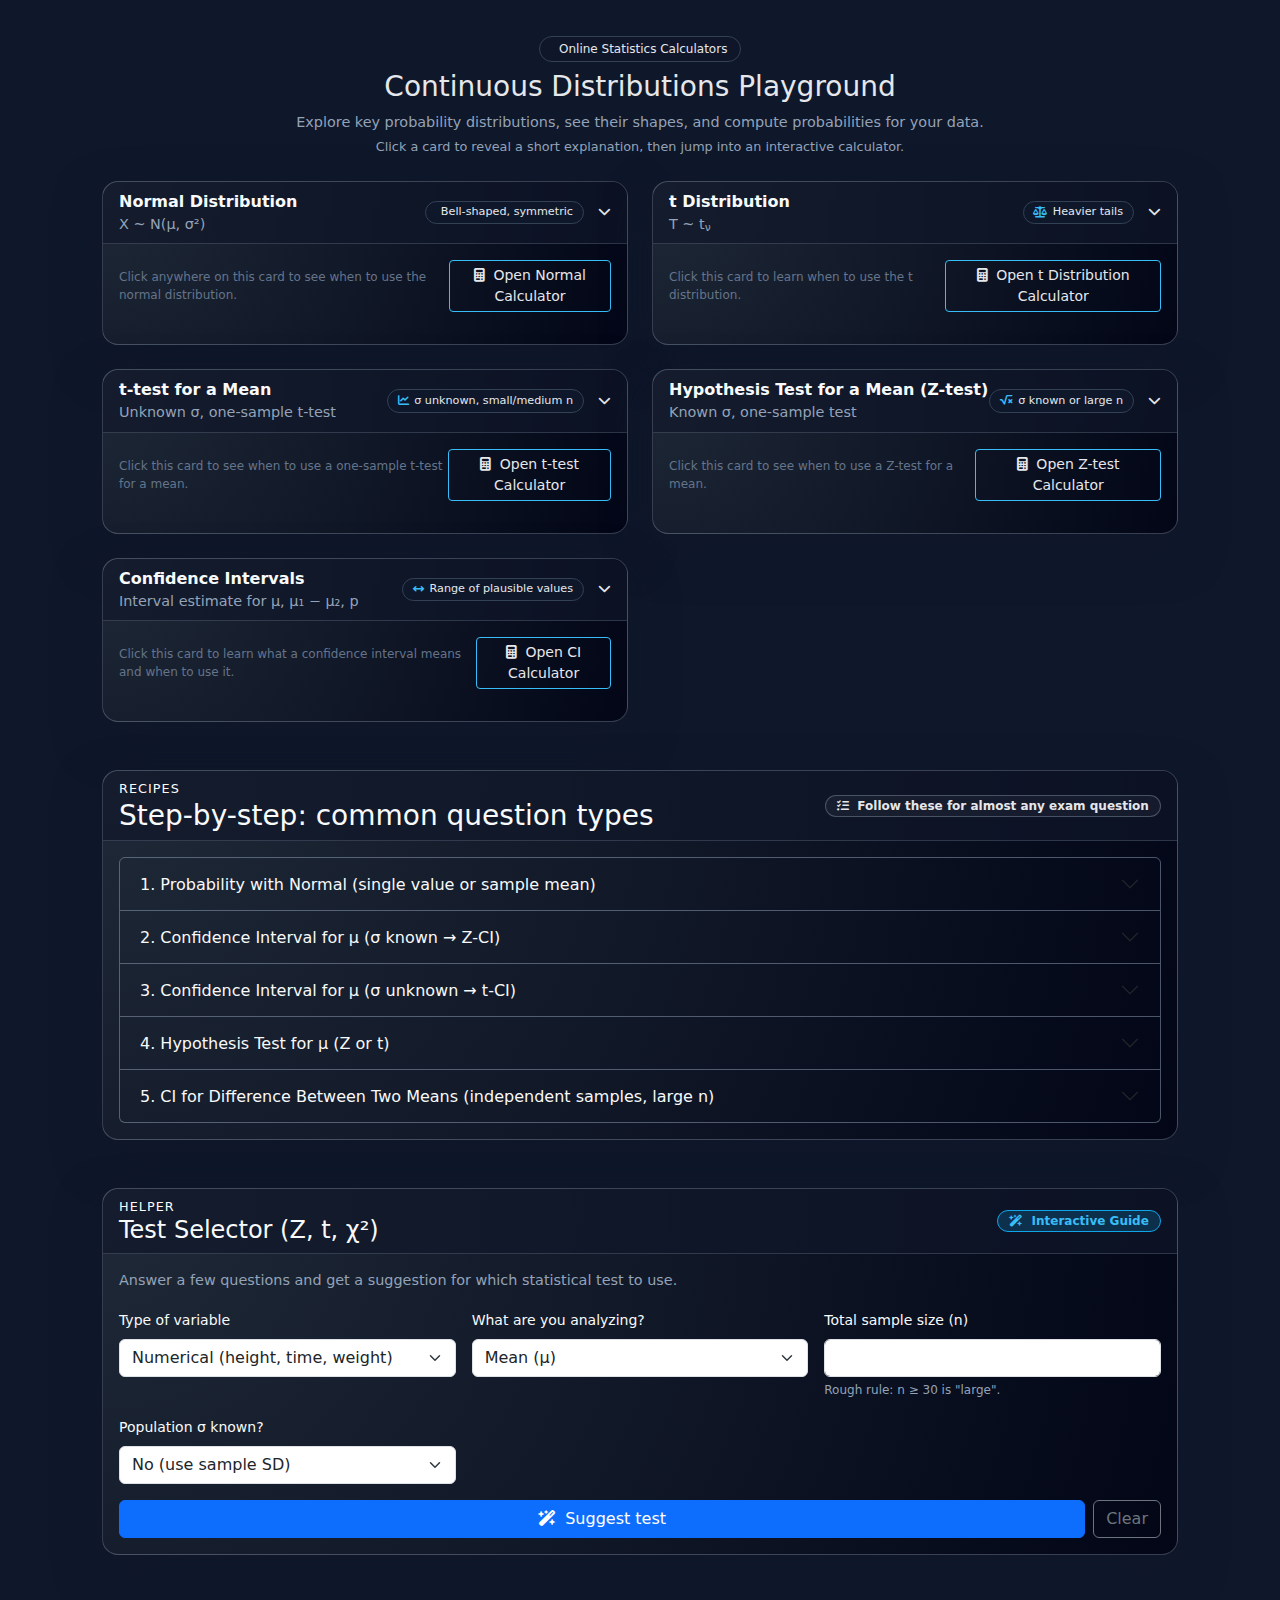
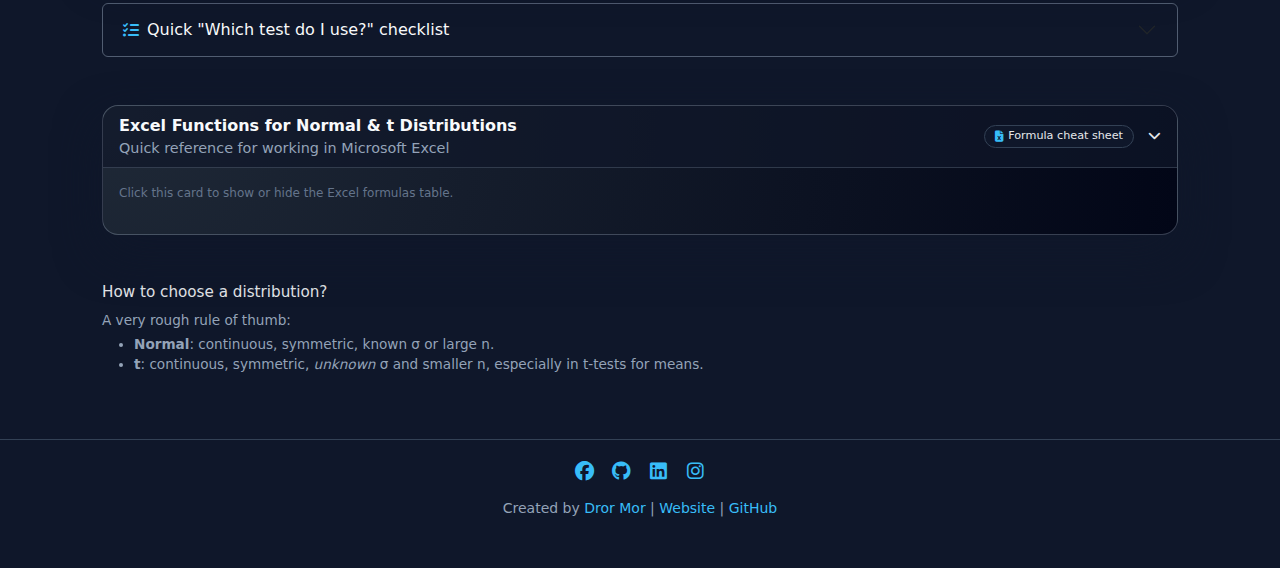
<file: index.html>
<!DOCTYPE html>
<html lang="en">
<head>
  <meta charset="UTF-8" />
  <meta name="viewport" content="width=device-width, initial-scale=1.0" />
  <title>Online Statistics Distributions</title>

  <!-- Bootstrap -->
  <link href="/css/bootstrap.min.css" rel="stylesheet"/>
  <script src="/js/bootstrap.bundle.min.js"></script>

  <!-- Font Awesome -->
  <link rel="stylesheet" href="/css/font-awesome.min.css"/>

  <!-- Custom styles -->
  <link rel="stylesheet" href="/css/Index_Style.css" />
</head>
<body>

<div class="container page-wrapper">
  <!-- Header / Hero -->
  <div class="text-center mb-4">
    <div class="hero-pill mb-2">
      <i class="fa-solid fa-sigma"></i>
      <span>Online Statistics Calculators</span>
    </div>
    <h1 class="h3 mb-2">Continuous Distributions Playground</h1>
    <p class="text-secondary mb-1">
      Explore key probability distributions, see their shapes, and compute probabilities for your data.
    </p>
    <p class="text-secondary" style="font-size:.8rem;">
      Click a card to reveal a short explanation, then jump into an interactive calculator.
    </p>
  </div>

  <!-- Cards grid -->
  <div class="row g-4">
    <!-- Normal distribution card -->
    <div class="col-md-6">
      <div class="card h-100 dist-card">
        <div class="card-header d-flex justify-content-between align-items-center">
          <div>
            <div class="fw-semibold">Normal Distribution</div>
            <div class="small text-secondary">X ~ N(μ, σ²)</div>
          </div>
          <div class="d-flex align-items-center gap-2">
            <span class="badge-tag">
              <i class="fa-solid fa-bell-curve"></i>
              <span>Bell-shaped, symmetric</span>
            </span>
            <i class="fa-solid fa-chevron-down dist-toggle-icon"></i>
          </div>
        </div>
        <div class="card-body dist-card-body">
          <div class="d-flex justify-content-between align-items-center">
            <p class="mb-0 dist-toggle-hint">
              Click anywhere on this card to see when to use the normal distribution.
            </p>
            <a href="Normal_Distribution_Calculator.html" class="btn btn-outline-light btn-sm" onclick="event.stopPropagation();">
              <i class="fa-solid fa-calculator me-1"></i>
              Open Normal Calculator
            </a>
          </div>

          <!-- Hidden explanation -->
          <div class="dist-details mt-3">
            <p class="text-secondary mb-2">
              The normal (Gaussian) distribution is the classic "bell curve". Many natural and measurement
              processes are approximately normal when lots of small, independent effects add up.
            </p>
            <h6 class="mb-1" style="font-size:.85rem;">Use it when:</h6>
            <ul>
              <li>Your variable is continuous and roughly symmetric around a mean.</li>
              <li>You know the population standard deviation <strong>σ</strong>, or your sample size is large (Central Limit Theorem).</li>
              <li>You want probabilities about <strong>sample means</strong> or standardized z-scores.</li>
            </ul>
            <h6 class="mb-1" style="font-size:.85rem;">Typical scenarios:</h6>
            <ul>
              <li>Heights, test scores, measurement errors.</li>
              <li>Quality control with known process variability.</li>
            </ul>
          </div>
        </div>
      </div>
    </div>

    <!-- t distribution card -->
    <div class="col-md-6">
      <div class="card h-100 dist-card">
        <div class="card-header d-flex justify-content-between align-items-center">
          <div>
            <div class="fw-semibold">t Distribution</div>
            <div class="small text-secondary">T ~ t<sub>ν</sub></div>
          </div>
          <div class="d-flex align-items-center gap-2">
            <span class="badge-tag">
              <i class="fa-solid fa-scale-balanced"></i>
              <span>Heavier tails</span>
            </span>
            <i class="fa-solid fa-chevron-down dist-toggle-icon"></i>
          </div>
        </div>
        <div class="card-body dist-card-body">
          <div class="d-flex justify-content-between align-items-center">
            <p class="mb-0 dist-toggle-hint">
              Click this card to learn when to use the t distribution.
            </p>
            <a href="t_distribution.html" class="btn btn-outline-light btn-sm" onclick="event.stopPropagation();">
              <i class="fa-solid fa-calculator me-1"></i>
              Open t Distribution Calculator
            </a>
          </div>

          <!-- Hidden explanation -->
          <div class="dist-details mt-3">
            <p class="text-secondary mb-2">
              The t distribution looks similar to the normal curve but with heavier tails,
              especially for small degrees of freedom ν. It is built for working with sample means
              when the population standard deviation is <strong>unknown</strong>.
            </p>
            <h6 class="mb-1" style="font-size:.85rem;">Use it when:</h6>
            <ul>
              <li>You have a <strong>small or moderate sample</strong> size.</li>
              <li>Population standard deviation is unknown – you estimate it from the sample.</li>
              <li>You're doing <strong>t-tests</strong> (one-sample, paired, or simple two-sample) on means.</li>
            </ul>
            <h6 class="mb-1" style="font-size:.85rem;">Typical scenarios:</h6>
            <ul>
              <li>Comparing an average to a known value with small n.</li>
              <li>Hypothesis testing on mean improvement in an experiment.</li>
            </ul>
          </div>
        </div>
      </div>
    </div>

    <!-- t-test Hypothesis Calculator card -->
    <div class="col-md-6">
      <div class="card h-100 dist-card">
        <div class="card-header d-flex justify-content-between align-items-center">
          <div>
            <div class="fw-semibold">t-test for a Mean</div>
            <div class="small text-secondary">Unknown σ, one-sample t-test</div>
          </div>
          <div class="d-flex align-items-center gap-2">
            <span class="badge-tag">
              <i class="fa-solid fa-chart-line"></i>
              <span>σ unknown, small/medium n</span>
            </span>
            <i class="fa-solid fa-chevron-down dist-toggle-icon"></i>
          </div>
        </div>

        <div class="card-body dist-card-body">
          <div class="d-flex justify-content-between align-items-center">
            <p class="mb-0 dist-toggle-hint">
              Click this card to see when to use a one-sample t-test for a mean.
            </p>
            <a
              href="T_Test_Calculator.html"
              class="btn btn-outline-light btn-sm"
              onclick="event.stopPropagation();"
            >
              <i class="fa-solid fa-calculator me-1"></i>
              Open t-test Calculator
            </a>
          </div>

          <!-- Hidden explanation (shown when card is unfolded) -->
          <div class="dist-details mt-3">
            <p class="text-secondary mb-2">
              Use the one-sample <strong>t-test</strong> when you compare a sample mean X̄ to a claimed value μ₀,
              the population standard deviation σ is <strong>unknown</strong>, and you estimate it with the
              sample standard deviation s.
            </p>

            <h6 class="mb-1" style="font-size:.85rem;">Use it when:</h6>
            <ul>
              <li>You test H₀: μ = μ₀ vs. H₁: μ &lt; μ₀, μ &gt; μ₀, or μ ≠ μ₀.</li>
              <li>Your data are roughly normal, or n is not tiny (e.g. n ≥ 20–30).</li>
              <li>The question does <strong>not</strong> give σ, only the sample sd s.</li>
            </ul>

            <h6 class="mb-1" style="font-size:.85rem;">Typical exam questions:</h6>
            <ul>
              <li>"A new diet is tested on 40 people. Is the average blood glucose lower than 100?"</li>
              <li>"Did a new teaching method change the average test grade?"</li>
            </ul>

            <h6 class="mb-1" style="font-size:.85rem;">What this calculator does:</h6>
            <ul>
              <li>Lets you choose <strong>left / right / two-tailed</strong> H₁ and significance level α.</li>
              <li>Computes the test statistic
                <span class="text-secondary">
                  t = (X̄ − μ₀) / (s / √n)
                </span>
                and the <strong>p-value</strong>.
              </li>
              <li>Shows the <strong>critical t-value(s)</strong>, the rejection region, and a clear
                  conclusion about H₀ in words.</li>
            </ul>
          </div>
        </div>
      </div>
    </div>

    <!-- Z-test Hypothesis Calculator card -->
    <div class="col-md-6">
      <div class="card h-100 dist-card">
        <div class="card-header d-flex justify-content-between align-items-center">
          <div>
            <div class="fw-semibold">Hypothesis Test for a Mean (Z-test)</div>
            <div class="small text-secondary">Known σ, one-sample test</div>
          </div>
          <div class="d-flex align-items-center gap-2">
            <span class="badge-tag">
              <i class="fa-solid fa-square-root-variable"></i>
              <span>σ known or large n</span>
            </span>
            <i class="fa-solid fa-chevron-down dist-toggle-icon"></i>
          </div>
        </div>

        <div class="card-body dist-card-body">
          <div class="d-flex justify-content-between align-items-center">
            <p class="mb-0 dist-toggle-hint">
              Click this card to see when to use a Z-test for a mean.
            </p>
            <a
              href="Hypothesis_Testing_Calculator.html"
              class="btn btn-outline-light btn-sm"
              onclick="event.stopPropagation();"
            >
              <i class="fa-solid fa-calculator me-1"></i>
              Open Z-test Calculator
            </a>
          </div>

          <!-- Hidden explanation -->
          <div class="dist-details mt-3">
            <p class="text-secondary mb-2">
              Use a one-sample <strong>Z-test</strong> when you compare a sample mean X̄ to a claimed value μ₀,
              and the population standard deviation <strong>σ is known</strong> (or n is large and the exercise
              tells you to treat it like known).
            </p>

            <h6 class="mb-1" style="font-size:.85rem;">Use it when:</h6>
            <ul>
              <li>You are testing H₀: μ = μ₀ vs. H₁: μ &lt; μ₀, μ &gt; μ₀, or μ ≠ μ₀.</li>
              <li>The question gives you σ explicitly, or sample size is large (e.g. n ≥ 30).</li>
              <li>The data come from a roughly normal population or from many small independent effects.</li>
            </ul>

            <h6 class="mb-1" style="font-size:.85rem;">Typical exam questions:</h6>
            <ul>
              <li>"The mean waiting time is 10 minutes with σ = 5. A new system is tested on 40 calls – did the mean waiting time decrease?"</li>
              <li>"The national mean grade is 74.5 with σ = 8. A new method gets X̄ = 75.9 for n = 100. Is the improvement significant?"</li>
            </ul>

            <h6 class="mb-1" style="font-size:.85rem;">What this calculator does:</h6>
            <ul>
              <li>Lets you choose the <strong>alternative hypothesis</strong> (left / right / two-tailed) and α.</li>
              <li>Uses
                <span class="text-secondary">
                  Z = (X̄ − μ₀) / (σ / √n)
                </span>
                to compute the test statistic and the <strong>p-value</strong>.
              </li>
              <li>Shows the <strong>critical Z value(s)</strong>, the rejection region for X̄, and a full
                  step-by-step explanation and conclusion about H₀.</li>
            </ul>
          </div>
        </div>
      </div>
    </div>

    <!-- Confidence Interval card -->
    <div class="col-md-6">
      <div class="card h-100 dist-card">
        <div class="card-header d-flex justify-content-between align-items-center">
          <div>
            <div class="fw-semibold">Confidence Intervals</div>
            <div class="small text-secondary">Interval estimate for μ, μ₁ − μ₂, p</div>
          </div>
          <div class="d-flex align-items-center gap-2">
            <span class="badge-tag">
              <i class="fa-solid fa-arrows-left-right"></i>
              <span>Range of plausible values</span>
            </span>
            <i class="fa-solid fa-chevron-down dist-toggle-icon"></i>
          </div>
        </div>
        <div class="card-body dist-card-body">
          <div class="d-flex justify-content-between align-items-center">
            <p class="mb-0 dist-toggle-hint">
              Click this card to learn what a confidence interval means and when to use it.
            </p>
            <a
              href="Confidence_Interval_Calculator.html"
              class="btn btn-outline-light btn-sm"
              onclick="event.stopPropagation();"
            >
              <i class="fa-solid fa-calculator me-1"></i>
              Open CI Calculator
            </a>
          </div>

          <!-- Hidden explanation -->
          <div class="dist-details mt-3">
            <p class="text-secondary mb-2">
              A confidence interval doesn't give one "perfect" estimate. Instead, it gives a
              <strong>range of plausible values</strong> for a population parameter (like a mean or
              a difference between two means), based on your sample data.
            </p>

            <h6 class="mb-1" style="font-size:.85rem;">Use it when:</h6>
            <ul>
              <li>You want to <strong>estimate</strong> a parameter (μ, μ₁ − μ₂, or p), not just test a hypothesis.</li>
              <li>You have a sample mean (or difference of means) and a standard deviation and sample size.</li>
              <li>You want to combine your sample information with a chosen confidence level
                  (e.g. 95%, 98%) to get a <strong>lower and upper bound</strong>.</li>
            </ul>

            <h6 class="mb-1" style="font-size:.85rem;">What it tells you:</h6>
            <ul>
              <li>The point estimate (like X̄ or X̄₁ − X̄₂).</li>
              <li>The <strong>standard error</strong> and <strong>margin of error</strong> (how much random variation to expect).</li>
              <li>A final interval: <strong>estimate ± margin of error</strong>, which you interpret as
                  "We are C% confident that the true parameter lies between these two values".</li>
            </ul>

            <h6 class="mb-1" style="font-size:.85rem;">Connections to other cards:</h6>
            <ul>
              <li>For large samples or known σ → CI uses the <strong>Z distribution</strong> (Normal card).</li>
              <li>For unknown σ with smaller n → CI uses the <strong>t distribution</strong> (t card).</li>
              <li>For two samples, the CI can compare <strong>μ₁ − μ₂</strong> (e.g. men vs women, engineers vs programmers).</li>
            </ul>
          </div>
        </div>
      </div>
    </div>
  </div> <!-- /row -->

  <!-- Step-by-step recipes -->
  <section class="mb-5 mt-5">
    <div class="card">
      <div class="card-header d-flex justify-content-between align-items-center">
        <div>
          <div class="pill-title">RECIPES</div>
          <h3 class="mb-0">Step-by-step: common question types</h3>
        </div>
        <span class="badge badge-pill badge-steps">
          <i class="fa-solid fa-list-check me-1"></i>
          Follow these for almost any exam question
        </span>
      </div>
      <div class="card-body">
        <div class="accordion" id="recipesAccordion">
          <!-- Probability with Normal -->
          <div class="accordion-item bg-transparent text-light border-soft">
            <h2 class="accordion-header" id="headingProb">
              <button
                class="accordion-button collapsed bg-transparent text-light"
                type="button"
                data-bs-toggle="collapse"
                data-bs-target="#collapseProb"
                aria-expanded="false"
                aria-controls="collapseProb"
              >
                1. Probability with Normal (single value or sample mean)
              </button>
            </h2>
            <div
              id="collapseProb"
              class="accordion-collapse collapse"
              aria-labelledby="headingProb"
              data-bs-parent="#recipesAccordion"
            >
              <div class="accordion-body">
                <p class="mb-2">
                  <strong>Goal examples:</strong> "What is the probability a person weighs more than 80 kg?"  
                  "What is the probability that the <strong>average</strong> waiting time is less than 10 minutes?"
                </p>
                <ol class="list-unstyled list-steps">
                  <li>
                    <span class="step-number">1</span>
                    <strong>Identify what is random.</strong><br />
                    Are you talking about:
                    <ul class="mb-1">
                      <li>a <strong>single observation</strong> X (one passenger, one score), or</li>
                      <li>a <strong>sample mean</strong> X̄ (average of n people)?</li>
                    </ul>
                    <span class="text-soft">Look for words like "a randomly chosen person" (X) vs. "the average of 200 people" (X̄).</span>
                  </li>
                  <li>
                    <span class="step-number">2</span>
                    <strong>Write the distribution.</strong><br />
                    Single: X ~ N(μ, σ).<br />
                    Sample mean: X̄ ~ N( μ, σ / √n ).
                  </li>
                  <li>
                    <span class="step-number">3</span>
                    <strong>Standardize to Z.</strong>
                    <div class="formula mt-1 mb-1">
                      Z = ( a − μ ) / σ &nbsp; or &nbsp; Z = ( a − μ ) / ( σ / √n )
                    </div>
                    <span class="text-soft">"a" is the cutoff value from the question (e.g., 18.5 kg, 10 minutes).</span>
                  </li>
                  <li>
                    <span class="step-number">4</span>
                    <strong>Draw a quick sketch.</strong><br />
                    Draw a bell curve, mark μ in the center, mark your cutoff a, and shade the area you want (left/right/between).  
                    <span class="text-soft">This helps prevent mixing up "above" and "below".</span>
                  </li>
                  <li>
                    <span class="step-number">5</span>
                    <strong>Use Z-table or your calculator.</strong><br />
                    <ul class="mb-1">
                      <li>For P(X &lt; a): use Φ(Z).</li>
                      <li>For P(X &gt; a): use 1 − Φ(Z).</li>
                      <li>For P(a &lt; X &lt; b): compute two Z values and do Φ(Zb) − Φ(Za).</li>
                    </ul>
                  </li>
                  <li>
                    <span class="step-number">6</span>
                    <strong>Write a sentence in words.</strong><br />
                    Example: "There is about a 3.8% chance that the average luggage weight is above 18.5 kg."
                  </li>
                </ol>
              </div>
            </div>
          </div>

          <!-- CI known sigma (Z) -->
          <div class="accordion-item bg-transparent text-light border-soft">
            <h2 class="accordion-header" id="headingZCI">
              <button
                class="accordion-button collapsed bg-transparent text-light"
                type="button"
                data-bs-toggle="collapse"
                data-bs-target="#collapseZCI"
                aria-expanded="false"
                aria-controls="collapseZCI"
              >
                2. Confidence Interval for μ (σ known → Z-CI)
              </button>
            </h2>
            <div
              id="collapseZCI"
              class="accordion-collapse collapse"
              aria-labelledby="headingZCI"
              data-bs-parent="#recipesAccordion"
            >
              <div class="accordion-body">
                <p class="mb-2">
                  A confidence interval gives a <strong>range of plausible values</strong> for the true mean μ,
                  based on your sample.
                </p>
                <p class="mb-1"><strong>Use this version when σ is known (rare in practice, but common in exercises).</strong></p>
                <p class="mb-1"><strong>Formula:</strong></p>
                <div class="formula mb-2">
                  CI: X̄ ± z<sub>α/2</sub> · ( σ / √n )
                </div>

                <ol class="list-unstyled list-steps">
                  <li>
                    <span class="step-number">1</span>
                    <strong>Write down the sample summary.</strong><br />
                    Identify X̄ (sample mean), σ (given by the question), and n (sample size).
                  </li>
                  <li>
                    <span class="step-number">2</span>
                    <strong>Choose the confidence level.</strong><br />
                    Example: 95% confidence → α = 0.05 → α/2 = 0.025.  
                    Then find z<sub>α/2</sub> from the Z-table (95% → 1.96).
                  </li>
                  <li>
                    <span class="step-number">3</span>
                    <strong>Compute the standard error.</strong><br />
                    SE = σ / √n.  
                    <span class="text-soft">This is the typical "error size" of the sample mean.</span>
                  </li>
                  <li>
                    <span class="step-number">4</span>
                    <strong>Compute the margin of error.</strong><br />
                    ME = z<sub>α/2</sub> × SE.
                  </li>
                  <li>
                    <span class="step-number">5</span>
                    <strong>Build the interval.</strong><br />
                    CI = ( X̄ − ME, X̄ + ME ).
                  </li>
                  <li>
                    <span class="step-number">6</span>
                    <strong>Interpret in context.</strong><br />
                    "We are 95% confident that the true mean waiting time is between ___ and ___ minutes."
                  </li>
                </ol>
              </div>
            </div>
          </div>

          <!-- CI unknown sigma (t) -->
          <div class="accordion-item bg-transparent text-light border-soft">
            <h2 class="accordion-header" id="headingTCI">
              <button
                class="accordion-button collapsed bg-transparent text-light"
                type="button"
                data-bs-toggle="collapse"
                data-bs-target="#collapseTCI"
                aria-expanded="false"
                aria-controls="collapseTCI"
              >
                3. Confidence Interval for μ (σ unknown → t-CI)
              </button>
            </h2>
            <div
              id="collapseTCI"
              class="accordion-collapse collapse"
              aria-labelledby="headingTCI"
              data-bs-parent="#recipesAccordion"
            >
              <div class="accordion-body">
                <p class="mb-2">
                  This is the <strong>most common CI in real life</strong>:
                  we estimate μ using X̄ when σ is unknown and we only have the sample sd s.
                </p>
                <p class="mb-1"><strong>Formula:</strong></p>
                <div class="formula mb-2">
                  CI: X̄ ± t<sub>α/2, df</sub> · ( s / √n ),&nbsp;&nbsp; df = n − 1
                </div>

                <ol class="list-unstyled list-steps">
                  <li>
                    <span class="step-number">1</span>
                    <strong>Write down the sample summary.</strong><br />
                    X̄ (sample mean), s (sample sd), n (sample size).
                  </li>
                  <li>
                    <span class="step-number">2</span>
                    <strong>Find degrees of freedom.</strong><br />
                    df = n − 1.  
                    Then use df to find t<sub>α/2, df</sub> from the t-table or calculator.
                  </li>
                  <li>
                    <span class="step-number">3</span>
                    <strong>Compute the standard error.</strong><br />
                    SE = s / √n.
                  </li>
                  <li>
                    <span class="step-number">4</span>
                    <strong>Compute the margin of error.</strong><br />
                    ME = t<sub>α/2, df</sub> × SE.
                  </li>
                  <li>
                    <span class="step-number">5</span>
                    <strong>Build the interval.</strong><br />
                    CI = ( X̄ − ME, X̄ + ME ).
                  </li>
                  <li>
                    <span class="step-number">6</span>
                    <strong>Interpret clearly.</strong><br />
                    Example: "We are 95% confident that the true average waiting time for all customers
                    is between 11.16 and 12.85 minutes."
                  </li>
                </ol>
              </div>
            </div>
          </div>

          <!-- Hypothesis tests -->
          <div class="accordion-item bg-transparent text-light border-soft">
            <h2 class="accordion-header" id="headingTests">
              <button
                class="accordion-button collapsed bg-transparent text-light"
                type="button"
                data-bs-toggle="collapse"
                data-bs-target="#collapseTests"
                aria-expanded="false"
                aria-controls="collapseTests"
              >
                4. Hypothesis Test for μ (Z or t)
              </button>
            </h2>
            <div
              id="collapseTests"
              class="accordion-collapse collapse"
              aria-labelledby="headingTests"
              data-bs-parent="#recipesAccordion"
            >
              <div class="accordion-body">
                <p class="mb-2">
                  A hypothesis test answers: <strong>"Is the observed difference big enough to be unlikely
                  by chance?"</strong>
                </p>
                <p class="mb-1">
                  Use the same 4-step structure every time. The only difference is whether you plug into the Z formula or the t formula.
                </p>
                <ol class="list-unstyled list-steps">
                  <li>
                    <span class="step-number">1</span>
                    <strong>State the hypotheses.</strong><br />
                    Null (no effect): H₀: μ = μ₀.<br />
                    Alternative (what you're testing):<br />
                    &nbsp;&nbsp;• H₁: μ ≠ μ₀ (two-sided – "different")<br />
                    &nbsp;&nbsp;• H₁: μ &gt; μ₀ (right-tailed – "bigger")<br />
                    &nbsp;&nbsp;• H₁: μ &lt; μ₀ (left-tailed – "smaller")
                  </li>
                  <li>
                    <span class="step-number">2</span>
                    <strong>Choose the test statistic.</strong><br />
                    Decide if σ is known or unknown:
                    <ul class="mb-1">
                      <li><strong>σ known → Z-test:</strong></li>
                    </ul>
                    <div class="formula mt-1 mb-1">
                      Z = ( X̄ − μ₀ ) / ( σ / √n )
                    </div>
                    <ul class="mb-1">
                      <li><strong>σ unknown → t-test:</strong></li>
                    </ul>
                    <div class="formula mt-1 mb-1">
                      T = ( X̄ − μ₀ ) / ( s / √n ), &nbsp; df = n − 1
                    </div>
                    <span class="text-soft">This step is basically: "Which formula do I plug into?"</span>
                  </li>
                  <li>
                    <span class="step-number">3</span>
                    <strong>Compute the test statistic &amp; p-value.</strong><br />
                    <ul class="mb-1">
                      <li>Compute Z or T using your data.</li>
                      <li>Use the Z or t distribution to get the p-value:
                        <ul>
                          <li>Two-sided: p = 2 × P(|Z| &gt; |z<sub>obs</sub>|) or 2 × P(|T| &gt; |t<sub>obs</sub>|).</li>
                          <li>Right-tailed: p = P(Z &gt; z<sub>obs</sub>) or P(T &gt; t<sub>obs</sub>).</li>
                          <li>Left-tailed: p = P(Z &lt; z<sub>obs</sub>) or P(T &lt; t<sub>obs</sub>).</li>
                        </ul>
                      </li>
                    </ul>
                  </li>
                  <li>
                    <span class="step-number">4</span>
                    <strong>Compare p to α and conclude.</strong><br />
                    <ul class="mb-1">
                      <li>If p ≤ α → <strong>reject H₀</strong> (the result is statistically significant).</li>
                      <li>If p &gt; α → <strong>fail to reject H₀</strong> (not enough evidence).</li>
                    </ul>
                    Then write a sentence in context, for example:<br />
                    "At the 5% significance level, there <strong>is</strong> evidence that the new system
                    has a different average waiting time than 10 minutes."<br />
                    or<br />
                    "At the 5% level, there <strong>is not</strong> enough evidence to say that the mean
                    is larger than 18 kg."
                  </li>
                </ol>
              </div>
            </div>
          </div>

          <!-- CI for difference between two means -->
          <div class="accordion-item bg-transparent text-light border-soft">
            <h2 class="accordion-header" id="headingDiffCI">
              <button
                class="accordion-button collapsed bg-transparent text-light"
                type="button"
                data-bs-toggle="collapse"
                data-bs-target="#collapseDiffCI"
                aria-expanded="false"
                aria-controls="collapseDiffCI"
              >
                5. CI for Difference Between Two Means (independent samples, large n)
              </button>
            </h2>
            <div
              id="collapseDiffCI"
              class="accordion-collapse collapse"
              aria-labelledby="headingDiffCI"
              data-bs-parent="#recipesAccordion"
            >
              <div class="accordion-body">
                <p class="mb-2">
                  Use this when you compare <strong>two independent groups</strong> (e.g. software engineers vs. JAVA programmers)
                  and want a CI for μ<sub>1</sub> − μ<sub>2</sub>.
                </p>
                <p class="mb-1"><strong>Formula (large samples):</strong></p>
                <div class="formula mb-2">
                  CI: ( X̄<sub>1</sub> − X̄<sub>2</sub> ) ± z<sub>α/2</sub> · √( s<sub>1</sub>² / n<sub>1</sub> + s<sub>2</sub>² / n<sub>2</sub> )
                </div>

                <ol class="list-unstyled list-steps">
                  <li>
                    <span class="step-number">1</span>
                    <strong>Define the groups and order.</strong><br />
                    Decide who is group 1 and who is group 2 (e.g. 1 = engineers, 2 = JAVA programmers).  
                    You are estimating μ<sub>1</sub> − μ<sub>2</sub>, so keep this order consistent.
                  </li>
                  <li>
                    <span class="step-number">2</span>
                    <strong>Write the sample summaries.</strong><br />
                    For each group: n<sub>1</sub>, X̄<sub>1</sub>, s<sub>1</sub> and n<sub>2</sub>, X̄<sub>2</sub>, s<sub>2</sub>.
                  </li>
                  <li>
                    <span class="step-number">3</span>
                    <strong>Compute the point estimate.</strong><br />
                    d̂ = X̄<sub>1</sub> − X̄<sub>2</sub> (the observed difference between the sample means).
                  </li>
                  <li>
                    <span class="step-number">4</span>
                    <strong>Compute the standard error of the difference.</strong><br />
                    SE<sub>diff</sub> = √( s<sub>1</sub>² / n<sub>1</sub> + s<sub>2</sub>² / n<sub>2</sub> ).  
                    <span class="text-soft">Square each sd, divide by its n, add, then take the square root.</span>
                  </li>
                  <li>
                    <span class="step-number">5</span>
                    <strong>Find z<sub>α/2</sub> and the margin of error.</strong><br />
                    Pick the confidence level (e.g. 95% → z<sub>α/2</sub> = 1.96).<br />
                    ME = z<sub>α/2</sub> × SE<sub>diff</sub>.
                  </li>
                  <li>
                    <span class="step-number">6</span>
                    <strong>Build the interval.</strong><br />
                    CI = ( d̂ − ME, d̂ + ME ).
                  </li>
                  <li>
                    <span class="step-number">7</span>
                    <strong>Interpret in context.</strong><br />
                    Example: "With 95% confidence, software engineers earn between 404 NIS and 2,596 NIS
                    <strong>more</strong> on average than JAVA programmers (same experience)."<br />
                    <span class="text-soft">If the entire CI is above 0 → group 1 mean > group 2 mean (significant difference).</span>
                  </li>
                </ol>
              </div>
            </div>
          </div>
        </div>
      </div>
    </div>
  </section>

  <!-- Test Selector Helper Widget (Z / t / χ²) -->
  <section class="mb-5 mt-5">
    <div class="card">
      <div class="card-header d-flex justify-content-between align-items-center">
        <div>
          <div class="pill-title">HELPER</div>
          <h4 class="mb-0">Test Selector (Z, t, χ²)</h4>
        </div>
        <span class="badge badge-pill" style="background-color:rgba(14,165,233,0.2);border:1px solid #0ea5e9;color:#38bdf8;">
          <i class="fa-solid fa-wand-magic-sparkles me-1"></i>
          Interactive Guide
        </span>
      </div>
      <div class="card-body">
        <p class="text-secondary mb-3">
          Answer a few questions and get a suggestion for which statistical test to use.
        </p>

        <!-- Inputs -->
        <div class="row g-3">
          <!-- Variable type -->
          <div class="col-md-4">
            <label class="form-label small">Type of variable</label>
            <select id="tsVarType" class="form-select">
              <option value="numerical" selected>Numerical (height, time, weight)</option>
              <option value="categorical">Categorical (yes/no, colors, brands)</option>
            </select>
          </div>

          <!-- Measurement focus (for numerical) -->
          <div class="col-md-4" id="tsMeasureWrapper">
            <label class="form-label small">What are you analyzing?</label>
            <select id="tsMeasureType" class="form-select">
              <option value="mean" selected>Mean (μ)</option>
              <option value="proportion">Proportion (p)</option>
            </select>
          </div>

          <!-- Sample size (for numerical) -->
          <div class="col-md-4" id="tsNWrapper">
            <label class="form-label small">Total sample size (n)</label>
            <input id="tsSampleSize" type="number" min="1" step="1" class="form-control" />
            <div class="form-text text-secondary" style="font-size:.75rem;">
              Rough rule: n ≥ 30 is "large".
            </div>
          </div>

          <!-- Sigma known? (for numerical mean) -->
          <div class="col-md-4" id="tsSigmaWrapper">
            <label class="form-label small">Population σ known?</label>
            <select id="tsSigmaKnown" class="form-select">
              <option value="no" selected>No (use sample SD)</option>
              <option value="yes">Yes (given in the question)</option>
            </select>
          </div>

          <!-- Categorical scenario -->
          <div class="col-md-8" id="tsCatWrapper" style="display:none;">
            <label class="form-label small">What is your question about categories?</label>
            <select id="tsCatScenario" class="form-select">
              <option value="gof" selected>
                Compare observed counts to a claimed distribution (Goodness-of-fit)
              </option>
              <option value="independence">
                Check association between two variables (Independence in contingency table)
              </option>
            </select>
          </div>
        </div>

        <div class="d-flex gap-2 mt-3">
          <button id="tsSuggestBtn" class="btn btn-primary flex-grow-1">
            <i class="fa-solid fa-wand-magic-sparkles me-1"></i> Suggest test
          </button>
          <button id="tsClearBtn" class="btn btn-outline-secondary">
            Clear
          </button>
        </div>

        <!-- Suggestion output -->
        <div id="tsSuggestionBox" class="mini-example mt-3" style="display:none;">
          <div class="fw-semibold mb-1">✓ Suggested test:</div>
          <div id="tsSuggestionMain" class="mb-1" style="color:#0ea5e9;font-weight:500;"></div>
          <div id="tsSuggestionDetails" class="small text-secondary"></div>
        </div>

        <div id="tsErrorBox" class="alert alert-warning mt-3" style="display:none;"></div>
      </div>
    </div>
  </section>

  <!-- Quick "Which test do I use?" checklist accordion -->
  <section class="mb-5">
    <div class="accordion" id="whichTestAccordion">
      <div class="accordion-item bg-transparent text-light border-soft">
        <h2 class="accordion-header" id="whichTestHeading">
          <button
            class="accordion-button collapsed bg-transparent text-light"
            type="button"
            data-bs-toggle="collapse"
            data-bs-target="#whichTestCollapse"
            aria-expanded="false"
            aria-controls="whichTestCollapse"
          >
            <i class="fa-solid fa-list-check me-2" style="color:#38bdf8;"></i>
            Quick "Which test do I use?" checklist
          </button>
        </h2>
        <div
          id="whichTestCollapse"
          class="accordion-collapse collapse"
          aria-labelledby="whichTestHeading"
          data-bs-parent="#whichTestAccordion"
        >
          <div class="accordion-body">
            <ol class="list-unstyled list-steps">
              <li>
                <span class="step-number">1</span>
                <strong>Is the variable numerical or categorical?</strong><br>
                • Numerical (height, time, weight) → think <strong>Z</strong> or <strong>t</strong>.<br>
                • Categorical counts (yes/no, colors, brands) → think <strong>χ²</strong>.
              </li>
              <li>
                <span class="step-number">2</span>
                <strong>If numerical and you're dealing with a mean:</strong><br>
                • Population σ known (or large n and your teacher says to treat it like known) → use a
                <strong>Z-test / Z-confidence interval for μ</strong>.<br>
                • Population σ unknown → use a <strong>t-test / t-confidence interval for μ</strong>.
              </li>
              <li>
                <span class="step-number">3</span>
                <strong>If numerical and you're dealing with a proportion:</strong><br>
                • Large sample (n·p and n·(1−p) reasonably big) → use a <strong>Z-test / Z-CI for p</strong>.<br>
                • Very small sample → consider <strong>exact/binomial methods</strong> (often beyond intro courses).
              </li>
              <li>
                <span class="step-number">4</span>
                <strong>If categorical:</strong><br>
                • Comparing observed frequencies to expected distribution (e.g. dice fairness)? →
                <strong>χ² goodness-of-fit</strong> test.<br>
                • Testing association between two categorical variables (e.g. gender vs smoking)? →
                <strong>χ² test of independence</strong>.
              </li>
            </ol>
          </div>
        </div>
      </div>
    </div>
  </section>

  <!-- Excel functions reference card -->
  <div class="mt-4">
    <div class="card dist-card">
      <div class="card-header d-flex justify-content-between align-items-center">
        <div>
          <div class="fw-semibold">Excel Functions for Normal &amp; t Distributions</div>
          <div class="small text-secondary">Quick reference for working in Microsoft Excel</div>
        </div>
        <div class="d-flex align-items-center gap-2">
          <span class="badge-tag">
            <i class="fa-solid fa-file-excel"></i>
            <span>Formula cheat sheet</span>
          </span>
          <i class="fa-solid fa-chevron-down dist-toggle-icon"></i>
        </div>
      </div>
      <div class="card-body">
        <p class="mb-0 dist-toggle-hint">
          Click this card to show or hide the Excel formulas table.
        </p>

        <div class="dist-details mt-3">
          <p class="text-secondary mb-3" style="font-size:.85rem;">
            Use these built-in Excel functions to compute probabilities, densities and critical values
            that match the calculators above.
          </p>

          <div class="table-responsive">
            <table class="table table-sm table-dark align-middle mb-0">
              <thead>
                <tr>
                  <th style="width:12%;">Distribution</th>
                  <th style="width:26%;">Excel function</th>
                  <th style="width:32%;">What it does</th>
                  <th style="width:30%;">Key arguments</th>
                </tr>
              </thead>
              <tbody>
                <!-- Normal distribution -->
                <tr>
                  <td><strong>Normal</strong></td>
                  <td><code>=NORM.S.DIST(z, cumulative)</code></td>
                  <td>
                    Standard normal distribution (mean 0, σ=1). Returns PDF or CDF.
                  </td>
                  <td>
                    <code>z</code> – z-score<br/>
                    <code>cumulative</code> – <code>TRUE</code> for CDF P(Z ≤ z), <code>FALSE</code> for PDF f(z)
                  </td>
                </tr>
                <tr>
                  <td><strong>Normal</strong></td>
                  <td><code>=NORM.S.INV(probability)</code></td>
                  <td>
                    Inverse standard normal. Returns z such that P(Z ≤ z) = probability.
                  </td>
                  <td>
                    <code>probability</code> – left-tail probability between 0 and 1
                  </td>
                </tr>
                <tr>
                  <td><strong>Normal</strong></td>
                  <td><code>=NORM.DIST(x, mean, sd, cumulative)</code></td>
                  <td>
                    Normal distribution with arbitrary mean and σ. PDF or CDF.
                  </td>
                  <td>
                    <code>x</code> – value<br/>
                    <code>mean</code> – μ<br/>
                    <code>sd</code> – σ (&gt;0)<br/>
                    <code>cumulative</code> – <code>TRUE</code> for CDF, <code>FALSE</code> for PDF
                  </td>
                </tr>
                <tr>
                  <td><strong>Normal</strong></td>
                  <td><code>=NORM.INV(prob, mean, sd)</code></td>
                  <td>
                    Inverse normal. Returns x such that P(X ≤ x) = prob.
                  </td>
                  <td>
                    <code>prob</code> – left-tail probability<br/>
                    <code>mean</code> – μ, <code>sd</code> – σ
                  </td>
                </tr>

                <!-- t distribution -->
                <tr>
                  <td><strong>t Distribution</strong></td>
                  <td><code>=T.DIST(x, deg_freedom, cumulative)</code></td>
                  <td>
                    Left-tail t distribution with ν degrees of freedom (PDF or CDF).
                  </td>
                  <td>
                    <code>x</code> – t-statistic<br/>
                    <code>deg_freedom</code> – ν (&gt;0)<br/>
                    <code>cumulative</code> – <code>TRUE</code> for CDF P(T ≤ x), <code>FALSE</code> for PDF
                  </td>
                </tr>
                <tr>
                  <td><strong>t Distribution</strong></td>
                  <td><code>=T.DIST.RT(x, deg_freedom)</code></td>
                  <td>
                    Right-tail probability P(T &gt; x) for a t distribution.
                  </td>
                  <td>
                    <code>x</code> – t-statistic<br/>
                    <code>deg_freedom</code> – ν
                  </td>
                </tr>
                <tr>
                  <td><strong>t Distribution</strong></td>
                  <td><code>=T.DIST.2T(x, deg_freedom)</code></td>
                  <td>
                    Two-tailed probability P(|T| &gt; |x|).
                  </td>
                  <td>
                    <code>x</code> – |t| value<br/>
                    <code>deg_freedom</code> – ν
                  </td>
                </tr>
                <tr>
                  <td><strong>t Distribution</strong></td>
                  <td><code>=T.INV(probability, deg_freedom)</code></td>
                  <td>
                    Inverse left-tail t: returns t such that P(T ≤ t) = probability.
                  </td>
                  <td>
                    <code>probability</code> – left-tail probability<br/>
                    <code>deg_freedom</code> – ν
                  </td>
                </tr>
                <tr>
                  <td><strong>t Distribution</strong></td>
                  <td><code>=T.INV.2T(probability, deg_freedom)</code></td>
                  <td>
                    Two-tailed critical value: returns t with total tail area = probability.
                  </td>
                  <td>
                    <code>probability</code> – total two-sided tail area (e.g. 0.05)<br/>
                    <code>deg_freedom</code> – ν
                  </td>
                </tr>
              </tbody>
            </table>
          </div>
        </div> <!-- /dist-details -->
      </div>
    </div>
  </div>

  
  <!-- Quick navigation / rule of thumb -->
  <div class="mt-5">
    <h5 class="mb-2" style="font-size:.95rem;">How to choose a distribution?</h5>
    <p class="text-secondary mb-1" style="font-size:.85rem;">
      A very rough rule of thumb:
    </p>
    <ul class="text-secondary" style="font-size:.85rem;">
      <li><strong>Normal</strong>: continuous, symmetric, known σ or large n.</li>
      <li><strong>t</strong>: continuous, symmetric, <em>unknown</em> σ and smaller n, especially in t-tests for means.</li>
    </ul>
  </div>
</div>

<footer>
  <div class="hm-foot-icon mb-2">
    <a href="https://www.facebook.com/dror.mor.9" target="_blank"><i class="fab fa-facebook"></i></a>
    <a href="https://github.com/ColgateSmile" target="_blank"><i class="fab fa-github"></i></a>
    <a href="https://www.linkedin.com/in/dror-mor-%D7%93%D7%A8%D7%95%D7%A8-%D7%9E%D7%95%D7%A8-90865a201/" target="_blank"><i class="fab fa-linkedin"></i></a>
    <a href="https://www.instagram.com/drmor1994/" target="_blank"><i class="fab fa-instagram"></i></a>
  </div>
  <small>
    Created by <span style="color:#38bdf8;">Dror Mor</span> |
    <a href="https://colgatesmile.github.io/DrorMorResume/" target="_blank">Website</a> |
    <a href="https://github.com/ColgateSmile" target="_blank">GitHub</a>
  </small>
</footer>

<!-- Custom script -->
<script src="/js/Index_Script.js"></script>

<!-- Test Selector Helper Script -->
<script>
  const tsVarType = document.getElementById("tsVarType");
  const tsMeasureWrapper = document.getElementById("tsMeasureWrapper");
  const tsNWrapper = document.getElementById("tsNWrapper");
  const tsSigmaWrapper = document.getElementById("tsSigmaWrapper");
  const tsCatWrapper = document.getElementById("tsCatWrapper");

  const tsMeasureType = document.getElementById("tsMeasureType");
  const tsSampleSize = document.getElementById("tsSampleSize");
  const tsSigmaKnown = document.getElementById("tsSigmaKnown");
  const tsCatScenario = document.getElementById("tsCatScenario");

  const tsSuggestBtn = document.getElementById("tsSuggestBtn");
  const tsClearBtn = document.getElementById("tsClearBtn");

  const tsSuggestionBox = document.getElementById("tsSuggestionBox");
  const tsSuggestionMain = document.getElementById("tsSuggestionMain");
  const tsSuggestionDetails = document.getElementById("tsSuggestionDetails");
  const tsErrorBox = document.getElementById("tsErrorBox");

  function tsShowError(msg) {
    tsErrorBox.textContent = msg;
    tsErrorBox.style.display = "block";
    tsSuggestionBox.style.display = "none";
  }

  function tsClearError() {
    tsErrorBox.style.display = "none";
  }

  function updateTsVisibility() {
    const vType = tsVarType.value;
    if (vType === "numerical") {
      tsMeasureWrapper.style.display = "block";
      tsNWrapper.style.display = "block";
      tsSigmaWrapper.style.display = tsMeasureType.value === "mean" ? "block" : "none";
      tsCatWrapper.style.display = "none";
    } else {
      tsMeasureWrapper.style.display = "none";
      tsNWrapper.style.display = "none";
      tsSigmaWrapper.style.display = "none";
      tsCatWrapper.style.display = "block";
    }
    tsSuggestionBox.style.display = "none";
    tsClearError();
  }

  tsVarType.addEventListener("change", updateTsVisibility);
  tsMeasureType.addEventListener("change", updateTsVisibility);

  function suggestTest() {
    tsClearError();
    tsSuggestionBox.style.display = "none";
    tsSuggestionMain.textContent = "";
    tsSuggestionDetails.textContent = "";

    const vType = tsVarType.value;

    if (vType === "numerical") {
      const measure = tsMeasureType.value;
      let n = parseFloat(tsSampleSize.value);
      if (!isFinite(n) || n <= 0) {
        tsShowError("Please enter a valid sample size n for numerical data.");
        return;
      }
      const largeN = n >= 30;
      const sigmaKnown = tsSigmaKnown.value === "yes";

      if (measure === "mean") {
        if (sigmaKnown || largeN) {
          tsSuggestionMain.textContent = "Z-test / Z-confidence interval for μ";
          tsSuggestionDetails.innerHTML =
            "Numerical variable, analyzing a mean, with " +
            (sigmaKnown ? "population σ known" : "large sample size (n ≥ 30)") +
            ".<br>" +
            "Use a Z-test (or Z-CI) for the population mean μ. Formula looks like Z = (X̄ − μ₀) / (σ / √n).";
        } else {
          tsSuggestionMain.textContent = "t-test / t-confidence interval for μ";
          tsSuggestionDetails.innerHTML =
            "Numerical variable, analyzing a mean, population σ unknown and sample size is not very large.<br>" +
            "Use a t-test (or t-CI) for μ with df = n − 1. Formula looks like T = (X̄ − μ₀) / (s / √n).";
        }
      } else if (measure === "proportion") {
        if (largeN) {
          tsSuggestionMain.textContent = "Z-test / Z-confidence interval for a proportion p";
          tsSuggestionDetails.innerHTML =
            "Numerical summary is a proportion, with a reasonably large sample (rule of thumb: n·p and n·(1−p) not tiny).<br>" +
            "Use a Z-proportion test / Z-CI. Typical formula: Z = (p̂ − p₀) / √(p₀(1−p₀)/n).";
        } else {
          tsSuggestionMain.textContent = "Exact / binomial-based methods for proportions";
          tsSuggestionDetails.innerHTML =
            "Proportion with a very small sample. Normal (Z) approximations may be poor.<br>" +
            "In more advanced courses, you would use exact/binomial methods. In many intro courses this case is avoided.";
        }
      } else {
        tsShowError("Unknown numerical measurement type.");
        return;
      }
    } else if (vType === "categorical") {
      const scenario = tsCatScenario.value;
      if (scenario === "gof") {
        tsSuggestionMain.textContent = "χ² (chi-square) goodness-of-fit test";
        tsSuggestionDetails.innerHTML =
          "Categorical counts, checking if observed frequencies match a claimed distribution (e.g. fair dice, expected percentages).<br>" +
          "Use χ² = Σ (O − E)² / E across categories. Make sure expected counts are not too small (rule of thumb: at least ~5).";
      } else if (scenario === "independence") {
        tsSuggestionMain.textContent = "χ² (chi-square) test of independence";
        tsSuggestionDetails.innerHTML =
          "Categorical counts in a contingency table (e.g. gender vs preference), testing if the two variables are independent.<br>" +
          "Use χ² = Σ (O − E)² / E across table cells, with df = (rows − 1)(columns − 1).";
      } else {
        tsShowError("Unknown categorical scenario.");
        return;
      }
    } else {
      tsShowError("Unknown variable type.");
      return;
    }

    tsSuggestionBox.style.display = "block";
  }

  function clearTsWidget() {
    tsVarType.value = "numerical";
    tsMeasureType.value = "mean";
    tsSampleSize.value = "";
    tsSigmaKnown.value = "no";
    tsCatScenario.value = "gof";
    tsSuggestionBox.style.display = "none";
    tsClearError();
    updateTsVisibility();
  }

  tsSuggestBtn.addEventListener("click", suggestTest);
  tsClearBtn.addEventListener("click", clearTsWidget);

  // Initial state
  updateTsVisibility();
</script>

</body>
</html>
</file>
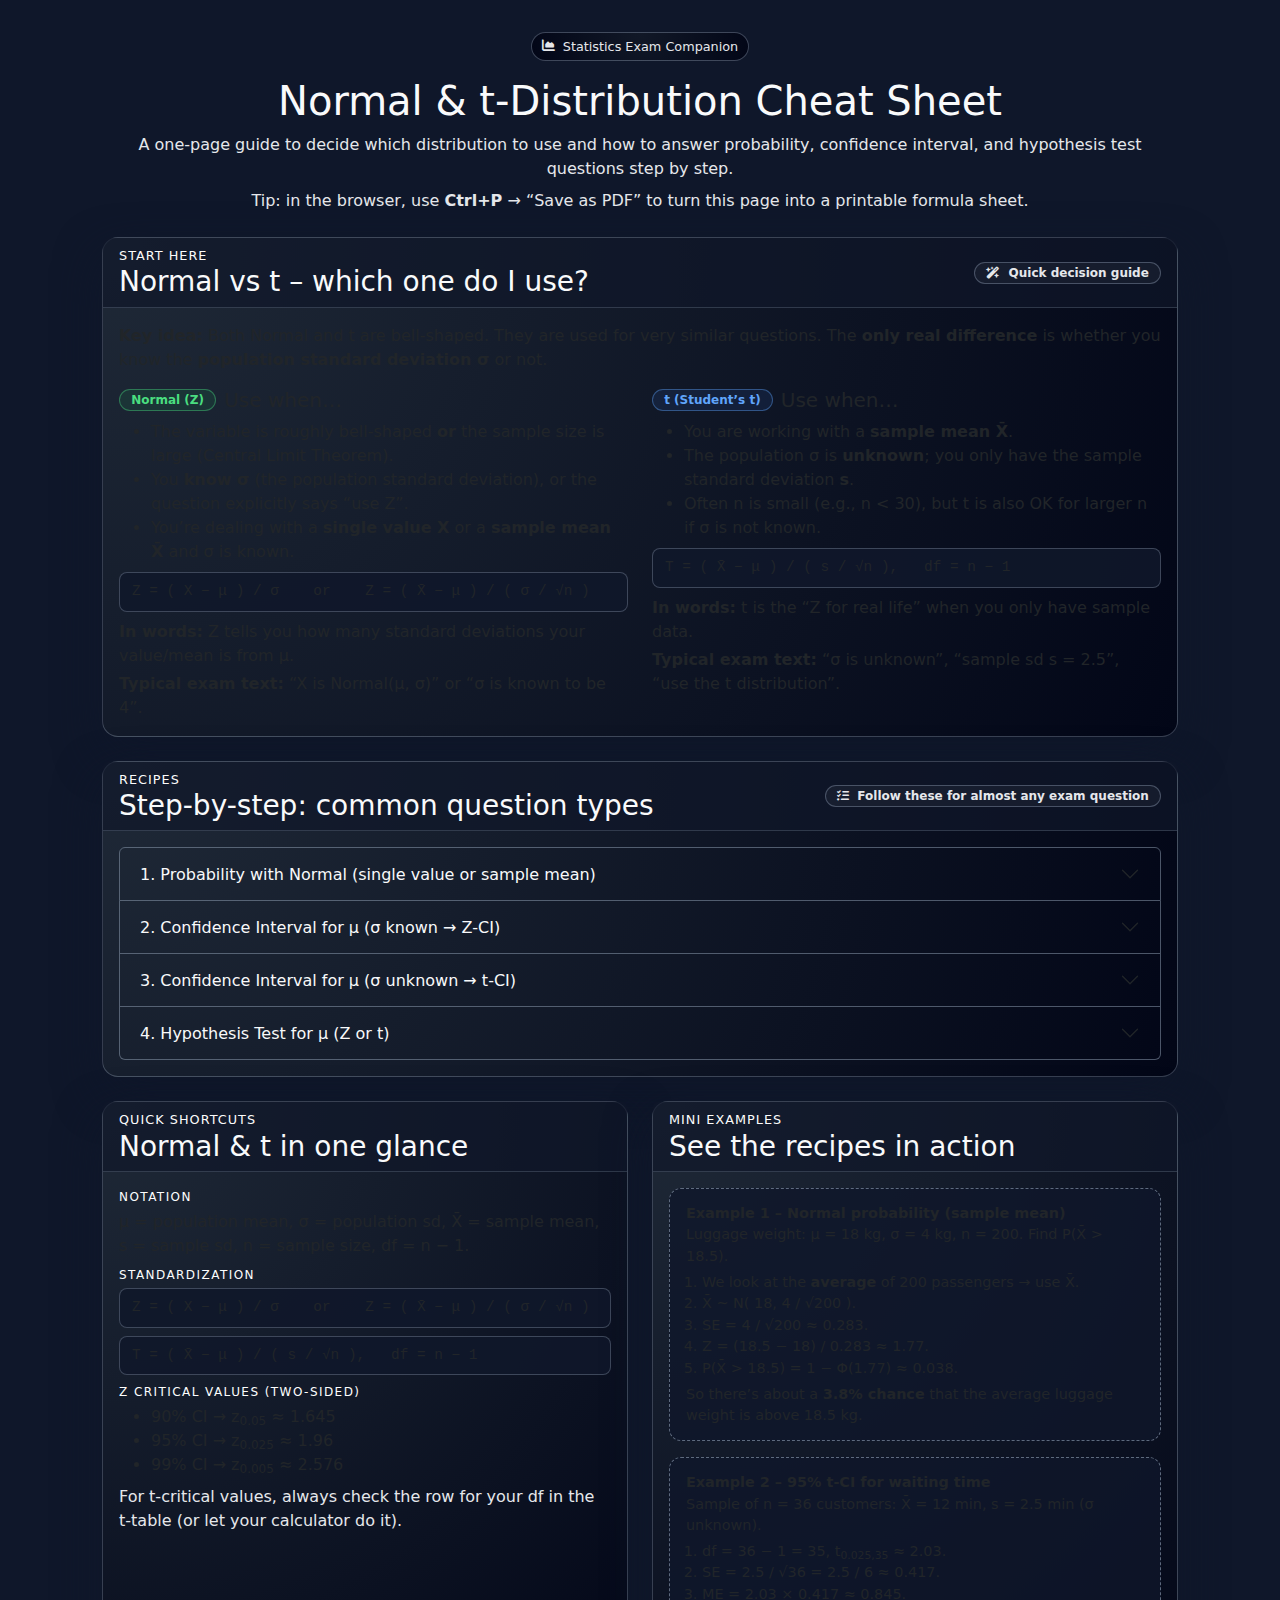
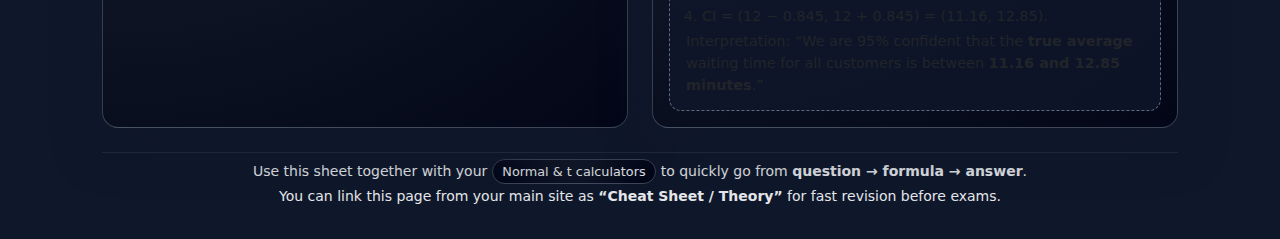
<file: CheatSheet.html>
<!DOCTYPE html>
<html lang="en">
<head>
  <meta charset="UTF-8" />
  <meta name="viewport" content="width=device-width, initial-scale=1.0" />
  <title>Normal & t-Distribution Cheat Sheet</title>

  <!-- Bootstrap 5 (local) -->
  <link href="./css/bootstrap.min.css" rel="stylesheet" />
  <script src="./js/bootstrap.bundle.min.js"></script>

  <!-- Font Awesome (local) -->
  <link rel="stylesheet" href="./css/font-awesome.min.css" />

  <style>
    /* === Global layout & theme (matches your calculators) === */
    body {
      background-color: #0f172a;
      color: #e5e7eb;
      font-family: system-ui, -apple-system, BlinkMacSystemFont, "Inter",
        Roboto, "Segoe UI", sans-serif;
      min-height: 100vh;
      padding-top: 2rem;
      padding-bottom: 2rem;
    }

    .page-wrapper {
      max-width: 1100px;
    }

    h1,
    h2,
    h3,
    h4 {
      color: #f9fafb;
    }

    .text-soft {
      color: #e5e7eb; /* brighter for better contrast on dark background */
    }

    .card {
      border-radius: 1rem;
      background: radial-gradient(circle at top left, #1f2937, #020617);
      border: 1px solid rgba(148, 163, 184, 0.35);
      box-shadow: 0 18px 45px rgba(15, 23, 42, 0.9);
    }

    .card-header {
      border-bottom: 1px solid rgba(148, 163, 184, 0.25);
      background: rgba(15, 23, 42, 0.7);
    }

    .badge-pill {
      border-radius: 999px;
      padding: 0.25rem 0.7rem;
      font-size: 0.75rem;
    }

    .badge-normal {
      background-color: rgba(34, 197, 94, 0.1);
      color: #4ade80;
      border: 1px solid rgba(74, 222, 128, 0.4);
    }

    .badge-t {
      background-color: rgba(59, 130, 246, 0.1);
      color: #60a5fa;
      border: 1px solid rgba(96, 165, 250, 0.4);
    }

    .badge-steps {
      background-color: rgba(248, 250, 252, 0.04);
      color: #e5e7eb;
      border: 1px solid rgba(148, 163, 184, 0.4);
    }

    .formula {
      font-family: "SF Mono", ui-monospace, Menlo, Monaco, Consolas,
        "Liberation Mono", "Courier New", monospace;
      font-size: 0.9rem;
      background-color: rgba(15, 23, 42, 0.9);
      border-radius: 0.5rem;
      padding: 0.5rem 0.75rem;
      border: 1px solid rgba(148, 163, 184, 0.35);
      overflow-x: auto;
      white-space: nowrap;
    }

    .pill-title {
      font-size: 0.8rem;
      letter-spacing: 0.08em;
      text-transform: uppercase;
      color: #fbfbfb;
    }

    .divider-label {
      font-size: 0.75rem;
      text-transform: uppercase;
      letter-spacing: 0.12em;
      color: #fdfefe;
    }

    .mini-example {
      background: rgba(15, 23, 42, 0.8);
      border-radius: 0.75rem;
      border: 1px dashed rgba(148, 163, 184, 0.6);
      padding: 0.85rem 1rem;
      font-size: 0.9rem;
    }

    .step-number {
      width: 1.6rem;
      height: 1.6rem;
      border-radius: 999px;
      background: rgba(15, 23, 42, 0.9);
      border: 1px solid rgba(148, 163, 184, 0.5);
      display: inline-flex;
      align-items: center;
      justify-content: center;
      font-size: 0.75rem;
      margin-right: 0.4rem;
      color: #e5e7eb;
    }

    .list-steps li {
      margin-bottom: 0.4rem;
    }

    .shortcut-chip {
      font-size: 0.8rem;
      padding: 0.25rem 0.6rem;
      border-radius: 999px;
      border: 1px solid rgba(148, 163, 184, 0.4);
      color: #e5e7eb;
      background: radial-gradient(circle at top, #111827, #020617);
    }

    .border-soft {
      border-color: rgba(148, 163, 184, 0.5) !important;
    }

    a.link-soft {
      color: #ffffff;
      text-decoration: none;
    }

    a.link-soft:hover {
      text-decoration: underline;
      color: #fefefe;
    }

    @media print {
      body {
        background: #ffffff;
        color: #000000;
      }
      .card {
        box-shadow: none;
        background: #ffffff;
        border-color: #000000;
      }
      .formula {
        background: #f3f4f6;
        border-color: #9ca3af;
      }
    }
  </style>
</head>
<body>
  <div class="container page-wrapper">
    <!-- Header -->
    <header class="mb-4 text-center">
      <span class="shortcut-chip mb-2 d-inline-flex align-items-center gap-2">
        <i class="fa-solid fa-chart-area"></i>
        <span>Statistics Exam Companion</span>
      </span>
      <h1 class="mt-2">Normal &amp; t-Distribution Cheat Sheet</h1>
      <p class="text-soft mb-2">
        A one-page guide to decide which distribution to use and how to answer
        probability, confidence interval, and hypothesis test questions step by step.
      </p>
      <p class="text-soft mb-0">
        Tip: in the browser, use <strong>Ctrl+P</strong> → “Save as PDF” to
        turn this page into a printable formula sheet.
      </p>
    </header>

    <!-- Which distribution? -->
    <section class="mb-4">
      <div class="card">
        <div class="card-header d-flex justify-content-between align-items-center">
          <div>
            <div class="pill-title">START HERE</div>
            <h3 class="mb-0">Normal vs t – which one do I use?</h3>
          </div>
          <span class="badge badge-pill badge-steps">
            <i class="fa-solid fa-wand-magic-sparkles me-1"></i>
            Quick decision guide
          </span>
        </div>
        <div class="card-body">
          <p class="mb-3">
            <strong>Key idea:</strong> Both Normal and t are bell-shaped.  
            They are used for very similar questions. The <strong>only real
            difference</strong> is whether you know the <strong>population
            standard deviation σ</strong> or not.
          </p>
          <div class="row g-4">
            <div class="col-md-6">
              <h5 class="d-flex align-items-center gap-2">
                <span class="badge badge-pill badge-normal">Normal (Z)</span>
                <span>Use when…</span>
              </h5>
              <ul class="mt-2 mb-2">
                <li>The variable is roughly bell-shaped <strong>or</strong> the sample size is large (Central Limit Theorem).</li>
                <li>You <strong>know σ</strong> (the population standard deviation), or the question explicitly says “use Z”.</li>
                <li>You’re dealing with a <strong>single value X</strong> or a <strong>sample mean X̄</strong> and σ is known.</li>
              </ul>
              <div class="formula mb-2">
                Z = ( X − μ ) / σ &nbsp;&nbsp;&nbsp;or&nbsp;&nbsp;&nbsp;
                Z = ( X̄ − μ ) / ( σ / √n )
              </div>
              <p class="mb-1"><strong>In words:</strong> Z tells you how many standard deviations your value/mean is from μ.</p>
              <p class="mb-0"><strong>Typical exam text:</strong> “X is Normal(μ, σ)” or “σ is known to be 4”.</p>
            </div>

            <div class="col-md-6">
              <h5 class="d-flex align-items-center gap-2">
                <span class="badge badge-pill badge-t">t (Student’s t)</span>
                <span>Use when…</span>
              </h5>
              <ul class="mt-2 mb-2">
                <li>You are working with a <strong>sample mean X̄</strong>.</li>
                <li>The population σ is <strong>unknown</strong>; you only have the sample standard deviation <strong>s</strong>.</li>
                <li>Often n is small (e.g., n &lt; 30), but t is also OK for larger n if σ is not known.</li>
              </ul>
              <div class="formula mb-2">
                T = ( X̄ − μ ) / ( s / √n ), &nbsp; df = n − 1
              </div>
              <p class="mb-1"><strong>In words:</strong> t is the “Z for real life” when you only have sample data.</p>
              <p class="mb-0"><strong>Typical exam text:</strong> “σ is unknown”, “sample sd s = 2.5”, “use the t distribution”.</p>
            </div>
          </div>
        </div>
      </div>
    </section>

    <!-- Step-by-step recipes -->
    <section class="mb-4">
      <div class="card">
        <div class="card-header d-flex justify-content-between align-items-center">
          <div>
            <div class="pill-title">RECIPES</div>
            <h3 class="mb-0">Step-by-step: common question types</h3>
          </div>
          <span class="badge badge-pill badge-steps">
            <i class="fa-solid fa-list-check me-1"></i>
            Follow these for almost any exam question
          </span>
        </div>
        <div class="card-body">
          <div class="accordion" id="recipesAccordion">
            <!-- Probability with Normal -->
            <div class="accordion-item bg-transparent text-light border-soft">
              <h2 class="accordion-header" id="headingProb">
                <button
                  class="accordion-button collapsed bg-transparent text-light"
                  type="button"
                  data-bs-toggle="collapse"
                  data-bs-target="#collapseProb"
                  aria-expanded="false"
                  aria-controls="collapseProb"
                >
                  1. Probability with Normal (single value or sample mean)
                </button>
              </h2>
              <div
                id="collapseProb"
                class="accordion-collapse collapse"
                aria-labelledby="headingProb"
                data-bs-parent="#recipesAccordion"
              >
                <div class="accordion-body">
                  <p class="mb-2">
                    <strong>Goal examples:</strong> “What is the probability a person weighs more than 80 kg?”  
                    “What is the probability that the <strong>average</strong> waiting time is less than 10 minutes?”
                  </p>
                  <ol class="list-unstyled list-steps">
                    <li>
                      <span class="step-number">1</span>
                      <strong>Identify what is random.</strong><br />
                      Are you talking about:
                      <ul class="mb-1">
                        <li>a <strong>single observation</strong> X (one passenger, one score), or</li>
                        <li>a <strong>sample mean</strong> X̄ (average of n people)?</li>
                      </ul>
                      <span class="text-soft">Look for words like “a randomly chosen person” (X) vs. “the average of 200 people” (X̄).</span>
                    </li>
                    <li>
                      <span class="step-number">2</span>
                      <strong>Write the distribution.</strong><br />
                      Single: X ~ N(μ, σ).<br />
                      Sample mean: X̄ ~ N( μ, σ / √n ).
                    </li>
                    <li>
                      <span class="step-number">3</span>
                      <strong>Standardize to Z.</strong>
                      <div class="formula mt-1 mb-1">
                        Z = ( a − μ ) / σ &nbsp; or &nbsp; Z = ( a − μ ) / ( σ / √n )
                      </div>
                      <span class="text-soft">“a” is the cutoff value from the question (e.g., 18.5 kg, 10 minutes).</span>
                    </li>
                    <li>
                      <span class="step-number">4</span>
                      <strong>Draw a quick sketch.</strong><br />
                      Draw a bell curve, mark μ in the center, mark your cutoff a, and shade the area you want (left/right/between).  
                      <span class="text-soft">This helps prevent mixing up “above” and “below”.</span>
                    </li>
                    <li>
                      <span class="step-number">5</span>
                      <strong>Use Z-table or your calculator.</strong><br />
                      <ul class="mb-1">
                        <li>For P(X &lt; a): use Φ(Z).</li>
                        <li>For P(X &gt; a): use 1 − Φ(Z).</li>
                        <li>For P(a &lt; X &lt; b): compute two Z values and do Φ(Zb) − Φ(Za).</li>
                      </ul>
                    </li>
                    <li>
                      <span class="step-number">6</span>
                      <strong>Write a sentence in words.</strong><br />
                      Example: “There is about a 3.8% chance that the average luggage weight is above 18.5 kg.”
                    </li>
                  </ol>
                </div>
              </div>
            </div>

            <!-- CI known sigma (Z) -->
            <div class="accordion-item bg-transparent text-light border-soft">
              <h2 class="accordion-header" id="headingZCI">
                <button
                  class="accordion-button collapsed bg-transparent text-light"
                  type="button"
                  data-bs-toggle="collapse"
                  data-bs-target="#collapseZCI"
                  aria-expanded="false"
                  aria-controls="collapseZCI"
                >
                  2. Confidence Interval for μ (σ known → Z-CI)
                </button>
              </h2>
              <div
                id="collapseZCI"
                class="accordion-collapse collapse"
                aria-labelledby="headingZCI"
                data-bs-parent="#recipesAccordion"
              >
                <div class="accordion-body">
                  <p class="mb-2">
                    A confidence interval gives a <strong>range of plausible values</strong> for the true mean μ,
                    based on your sample.
                  </p>
                  <p class="mb-1"><strong>Use this version when σ is known (rare in practice, but common in exercises).</strong></p>
                  <p class="mb-1"><strong>Formula:</strong></p>
                  <div class="formula mb-2">
                    CI: X̄ ± z<sub>α/2</sub> · ( σ / √n )
                  </div>

                  <ol class="list-unstyled list-steps">
                    <li>
                      <span class="step-number">1</span>
                      <strong>Write down the sample summary.</strong><br />
                      Identify X̄ (sample mean), σ (given by the question), and n (sample size).
                    </li>
                    <li>
                      <span class="step-number">2</span>
                      <strong>Choose the confidence level.</strong><br />
                      Example: 95% confidence → α = 0.05 → α/2 = 0.025.  
                      Then find z<sub>α/2</sub> from the Z-table (95% → 1.96).
                    </li>
                    <li>
                      <span class="step-number">3</span>
                      <strong>Compute the standard error.</strong><br />
                      SE = σ / √n.  
                      <span class="text-soft">This is the typical “error size” of the sample mean.</span>
                    </li>
                    <li>
                      <span class="step-number">4</span>
                      <strong>Compute the margin of error.</strong><br />
                      ME = z<sub>α/2</sub> × SE.
                    </li>
                    <li>
                      <span class="step-number">5</span>
                      <strong>Build the interval.</strong><br />
                      CI = ( X̄ − ME, X̄ + ME ).
                    </li>
                    <li>
                      <span class="step-number">6</span>
                      <strong>Interpret in context.</strong><br />
                      “We are 95% confident that the true mean waiting time is between ___ and ___ minutes.”
                    </li>
                  </ol>
                </div>
              </div>
            </div>

            <!-- CI unknown sigma (t) -->
            <div class="accordion-item bg-transparent text-light border-soft">
              <h2 class="accordion-header" id="headingTCI">
                <button
                  class="accordion-button collapsed bg-transparent text-light"
                  type="button"
                  data-bs-toggle="collapse"
                  data-bs-target="#collapseTCI"
                  aria-expanded="false"
                  aria-controls="collapseTCI"
                >
                  3. Confidence Interval for μ (σ unknown → t-CI)
                </button>
              </h2>
              <div
                id="collapseTCI"
                class="accordion-collapse collapse"
                aria-labelledby="headingTCI"
                data-bs-parent="#recipesAccordion"
              >
                <div class="accordion-body">
                  <p class="mb-2">
                    This is the <strong>most common CI in real life</strong>:
                    we estimate μ using X̄ when σ is unknown and we only have the sample sd s.
                  </p>
                  <p class="mb-1"><strong>Formula:</strong></p>
                  <div class="formula mb-2">
                    CI: X̄ ± t<sub>α/2, df</sub> · ( s / √n ),&nbsp;&nbsp; df = n − 1
                  </div>

                  <ol class="list-unstyled list-steps">
                    <li>
                      <span class="step-number">1</span>
                      <strong>Write down the sample summary.</strong><br />
                      X̄ (sample mean), s (sample sd), n (sample size).
                    </li>
                    <li>
                      <span class="step-number">2</span>
                      <strong>Find degrees of freedom.</strong><br />
                      df = n − 1.  
                      Then use df to find t<sub>α/2, df</sub> from the t-table or calculator.
                    </li>
                    <li>
                      <span class="step-number">3</span>
                      <strong>Compute the standard error.</strong><br />
                      SE = s / √n.
                    </li>
                    <li>
                      <span class="step-number">4</span>
                      <strong>Compute the margin of error.</strong><br />
                      ME = t<sub>α/2, df</sub> × SE.
                    </li>
                    <li>
                      <span class="step-number">5</span>
                      <strong>Build the interval.</strong><br />
                      CI = ( X̄ − ME, X̄ + ME ).
                    </li>
                    <li>
                      <span class="step-number">6</span>
                      <strong>Interpret clearly.</strong><br />
                      Example: “We are 95% confident that the true average waiting time for all customers
                      is between 11.16 and 12.85 minutes.”
                    </li>
                  </ol>
                </div>
              </div>
            </div>

            <!-- Hypothesis tests -->
            <div class="accordion-item bg-transparent text-light border-soft">
              <h2 class="accordion-header" id="headingTests">
                <button
                  class="accordion-button collapsed bg-transparent text-light"
                  type="button"
                  data-bs-toggle="collapse"
                  data-bs-target="#collapseTests"
                  aria-expanded="false"
                  aria-controls="collapseTests"
                >
                  4. Hypothesis Test for μ (Z or t)
                </button>
              </h2>
              <div
                id="collapseTests"
                class="accordion-collapse collapse"
                aria-labelledby="headingTests"
                data-bs-parent="#recipesAccordion"
              >
                <div class="accordion-body">
                  <p class="mb-2">
                    A hypothesis test answers: <strong>“Is the observed difference big enough to be unlikely
                    by chance?”</strong>
                  </p>
                  <p class="mb-1">
                    Use the same 4-step structure every time. The only difference is whether you plug into the Z formula or the t formula.
                  </p>
                  <ol class="list-unstyled list-steps">
                    <li>
                      <span class="step-number">1</span>
                      <strong>State the hypotheses.</strong><br />
                      Null (no effect): H₀: μ = μ₀.<br />
                      Alternative (what you’re testing):<br />
                      &nbsp;&nbsp;• H₁: μ ≠ μ₀ (two-sided – “different”)<br />
                      &nbsp;&nbsp;• H₁: μ &gt; μ₀ (right-tailed – “bigger”)<br />
                      &nbsp;&nbsp;• H₁: μ &lt; μ₀ (left-tailed – “smaller”)
                    </li>
                    <li>
                      <span class="step-number">2</span>
                      <strong>Choose the test statistic.</strong><br />
                      Decide if σ is known or unknown:
                      <ul class="mb-1">
                        <li><strong>σ known → Z-test:</strong></li>
                      </ul>
                      <div class="formula mt-1 mb-1">
                        Z = ( X̄ − μ₀ ) / ( σ / √n )
                      </div>
                      <ul class="mb-1">
                        <li><strong>σ unknown → t-test:</strong></li>
                      </ul>
                      <div class="formula mt-1 mb-1">
                        T = ( X̄ − μ₀ ) / ( s / √n ), &nbsp; df = n − 1
                      </div>
                      <span class="text-soft">This step is basically: “Which formula do I plug into?”</span>
                    </li>
                    <li>
                      <span class="step-number">3</span>
                      <strong>Compute the test statistic &amp; p-value.</strong><br />
                      <ul class="mb-1">
                        <li>Compute Z or T using your data.</li>
                        <li>Use the Z or t distribution to get the p-value:
                          <ul>
                            <li>Two-sided: p = 2 × P(|Z| &gt; |z<sub>obs</sub>|) or 2 × P(|T| &gt; |t<sub>obs</sub>|).</li>
                            <li>Right-tailed: p = P(Z &gt; z<sub>obs</sub>) or P(T &gt; t<sub>obs</sub>).</li>
                            <li>Left-tailed: p = P(Z &lt; z<sub>obs</sub>) or P(T &lt; t<sub>obs</sub>).</li>
                          </ul>
                        </li>
                      </ul>
                    </li>
                    <li>
                      <span class="step-number">4</span>
                      <strong>Compare p to α and conclude.</strong><br />
                      <ul class="mb-1">
                        <li>If p ≤ α → <strong>reject H₀</strong> (the result is statistically significant).</li>
                        <li>If p &gt; α → <strong>fail to reject H₀</strong> (not enough evidence).</li>
                      </ul>
                      Then write a sentence in context, for example:<br />
                      “At the 5% significance level, there <strong>is</strong> evidence that the new system
                      has a different average waiting time than 10 minutes.”<br />
                      or<br />
                      “At the 5% level, there <strong>is not</strong> enough evidence to say that the mean
                      is larger than 18 kg.”
                    </li>
                  </ol>
                </div>
              </div>
            </div>
          </div>
        </div>
      </div>
    </section>

    <!-- Quick shortcuts + mini examples -->
    <section>
      <div class="row g-4">
        <div class="col-md-6">
          <div class="card h-100">
            <div class="card-header">
              <div class="pill-title">QUICK SHORTCUTS</div>
              <h3 class="mb-0">Normal &amp; t in one glance</h3>
            </div>
            <div class="card-body">
              <p class="divider-label mb-1">Notation</p>
              <p class="mb-2">
                μ = population mean, σ = population sd, X̄ = sample mean,
                s = sample sd, n = sample size, df = n − 1.
              </p>
              <p class="divider-label mb-1">Standardization</p>
              <div class="formula mb-2">
                Z = ( X − μ ) / σ &nbsp;&nbsp; or &nbsp;&nbsp; Z = ( X̄ − μ ) / ( σ / √n )
              </div>
              <div class="formula mb-2">
                T = ( X̄ − μ ) / ( s / √n ), &nbsp; df = n − 1
              </div>
              <p class="divider-label mb-1">Z critical values (two-sided)</p>
              <ul class="mb-2">
                <li>90% CI → z<sub>0.05</sub> ≈ 1.645</li>
                <li>95% CI → z<sub>0.025</sub> ≈ 1.96</li>
                <li>99% CI → z<sub>0.005</sub> ≈ 2.576</li>
              </ul>
              <p class="text-soft mb-0">
                For t-critical values, always check the row for your df in the t-table
                (or let your calculator do it).
              </p>
            </div>
          </div>
        </div>

        <div class="col-md-6">
          <div class="card h-100">
            <div class="card-header d-flex justify-content-between align-items-center">
              <div>
                <div class="pill-title">MINI EXAMPLES</div>
                <h3 class="mb-0">See the recipes in action</h3>
              </div>
            </div>
            <div class="card-body">
              <div class="mini-example mb-3">
                <strong>Example 1 – Normal probability (sample mean)</strong><br />
                Luggage weight: μ = 18 kg, σ = 4 kg, n = 200.
                Find P(X̄ &gt; 18.5).
                <ol class="mb-1 mt-1 ps-3">
                  <li>We look at the <strong>average</strong> of 200 passengers → use X̄.</li>
                  <li>X̄ ~ N( 18, 4 / √200 ).</li>
                  <li>SE = 4 / √200 ≈ 0.283.</li>
                  <li>Z = (18.5 − 18) / 0.283 ≈ 1.77.</li>
                  <li>P(X̄ &gt; 18.5) = 1 − Φ(1.77) ≈ 0.038.</li>
                </ol>
                So there’s about a <strong>3.8% chance</strong> that the average luggage weight is above 18.5 kg.
              </div>

              <div class="mini-example">
                <strong>Example 2 – 95% t-CI for waiting time</strong><br />
                Sample of n = 36 customers: X̄ = 12 min, s = 2.5 min (σ unknown).
                <ol class="mb-1 mt-1 ps-3">
                  <li>df = 36 − 1 = 35, t<sub>0.025,35</sub> ≈ 2.03.</li>
                  <li>SE = 2.5 / √36 = 2.5 / 6 ≈ 0.417.</li>
                  <li>ME = 2.03 × 0.417 ≈ 0.845.</li>
                  <li>CI = (12 − 0.845, 12 + 0.845) = (11.16, 12.85).</li>
                </ol>
                Interpretation: “We are 95% confident that the <strong>true average</strong> waiting time
                for all customers is between <strong>11.16 and 12.85 minutes</strong>.”
              </div>
            </div>
          </div>
        </div>
      </div>
    </section>

    <!-- Footer / link back -->
    <footer class="mt-4 text-center text-soft small">
      <hr class="border-soft mb-2" />
      <p class="mb-1">
        Use this sheet together with your
        <span class="shortcut-chip">Normal &amp; t calculators</span>
        to quickly go from <strong>question → formula → answer</strong>.
      </p>
      <p class="mb-0">
        You can link this page from your main site as
        <strong>“Cheat Sheet / Theory”</strong> for fast revision before exams.
      </p>
    </footer>
  </div>
</body>
</html>
</file>
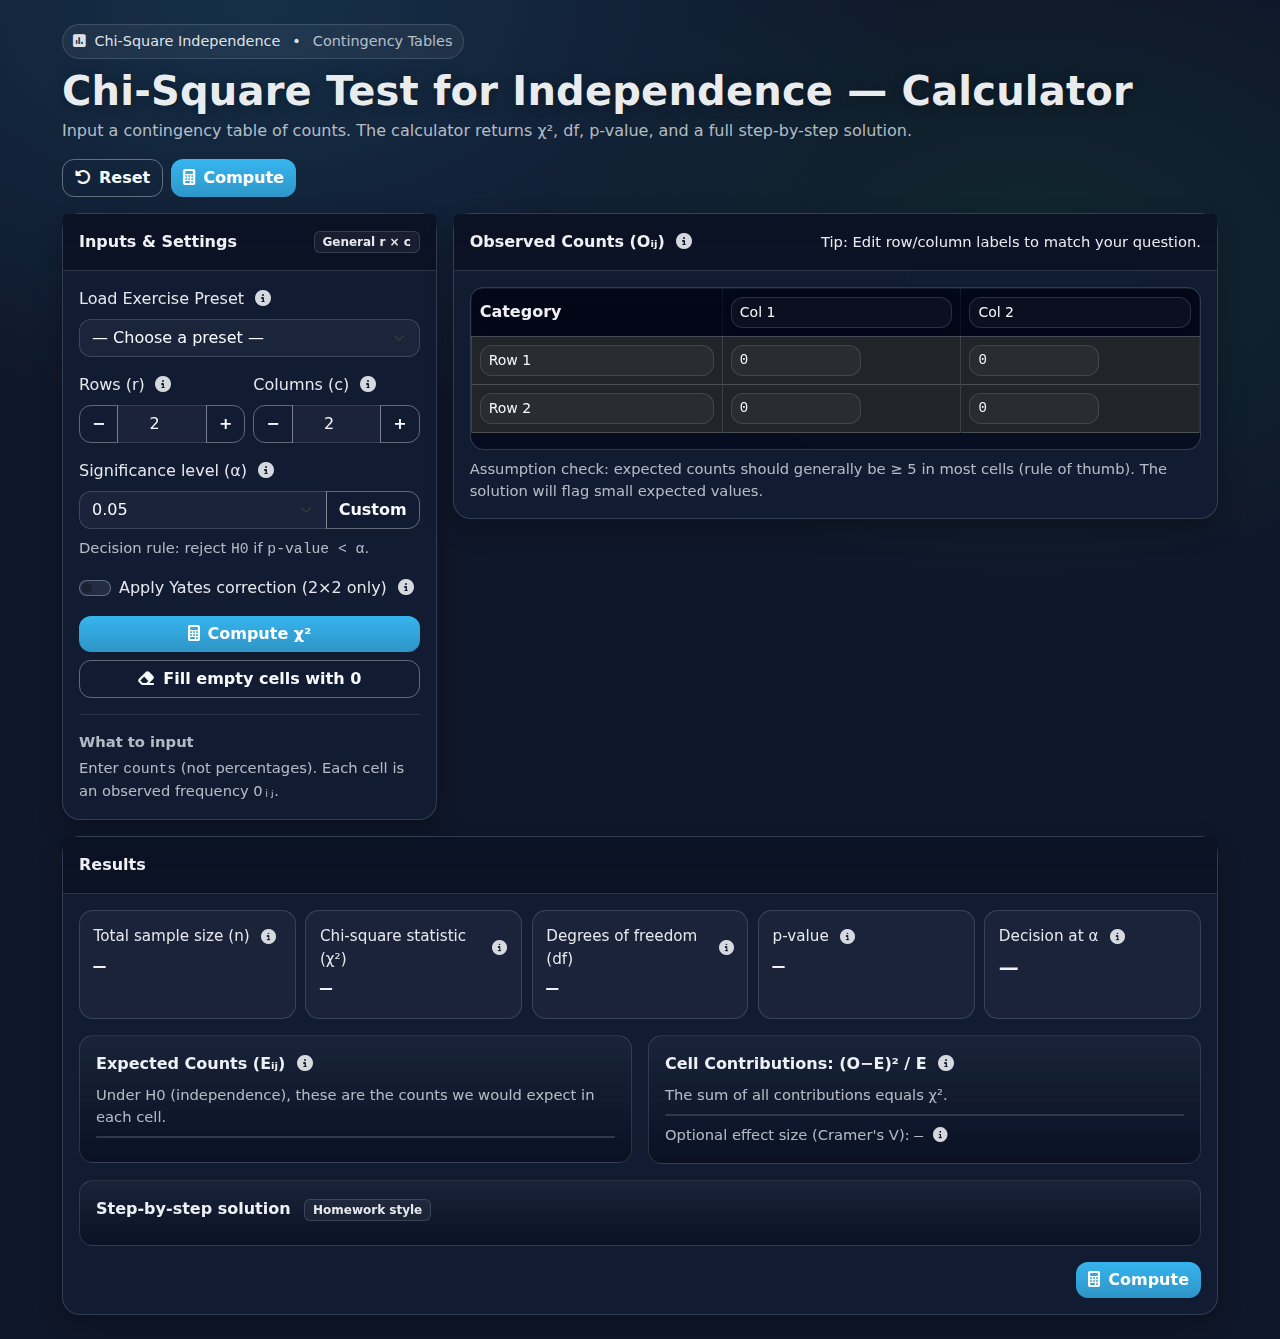
<file: Chi_Square_Calculator.html>
﻿<!DOCTYPE html>
<html lang="en">
<head>
  <meta charset="UTF-8" />
  <meta name="viewport" content="width=device-width, initial-scale=1.0" />
  <title>Chi-Square Test for Independence — Calculator</title>

  <!-- Bootstrap (local) -->
  <link href="./css/bootstrap.min.css" rel="stylesheet"/>
  <script src="./js/bootstrap.bundle.min.js"></script>

  <!-- Font Awesome (local) -->
  <link rel="stylesheet" href="./css/font-awesome.min.css"/>

  <style>
    :root{
      --bg:#0f172a;
      --card:#111c33;
      --card2:#0b1224;
      --text:#f8fafc;
      --muted:#94a3b8;
      --border:rgba(148,163,184,0.25);
      --accent:#38bdf8;
      --good:#22c55e;
      --warn:#f59e0b;
      --bad:#ef4444;

      /* New: stronger "surface" colors for headings */
      --surface-1: rgba(17, 28, 51, 0.92);
      --surface-2: rgba(11, 18, 36, 0.96);
      --surface-3: rgba(2, 6, 23, 0.92);
    }

    body{
      background: radial-gradient(1100px 700px at 20% 0%, rgba(56,189,248,0.15), transparent 60%),
                  radial-gradient(900px 600px at 80% 20%, rgba(34,197,94,0.10), transparent 55%),
                  var(--bg);
      color:var(--text);
      font-family: system-ui, -apple-system, "Segoe UI", Roboto, "Inter", Arial, sans-serif;
      min-height:100vh;
    }

    .container{ max-width: 1180px; }

    /* ===== Make all headings/headers consistently readable ===== */
    h1,h2,h3,h4,h5,h6{
      color: rgba(248,250,252,0.96);
      text-shadow: 0 1px 12px rgba(0,0,0,0.35);
    }

    /* Any Bootstrap "bold" header text inside cards/result boxes */
    .card-header .fw-bold,
    .card-header .fw-semibold,
    .result-box .fw-bold,
    .result-box .fw-semibold{
      color: rgba(248,250,252,0.96) !important;
    }

    /* Make the top pill + small notes readable */
    .subtle{ color: rgba(226, 232, 240, 0.78); }
    .small-note{ color: rgba(226, 232, 240, 0.78); font-size: .92rem; }

    .app-title{
      letter-spacing: .2px;
      font-weight: 800;
      text-shadow: 0 1px 12px rgba(0,0,0,0.35);
    }

    /* ===== Surfaces / cards ===== */
    .card{
      background: var(--surface-1);
      border: 1px solid rgba(148,163,184,0.25);
      border-radius: 18px;
      box-shadow: 0 10px 25px rgba(0,0,0,.25);
      backdrop-filter: blur(10px);
    }

    /* Stronger header bar so text never "blends" with background */
    .card-header{
      border-bottom: 1px solid rgba(148,163,184,0.25);
      background: linear-gradient(180deg, var(--surface-2), rgba(11,18,36,0.90));
      border-top-left-radius: 18px;
      border-top-right-radius: 18px;
    }

    /* Ensure any header text that inherits muted styles is still bright */
    .card-header *{
      color: rgba(248,250,252,0.94);
    }

    /* Form labels */
    .form-label,
    .form-check-label{
      color: rgba(248, 250, 252, 0.92) !important;
    }

    /* Inputs */
    .form-control, .form-select{
      background-color: rgba(255,255,255,0.04);
      color: var(--text);
      border: 1px solid rgba(148,163,184,0.28);
      border-radius: 12px;
    }
    .form-control::placeholder{ color: rgba(226,232,240,0.55); }
    select option{ background-color: #0b1224; color: #f8fafc; }

    .form-control:focus, .form-select:focus{
      box-shadow: 0 0 0 .25rem rgba(56,189,248,.15);
      border-color: rgba(56,189,248,.55);
    }

    /* Switch */
    .form-check-input{
      background-color: rgba(255,255,255,0.08);
      border-color: rgba(148,163,184,0.55);
    }
    .form-check-input:checked{
      background-color: rgba(56,189,248,0.85);
      border-color: rgba(56,189,248,0.85);
    }

    /* Buttons */
    .btn{ border-radius: 12px; font-weight: 650; }
    .btn-primary{
      background: linear-gradient(180deg, rgba(56,189,248,0.95), rgba(56,189,248,0.75));
      border: none;
    }
    .btn-outline-light{
      border-color: rgba(248,250,252,.35);
      color: var(--text);
    }
    .btn-outline-light:hover{
      border-color: rgba(56,189,248,.65);
      color: var(--text);
      background: rgba(56,189,248,.10);
    }

    /* Pill */
    .pill{
      display:inline-flex;
      align-items:center;
      gap:.5rem;
      padding:.35rem .65rem;
      border-radius: 999px;
      border:1px solid rgba(148,163,184,0.25);
      background: rgba(255,255,255,0.05);
      color: rgba(248,250,252,0.90);
      font-size:.9rem;
    }

    /* Tables */
    .table-wrap{
      overflow:auto;
      border-radius: 14px;
      border: 1px solid rgba(148,163,184,0.30);
      background: rgba(2, 6, 23, 0.58);
    }
    table{
      margin:0;
      min-width: 720px;
      color: var(--text);
    }

    /* Stronger sticky header to prevent "dark blending" */
    thead th{
      position: sticky;
      top:0;
      background: linear-gradient(180deg, var(--surface-3), rgba(2,6,23,0.86)) !important;
      color: rgba(248,250,252,0.96) !important;
      backdrop-filter: blur(6px);
      border-bottom: 1px solid rgba(148,163,184,0.30) !important;
      z-index: 2;
    }

    td, th{
      border-color: rgba(148,163,184,0.22) !important;
      vertical-align: middle;
    }

    .cell-input{ min-width: 90px; max-width: 130px; }

    /* Icons */
    .help-i{
      color: rgba(248,250,252,.85);
      cursor: help;
      margin-left:.35rem;
    }

    /* Mono */
    .mono{
      font-family: ui-monospace, SFMono-Regular, Menlo, Monaco, Consolas, "Liberation Mono", "Courier New", monospace;
    }

    /* Result boxes */
    .result-box{
      background: linear-gradient(180deg, rgba(255,255,255,0.03), rgba(2,6,23,0.50));
      border:1px solid rgba(148,163,184,0.22);
      border-radius: 14px;
      padding: 1rem;
      backdrop-filter: blur(6px);
    }

    /* KPI */
    .kpi{
      display:flex;
      flex-wrap: wrap;
      gap:.6rem;
    }
    .kpi .k{
      flex: 1 1 210px;
      padding:.85rem;
      border-radius: 14px;
      border:1px solid rgba(148,163,184,0.25);
      background: rgba(255,255,255,0.04);
    }
    .k .label{
      color: rgba(248,250,252,0.92);
      font-size: .95rem;
      display:flex;
      align-items:center;
      gap:.35rem;
    }
    .k .value{
      font-size: 1.25rem;
      font-weight: 800;
      margin-top:.25rem;
      color: rgba(248,250,252,0.96);
    }

    .status-good{
      color: var(--good);
      background: rgba(34, 197, 94, 0.15);
      border: 1px solid rgba(34, 197, 94, 0.4);
      padding: 0.65rem 0.95rem;
      border-radius: 8px;
      display: inline-block;
      font-weight: 600;
    }
    
    .status-warn{
      color: var(--warn);
      background: rgba(245, 158, 11, 0.15);
      border: 1px solid rgba(245, 158, 11, 0.4);
      padding: 0.65rem 0.95rem;
      border-radius: 8px;
      display: inline-block;
      font-weight: 600;
    }
    
    .status-bad{
      color: var(--bad);
      background: rgba(239, 68, 68, 0.15);
      border: 1px solid rgba(239, 68, 68, 0.4);
      padding: 0.65rem 0.95rem;
      border-radius: 8px;
      display: inline-block;
      font-weight: 600;
    }

    /* Step-by-step blocks */
    .step{
      background: rgba(255,255,255,0.04);
      border: 1px solid rgba(148,163,184,0.22);
      border-left: 3px solid rgba(56,189,248,.55);
      border-radius: 14px;
      padding: 1rem;
      margin-bottom: 1rem;
    }
    .step .fw-semibold{ color: rgba(248,250,252,0.96) !important; }
    .step .small-note{ color: rgba(226,232,240,0.84) !important; }

    /* Badge */
    .badge-soft{
      border: 1px solid rgba(148,163,184,0.25);
      background: rgba(255,255,255,0.05);
      color: rgba(248,250,252,0.92);
    }

    .hr-soft{
      border-color: rgba(148,163,184,.18);
      opacity: 1;
    }
  </style>
</head>

<body>
  <div class="container py-4">
    <div class="d-flex flex-wrap align-items-end justify-content-between gap-3 mb-3">
      <div>
        <div class="pill mb-2">
          <i class="fa-solid fa-square-poll-vertical"></i>
          Chi-Square Independence
          <span class="mx-1">•</span>
          <span class="subtle">Contingency Tables</span>
        </div>
        <h1 class="app-title mb-1">Chi-Square Test for Independence — Calculator</h1>
        <div class="subtle">
          Input a contingency table of counts. The calculator returns χ², df, p-value, and a full step-by-step solution.
        </div>
      </div>
      <div class="d-flex gap-2">
        <button id="btnReset" class="btn btn-outline-light">
          <i class="fa-solid fa-rotate-left me-2"></i>Reset
        </button>
        <button id="btnComputeTop" class="btn btn-primary">
          <i class="fa-solid fa-calculator me-2"></i>Compute
        </button>
      </div>
    </div>

    <div class="row g-3">
      <!-- Controls -->
      <div class="col-12 col-lg-4">
        <div class="card h-100">
          <div class="card-header p-3">
            <div class="d-flex align-items-center justify-content-between">
              <div class="fw-bold">Inputs & Settings</div>
              <span class="badge badge-soft">General r × c</span>
            </div>
          </div>
          <div class="card-body p-3">
            <div class="mb-3">
              <label class="form-label">
                Load Exercise Preset
                <i class="fa-solid fa-circle-info help-i"
                   data-bs-toggle="tooltip"
                   title="Optional: loads a ready-made contingency table from your Exercise 3 (Q1–Q5). You can still edit the numbers afterwards."></i>
              </label>
              <select id="presetSelect" class="form-select">
                <option value="">— Choose a preset —</option>
                <option value="q1">Exercise 3 — Q1 (Trump approval × Age)</option>
                <option value="q2">Exercise 3 — Q2 (Circumcision × HSV2 infection)</option>
                <option value="q3">Exercise 3 — Q3 (A/B button color × Success)</option>
                <option value="q4">Exercise 3 — Q4 (Treatment × Baby gender)</option>
                <option value="q5">Exercise 3 — Q5 (Vaccine × COVID cases)</option>
              </select>
            </div>

            <div class="row g-2 mb-3">
              <div class="col-6">
                <label class="form-label">
                  Rows (r)
                  <i class="fa-solid fa-circle-info help-i"
                     data-bs-toggle="tooltip"
                     title="Number of row categories (r). Example: Approve vs Disapprove → r=2."></i>
                </label>
                <div class="input-group">
                  <button id="btnRowMinus" class="btn btn-outline-light" type="button">−</button>
                  <input id="rowsInput" class="form-control text-center" type="number" min="2" max="10" value="2">
                  <button id="btnRowPlus" class="btn btn-outline-light" type="button">+</button>
                </div>
              </div>
              <div class="col-6">
                <label class="form-label">
                  Columns (c)
                  <i class="fa-solid fa-circle-info help-i"
                     data-bs-toggle="tooltip"
                     title="Number of column categories (c). Example: 4 age groups → c=4."></i>
                </label>
                <div class="input-group">
                  <button id="btnColMinus" class="btn btn-outline-light" type="button">−</button>
                  <input id="colsInput" class="form-control text-center" type="number" min="2" max="10" value="2">
                  <button id="btnColPlus" class="btn btn-outline-light" type="button">+</button>
                </div>
              </div>
            </div>

            <div class="mb-3">
              <label class="form-label">
                Significance level (α)
                <i class="fa-solid fa-circle-info help-i"
                   data-bs-toggle="tooltip"
                   title="α is the probability of rejecting H0 when H0 is true (Type I error). Common values: 0.05 or 0.01."></i>
              </label>
              <div class="input-group">
                <select id="alphaSelect" class="form-select">
                  <option value="0.10">0.10</option>
                  <option value="0.05" selected>0.05</option>
                  <option value="0.01">0.01</option>
                </select>
                <button id="btnAlphaCustom" class="btn btn-outline-light" type="button"
                        data-bs-toggle="tooltip"
                        title="Switch to a custom α value (e.g., 0.025).">
                  Custom
                </button>
              </div>
              <input id="alphaCustom" class="form-control mt-2 d-none" type="number" step="0.001" min="0.0001" max="0.5" value="0.05">
              <div class="small-note mt-2">
                Decision rule: reject <span class="mono">H0</span> if <span class="mono">p-value &lt; α</span>.
              </div>
            </div>

            <div class="mb-3">
              <div class="form-check form-switch">
                <input class="form-check-input" type="checkbox" role="switch" id="yatesToggle">
                <label class="form-check-label" for="yatesToggle">
                  Apply Yates correction (2×2 only)
                  <i class="fa-solid fa-circle-info help-i"
                     data-bs-toggle="tooltip"
                     title="Continuity correction sometimes used for 2×2 tables. Many courses do NOT require it. If unsure, leave OFF."></i>
                </label>
              </div>
            </div>

            <div class="d-grid gap-2">
              <button id="btnCompute" class="btn btn-primary">
                <i class="fa-solid fa-calculator me-2"></i>Compute χ²
              </button>
              <button id="btnFillZeros" class="btn btn-outline-light">
                <i class="fa-solid fa-eraser me-2"></i>Fill empty cells with 0
              </button>
            </div>

            <hr class="hr-soft my-3">

            <div class="small-note">
              <div class="fw-semibold mb-1">What to input</div>
              Enter <span class="mono">counts</span> (not percentages). Each cell is an observed frequency <span class="mono">Oᵢⱼ</span>.
            </div>
          </div>
        </div>
      </div>

      <!-- Table -->
      <div class="col-12 col-lg-8">
        <div class="card">
          <div class="card-header p-3">
            <div class="d-flex flex-wrap gap-2 align-items-center justify-content-between">
              <div class="fw-bold">
                Observed Counts (Oᵢⱼ)
                <i class="fa-solid fa-circle-info help-i"
                   data-bs-toggle="tooltip"
                   title="Observed counts Oᵢⱼ are the actual measured frequencies in each category combination."></i>
              </div>
              <div class="small-note">
                Tip: Edit row/column labels to match your question.
              </div>
            </div>
          </div>
          <div class="card-body p-3">
            <div class="table-wrap mb-2">
              <div id="tableContainer"></div>
            </div>
            <div class="small-note">
              Assumption check: expected counts should generally be ≥ 5 in most cells (rule of thumb). The solution will flag small expected values.
            </div>
          </div>
        </div>
      </div>

      <!-- Results -->
      <div class="col-12">
        <div class="card">
          <div class="card-header p-3">
            <div class="fw-bold">Results</div>
          </div>
          <div class="card-body p-3">
            <div id="errorBox" class="alert alert-danger d-none mb-3"></div>

            <div class="kpi mb-3">
              <div class="k">
                <div class="label">
                  Total sample size (n)
                  <i class="fa-solid fa-circle-info help-i"
                     data-bs-toggle="tooltip"
                     title="n is the grand total of all counts in the table."></i>
                </div>
                <div id="kpiN" class="value mono">—</div>
              </div>
              <div class="k">
                <div class="label">
                  Chi-square statistic (χ²)
                  <i class="fa-solid fa-circle-info help-i"
                     data-bs-toggle="tooltip"
                     title="χ² = Σ (Oᵢⱼ − Eᵢⱼ)² / Eᵢⱼ. Large χ² indicates a stronger deviation from independence."></i>
                </div>
                <div id="kpiChi2" class="value mono">—</div>
              </div>
              <div class="k">
                <div class="label">
                  Degrees of freedom (df)
                  <i class="fa-solid fa-circle-info help-i"
                     data-bs-toggle="tooltip"
                     title="df = (r−1)(c−1). It depends only on the table size."></i>
                </div>
                <div id="kpiDf" class="value mono">—</div>
              </div>
              <div class="k">
                <div class="label">
                  p-value
                  <i class="fa-solid fa-circle-info help-i"
                     data-bs-toggle="tooltip"
                     title="p-value = P(Χ²_df ≥ χ²_observed). Small p-value suggests evidence against independence."></i>
                </div>
                <div id="kpiP" class="value mono">—</div>
              </div>
              <div class="k">
                <div class="label">
                  Decision at α
                  <i class="fa-solid fa-circle-info help-i"
                     data-bs-toggle="tooltip"
                     title="Reject H0 if p-value < α; otherwise fail to reject H0."></i>
                </div>
                <div id="kpiDecision" class="value">—</div>
              </div>
            </div>

            <div class="row g-3">
              <div class="col-12 col-lg-6">
                <div class="result-box">
                  <div class="fw-semibold mb-2">
                    Expected Counts (Eᵢⱼ)
                    <i class="fa-solid fa-circle-info help-i"
                       data-bs-toggle="tooltip"
                       title="Eᵢⱼ = (RowTotalᵢ × ColTotalⱼ) / n, under the independence assumption."></i>
                  </div>
                  <div class="small-note mb-2">
                    Under H0 (independence), these are the counts we would expect in each cell.
                  </div>
                  <div class="table-wrap">
                    <div id="expectedContainer"></div>
                  </div>
                  <div id="expectedWarnings" class="small-note mt-2"></div>
                </div>
              </div>

              <div class="col-12 col-lg-6">
                <div class="result-box">
                  <div class="fw-semibold mb-2">
                    Cell Contributions: (O−E)² / E
                    <i class="fa-solid fa-circle-info help-i"
                       data-bs-toggle="tooltip"
                       title="Each cell contributes (Oᵢⱼ − Eᵢⱼ)² / Eᵢⱼ to the total χ². Larger contributions indicate where the association comes from."></i>
                  </div>
                  <div class="small-note mb-2">
                    The sum of all contributions equals χ².
                  </div>
                  <div class="table-wrap">
                    <div id="contribContainer"></div>
                  </div>
                  <div class="small-note mt-2">
                    Optional effect size (Cramer's V): <span id="cramersV" class="mono">—</span>
                    <i class="fa-solid fa-circle-info help-i"
                       data-bs-toggle="tooltip"
                       title="Cramer's V = sqrt( χ² / (n × min(r−1, c−1)) ). It gives a scale-free measure of association strength."></i>
                  </div>
                </div>
              </div>

              <div class="col-12">
                <div class="result-box">
                  <div class="fw-semibold mb-2">
                    Step-by-step solution
                    <span class="badge badge-soft ms-2">Homework style</span>
                  </div>
                  <div id="stepsContainer"></div>
                </div>
              </div>
            </div>

            <div class="d-flex justify-content-end mt-3">
              <button id="btnComputeBottom" class="btn btn-primary">
                <i class="fa-solid fa-calculator me-2"></i>Compute
              </button>
            </div>
          </div>
        </div>
      </div>
    </div><!-- row -->
  </div><!-- container -->

  <script>
    /***************
     * Utilities
     ***************/
    function clamp(n, min, max){ return Math.max(min, Math.min(max, n)); }
    function fmt(x, digits=4){
      if (!isFinite(x)) return "—";
      const abs = Math.abs(x);
      if (abs !== 0 && abs < 1e-6) return x.toExponential(3);
      return Number(x).toFixed(digits);
    }
    function escapeHtml(str){
      return String(str)
        .replaceAll("&","&amp;")
        .replaceAll("<","&lt;")
        .replaceAll(">","&gt;")
        .replaceAll('"',"&quot;")
        .replaceAll("'","&#039;");
    }

    /***************
     * Gamma / Chi-square survival function (Numerical Recipes style)
     * p-value = Q(df/2, chi2/2)
     ***************/
    function gammaln(xx){
      const cof = [
        76.18009172947146, -86.50532032941677,
        24.01409824083091, -1.231739572450155,
        0.001208650973866179, -0.000005395239384953
      ];
      let x = xx - 1.0;
      let tmp = x + 5.5;
      tmp -= (x + 0.5) * Math.log(tmp);
      let ser = 1.000000000190015;
      for (let j=0; j<cof.length; j++){
        x += 1;
        ser += cof[j] / x;
      }
      return -tmp + Math.log(2.5066282746310005 * ser);
    }

    function gser(a, x){
      const ITMAX = 1000;
      const EPS = 3e-14;
      if (x <= 0) return {P: 0, gln: gammaln(a)};
      let gln = gammaln(a);
      let ap = a;
      let sum = 1.0 / a;
      let del = sum;
      for (let n=1; n<=ITMAX; n++){
        ap += 1;
        del *= x / ap;
        sum += del;
        if (Math.abs(del) < Math.abs(sum) * EPS) break;
      }
      const P = sum * Math.exp(-x + a * Math.log(x) - gln);
      return {P, gln};
    }

    function gcf(a, x){
      const ITMAX = 1000;
      const EPS = 3e-14;
      const FPMIN = 1e-300;
      let gln = gammaln(a);
      let b = x + 1 - a;
      let c = 1 / FPMIN;
      let d = 1 / b;
      let h = d;
      for (let i=1; i<=ITMAX; i++){
        let an = -i * (i - a);
        b += 2;
        d = an * d + b;
        if (Math.abs(d) < FPMIN) d = FPMIN;
        c = b + an / c;
        if (Math.abs(c) < FPMIN) c = FPMIN;
        d = 1 / d;
        let del = d * c;
        h *= del;
        if (Math.abs(del - 1.0) < EPS) break;
      }
      const Q = Math.exp(-x + a * Math.log(x) - gln) * h;
      return {Q, gln};
    }

    function gammq(a, x){
      if (x < 0 || a <= 0) return NaN;
      if (x < a + 1){
        const {P} = gser(a, x);
        return 1 - P;
      } else {
        const {Q} = gcf(a, x);
        return Q;
      }
    }

    function chiSquarePValue(chi2, df){
      const a = df / 2;
      const x = chi2 / 2;
      return gammq(a, x);
    }

    /***************
     * State
     ***************/
    const state = {
      rows: 2,
      cols: 2,
      rowLabels: ["Row 1", "Row 2"],
      colLabels: ["Col 1", "Col 2"],
      table: [
        [0,0],
        [0,0]
      ]
    };

    /***************
     * UI builders
     ***************/
    function initTooltips(){
      const tooltipTriggerList = [].slice.call(document.querySelectorAll('[data-bs-toggle="tooltip"]'));
      tooltipTriggerList.forEach(el => {
        const existing = bootstrap.Tooltip.getInstance(el);
        if (existing) existing.dispose();
        new bootstrap.Tooltip(el, {container: 'body', trigger: 'hover focus'});
      });
    }

    function ensureLabels(){
      while(state.rowLabels.length < state.rows) state.rowLabels.push(`Row ${state.rowLabels.length+1}`);
      while(state.rowLabels.length > state.rows) state.rowLabels.pop();
      while(state.colLabels.length < state.cols) state.colLabels.push(`Col ${state.colLabels.length+1}`);
      while(state.colLabels.length > state.cols) state.colLabels.pop();
    }

    function ensureTableSize(){
      const newTable = [];
      for(let r=0;r<state.rows;r++){
        const row = [];
        for(let c=0;c<state.cols;c++){
          const val = (state.table[r] && state.table[r][c] != null) ? state.table[r][c] : 0;
          row.push(val);
        }
        newTable.push(row);
      }
      state.table = newTable;
    }

    function buildObservedTable(){
      ensureLabels();
      ensureTableSize();

      const container = document.getElementById("tableContainer");
      let html = `<table class="table table-dark table-bordered align-middle">
        <thead>
          <tr>
            <th style="min-width:220px">Category</th>`;

      for(let c=0;c<state.cols;c++){
        html += `<th>
          <div class="d-flex align-items-center gap-2">
            <input class="form-control form-control-sm" type="text"
                   value="${escapeHtml(state.colLabels[c])}"
                   data-col-label="${c}"
                   aria-label="Column label ${c+1}">
          </div>
        </th>`;
      }
      html += `</tr></thead><tbody>`;

      for(let r=0;r<state.rows;r++){
        html += `<tr>
          <th>
            <input class="form-control form-control-sm" type="text"
                   value="${escapeHtml(state.rowLabels[r])}"
                   data-row-label="${r}"
                   aria-label="Row label ${r+1}">
          </th>`;
        for(let c=0;c<state.cols;c++){
          const v = state.table[r][c];
          html += `<td>
            <input class="form-control form-control-sm mono cell-input"
                   type="number" min="0" step="1"
                   value="${Number.isFinite(v)? v : 0}"
                   data-cell="${r},${c}"
                   aria-label="Observed count row ${r+1} col ${c+1}">
          </td>`;
        }
        html += `</tr>`;
      }

      html += `</tbody></table>`;
      container.innerHTML = html;

      container.querySelectorAll("input[data-cell]").forEach(inp => {
        inp.addEventListener("input", (e) => {
          const [r,c] = e.target.getAttribute("data-cell").split(",").map(Number);
          let val = parseInt(e.target.value, 10);
          if (!Number.isFinite(val) || val < 0) val = 0;
          state.table[r][c] = val;
        });
      });

      container.querySelectorAll("input[data-row-label]").forEach(inp => {
        inp.addEventListener("input", (e) => {
          const r = Number(e.target.getAttribute("data-row-label"));
          state.rowLabels[r] = e.target.value || `Row ${r+1}`;
        });
      });

      container.querySelectorAll("input[data-col-label]").forEach(inp => {
        inp.addEventListener("input", (e) => {
          const c = Number(e.target.getAttribute("data-col-label"));
          state.colLabels[c] = e.target.value || `Col ${c+1}`;
        });
      });

      initTooltips();
    }

    function buildMatrixTable(containerId, matrix, rowLabels, colLabels, options={}){
      const {digits=4, addTotals=false, totals=null} = options;
      const container = document.getElementById(containerId);
      let html = `<table class="table table-dark table-bordered align-middle">
        <thead>
          <tr>
            <th style="min-width:220px">Category</th>`;
      for(let c=0;c<colLabels.length;c++){
        html += `<th>${escapeHtml(colLabels[c])}</th>`;
      }
      if (addTotals) html += `<th>Total</th>`;
      html += `</tr></thead><tbody>`;

      for(let r=0;r<rowLabels.length;r++){
        html += `<tr><th>${escapeHtml(rowLabels[r])}</th>`;
        for(let c=0;c<colLabels.length;c++){
          html += `<td class="mono">${fmt(matrix[r][c], digits)}</td>`;
        }
        if (addTotals && totals){
          html += `<td class="mono">${fmt(totals.rowTotals[r], 0)}</td>`;
        }
        html += `</tr>`;
      }
      if (addTotals && totals){
        html += `<tr>
          <th>Total</th>`;
        for(let c=0;c<colLabels.length;c++){
          html += `<td class="mono">${fmt(totals.colTotals[c], 0)}</td>`;
        }
        html += `<td class="mono">${fmt(totals.n, 0)}</td></tr>`;
      }

      html += `</tbody></table>`;
      container.innerHTML = html;
    }

    function showError(msg){
      const box = document.getElementById("errorBox");
      box.textContent = msg;
      box.classList.remove("d-none");
    }
    function clearError(){
      const box = document.getElementById("errorBox");
      box.textContent = "";
      box.classList.add("d-none");
    }

    /***************
     * Computation
     ***************/
    function getAlpha(){
      const customVisible = !document.getElementById("alphaCustom").classList.contains("d-none");
      if (customVisible){
        let a = parseFloat(document.getElementById("alphaCustom").value);
        if (!isFinite(a) || a <= 0 || a >= 1) a = 0.05;
        return a;
      }
      return parseFloat(document.getElementById("alphaSelect").value);
    }

    function computeChiSquare(){
      clearError();

      const r = state.rows, c = state.cols;
      if (r < 2 || c < 2){
        showError("Table must be at least 2×2.");
        return null;
      }

      document.querySelectorAll("input[data-cell]").forEach(inp => {
        const [rr,cc] = inp.getAttribute("data-cell").split(",").map(Number);
        let val = parseInt(inp.value, 10);
        if (!Number.isFinite(val) || val < 0) val = 0;
        state.table[rr][cc] = val;
      });

      const O = state.table.map(row => row.slice());
      const rowTotals = new Array(r).fill(0);
      const colTotals = new Array(c).fill(0);
      let n = 0;

      for(let i=0;i<r;i++){
        for(let j=0;j<c;j++){
          const v = O[i][j];
          n += v;
          rowTotals[i] += v;
          colTotals[j] += v;
        }
      }

      if (n <= 0){
        showError("Total sample size n is 0. Please enter at least one positive count.");
        return null;
      }

      const E = Array.from({length:r}, () => Array(c).fill(0));
      for(let i=0;i<r;i++){
        for(let j=0;j<c;j++){
          E[i][j] = (rowTotals[i] * colTotals[j]) / n;
        }
      }

      const useYates = document.getElementById("yatesToggle").checked && r===2 && c===2;
      const contrib = Array.from({length:r}, () => Array(c).fill(0));
      let chi2 = 0;

      for(let i=0;i<r;i++){
        for(let j=0;j<c;j++){
          const o = O[i][j];
          const e = E[i][j];
          if (e <= 0){
            showError("Encountered an expected count of 0. This usually indicates an empty row or column. Please adjust your table.");
            return null;
          }
          let diff = Math.abs(o - e);
          if (useYates) diff = Math.max(0, diff - 0.5);
          const term = (diff*diff) / e;
          contrib[i][j] = term;
          chi2 += term;
        }
      }

      const df = (r-1)*(c-1);
      const p = chiSquarePValue(chi2, df);

      const alpha = getAlpha();
      const decision = (p < alpha)
        ? "Reject H0 (evidence of association)"
        : "Fail to reject H0 (no strong evidence of association)";

      const minDim = Math.min(r-1, c-1);
      const V = Math.sqrt(chi2 / (n * (minDim || 1)));

      return {
        O, E, contrib, rowTotals, colTotals, n,
        chi2, df, p, alpha, decision,
        useYates, V
      };
    }

    function renderSteps(res){
      const stepsEl = document.getElementById("stepsContainer");
      const r = state.rows, c = state.cols;
      const n = res.n;

      // Format helpers
      const fmt_val = (v, d) => fmt(v, d);
      
      // Build table HTML for observed counts
      let tableHtml = '<div class="table-wrap my-2"><table class="table table-dark table-bordered"><thead><tr><th>Category</th>';
      for(let j=0; j<c; j++) tableHtml += '<th>' + escapeHtml(state.colLabels[j]) + '</th>';
      tableHtml += '<th>Total</th></tr></thead><tbody>';
      
      for(let i=0; i<r; i++){
        tableHtml += '<tr><th>' + escapeHtml(state.rowLabels[i]) + '</th>';
        for(let j=0; j<c; j++){
          tableHtml += '<td class="mono">' + fmt_val(res.O[i][j], 0) + '</td>';
        }
        tableHtml += '<td class="mono"><b>' + fmt_val(res.rowTotals[i], 0) + '</b></td></tr>';
      }
      
      tableHtml += '<tr><th>Total</th>';
      for(let j=0; j<c; j++){
        tableHtml += '<td class="mono"><b>' + fmt_val(res.colTotals[j], 0) + '</b></td>';
      }
      tableHtml += '<td class="mono"><b>' + fmt_val(n, 0) + '</b></td></tr>';
      tableHtml += '</tbody></table></div>';

      // Decision statement color coding
      const pVal = fmt_val(res.p, 8);
      const alphaVal = fmt_val(res.alpha, 4);
      const chi2Val = fmt_val(res.chi2, 6);
      const dfVal = res.df;
      const cramerVal = fmt_val(res.V, 6);

      let decisionHtml = '';
      let decisionClass = 'status-warn';
      let decisionText = 'Fail to reject H0';
      let decisionExpl = 'does NOT provide statistically significant evidence of an association';
      
      if(res.p < res.alpha){
        decisionClass = 'status-good';
        decisionText = 'Reject H0';
        decisionExpl = 'DOES provide statistically significant evidence of an association';
      }

      decisionHtml = '<span class="' + decisionClass + ' fw-bold">' + decisionText + '</span> (p = ' + pVal + ')';

      // Build all steps
      let html = '';
      
      html += '<div class="step">';
      html += '<div class="fw-semibold mb-2">Step 1: Hypotheses</div>';
      html += '<div class="small-note">';
      html += 'H0 (Null): The two variables are independent (no association)<br>';
      html += 'H1 (Alternative): The two variables are associated (not independent)<br>';
      html += 'Significance level: alpha = ' + alphaVal;
      html += '</div></div>';

      html += '<div class="step">';
      html += '<div class="fw-semibold mb-2">Step 2: Observed Contingency Table</div>';
      html += '<div class="small-note">';
      html += 'Below are the observed counts O(i,j) for each cell:';
      html += tableHtml;
      html += 'Total sample size n = ' + fmt_val(n, 0);
      html += '</div></div>';

      html += '<div class="step">';
      html += '<div class="fw-semibold mb-2">Step 3: Expected Counts Under H0</div>';
      html += '<div class="small-note">';
      html += 'Under independence (H0), expected count in cell (i,j) is:<br>';
      html += '<span class="mono">E(i,j) = (Row Total) * (Col Total) / n</span><br><br>';
      html += '<table class="table table-dark table-sm table-bordered"><thead><tr><th>Cell</th><th>Formula</th><th>Expected</th></tr></thead><tbody>';
      for(let i=0; i<r; i++){
        for(let j=0; j<c; j++){
          const cellLabel = '(' + (i+1) + ',' + (j+1) + ')';
          const formula = '(' + fmt_val(res.rowTotals[i], 0) + ' * ' + fmt_val(res.colTotals[j], 0) + ') / ' + fmt_val(n, 0);
          const expected = fmt_val(res.E[i][j], 4);
          html += '<tr><td>' + cellLabel + '</td><td>' + formula + '</td><td>' + expected + '</td></tr>';
        }
      }
      html += '</tbody></table>';
      html += '</div></div>';

      html += '<div class="step">';
      html += '<div class="fw-semibold mb-2">Step 4: Chi-Square Test Statistic</div>';
      html += '<div class="small-note">';
      html += 'Formula: chi-square = SUM[(O - E)^2 / E]<br><br>';
      html += '<table class="table table-dark table-sm table-bordered"><thead><tr><th>Cell</th><th>O</th><th>E</th><th>(O-E)^2/E</th></tr></thead><tbody>';
      
      let sumContrib = 0;
      for(let i=0; i<r; i++){
        for(let j=0; j<c; j++){
          const O = res.O[i][j];
          const E = res.E[i][j];
          const contrib = res.contrib[i][j];
          sumContrib += contrib;
          const cellLabel = '(' + (i+1) + ',' + (j+1) + ')';
          html += '<tr><td>' + cellLabel + '</td><td>' + fmt_val(O, 0) + '</td><td>' + fmt_val(E, 4) + '</td><td>' + fmt_val(contrib, 6) + '</td></tr>';
        }
      }
      
      html += '</tbody></table>';
      html += '<br>Computed chi-square statistic: <span class="mono fw-bold">' + chi2Val + '</span><br>';
      if(res.useYates) html += '(Yates continuity correction applied)<br>';
      html += '</div></div>';

      html += '<div class="step">';
      html += '<div class="fw-semibold mb-2">Step 5: Degrees of Freedom</div>';
      html += '<div class="small-note">';
      html += 'df = (rows - 1) * (cols - 1) = (' + r + ' - 1) * (' + c + ' - 1) = ' + dfVal;
      html += '</div></div>';

      html += '<div class="step">';
      html += '<div class="fw-semibold mb-2">Step 6: P-value</div>';
      html += '<div class="small-note">';
      html += 'p-value = P(chi-square(' + dfVal + ') >= ' + chi2Val + ')<br>';
      html += '<span class="mono fw-bold">p-value = ' + pVal + '</span>';
      html += '</div></div>';

      html += '<div class="step">';
      html += '<div class="fw-semibold mb-2">Step 7: Decision and Conclusion</div>';
      html += '<div class="small-note">';
      html += '<b>Decision:</b> ' + decisionHtml + '<br><br>';
      html += '<b>Interpretation:</b> Since p-value ' + (res.p < res.alpha ? '&lt;' : '&gt;=') + ' alpha, we ' + decisionExpl + '.<br><br>';
      html += '<b>Effect Size (Cramer\'s V):</b> ' + cramerVal + ' (0 = no association, 1 = perfect association)';
      html += '</div></div>';

      stepsEl.innerHTML = html;
    }

    function renderResults(res){
      document.getElementById("kpiN").textContent = fmt(res.n, 0);
      document.getElementById("kpiChi2").textContent = fmt(res.chi2, 6);
      document.getElementById("kpiDf").textContent = fmt(res.df, 0);
      document.getElementById("kpiP").textContent = fmt(res.p, 8);

      const decisionEl = document.getElementById("kpiDecision");
      decisionEl.textContent = res.decision;
      decisionEl.classList.remove("status-good","status-warn","status-bad");
      decisionEl.classList.add(res.p < res.alpha ? "status-good" : "status-warn");

      buildMatrixTable(
        "expectedContainer",
        res.E,
        state.rowLabels,
        state.colLabels,
        {digits: 4, addTotals: true, totals: {rowTotals: res.rowTotals, colTotals: res.colTotals, n: res.n}}
      );

      let smallE = [];
      for(let i=0;i<res.E.length;i++){
        for(let j=0;j<res.E[0].length;j++){
          if (res.E[i][j] < 5) smallE.push({i,j,val:res.E[i][j]});
        }
      }
      const warnEl = document.getElementById("expectedWarnings");
      if (smallE.length === 0){
        warnEl.innerHTML = `<span class="status-good"><i class="fa-solid fa-circle-check me-2"></i>No expected counts below 5 (rule-of-thumb check).</span>`;
      } else {
        const list = smallE.slice(0,12).map(x => {
          return `<span class="mono">${escapeHtml(state.rowLabels[x.i])} × ${escapeHtml(state.colLabels[x.j])}: ${fmt(x.val,3)}</span>`;
        }).join(", ");
        warnEl.innerHTML = `<span class="status-warn"><i class="fa-solid fa-triangle-exclamation me-2"></i>
          Some expected counts are below 5 (rule-of-thumb): ${list}${smallE.length>12 ? ", ..." : ""}</span>`;
      }

      buildMatrixTable(
        "contribContainer",
        res.contrib,
        state.rowLabels,
        state.colLabels,
        {digits: 6, addTotals: false}
      );

      document.getElementById("cramersV").textContent = fmt(res.V, 6);
      renderSteps(res);
      initTooltips();
    }

    /***************
     * Presets (Exercise 3 Q1–Q5)
     ***************/
    function loadPreset(key){
      const presets = {
        q1: {
          rows: 2, cols: 4,
          rowLabels: ["Approve Trump", "Disapprove Trump"],
          colLabels: ["<30", "30-45", "45-60", ">60"],
          table: [
            [72, 90, 99, 75],
            [78,160,151, 75]
          ],
          alpha: 0.05
        },
        q2: {
          rows: 2, cols: 2,
          rowLabels: ["Circumcised men", "Uncircumcised men"],
          colLabels: ["HSV2+", "HSV2-"],
          table: [
            [130, 1670],
            [175, 1625]
          ],
          alpha: 0.01
        },
        q3: {
          rows: 2, cols: 2,
          rowLabels: ["Green", "Blue"],
          colLabels: ["Success", "No success"],
          table: [
            [30, 170],
            [20, 180]
          ],
          alpha: 0.05
        },
        q4: {
          rows: 2, cols: 2,
          rowLabels: ["BSHW", "Tap water"],
          colLabels: ["Baby boy", "Baby girl"],
          table: [
            [53, 47],
            [73, 77]
          ],
          alpha: 0.05
        },
        q5: {
          rows: 2, cols: 2,
          rowLabels: ["Vaccine (mRNA-1273)", "Placebo"],
          colLabels: ["COVID cases", "No COVID"],
          table: [
            [5, 14995],
            [90, 14910]
          ],
          alpha: 0.05
        }
      };

      const p = presets[key];
      if (!p) return;

      state.rows = p.rows;
      state.cols = p.cols;
      state.rowLabels = p.rowLabels.slice();
      state.colLabels = p.colLabels.slice();
      state.table = p.table.map(row => row.slice());

      document.getElementById("rowsInput").value = state.rows;
      document.getElementById("colsInput").value = state.cols;

      document.getElementById("alphaCustom").classList.add("d-none");
      document.getElementById("alphaSelect").classList.remove("d-none");
      document.getElementById("btnAlphaCustom").textContent = "Custom";
      document.getElementById("alphaSelect").value = String(p.alpha);

      document.getElementById("yatesToggle").checked = false;

      buildObservedTable();
      const res = computeChiSquare();
      if (res) renderResults(res);
    }

    /***************
     * Events
     ***************/
    function setRowsCols(newRows, newCols){
      state.rows = clamp(newRows, 2, 10);
      state.cols = clamp(newCols, 2, 10);
      document.getElementById("rowsInput").value = state.rows;
      document.getElementById("colsInput").value = state.cols;
      ensureLabels();
      ensureTableSize();
      buildObservedTable();
    }

    function computeAndRender(){
      const res = computeChiSquare();
      if (res) renderResults(res);
    }

    function resetAll(){
      state.rows = 2;
      state.cols = 2;
      state.rowLabels = ["Row 1", "Row 2"];
      state.colLabels = ["Col 1", "Col 2"];
      state.table = [[0,0],[0,0]];

      document.getElementById("rowsInput").value = 2;
      document.getElementById("colsInput").value = 2;
      document.getElementById("presetSelect").value = "";
      document.getElementById("alphaSelect").value = "0.05";
      document.getElementById("alphaCustom").value = "0.05";
      document.getElementById("alphaCustom").classList.add("d-none");
      document.getElementById("alphaSelect").classList.remove("d-none");
      document.getElementById("btnAlphaCustom").textContent = "Custom";
      document.getElementById("yatesToggle").checked = false;

      buildObservedTable();
      clearError();

      ["kpiN","kpiChi2","kpiDf","kpiP","kpiDecision","cramersV"].forEach(id=>{
        const el = document.getElementById(id);
        if (el) el.textContent = "—";
      });
      document.getElementById("expectedContainer").innerHTML = "";
      document.getElementById("contribContainer").innerHTML = "";
      document.getElementById("expectedWarnings").innerHTML = "";
      document.getElementById("stepsContainer").innerHTML = "";
      initTooltips();
    }

    function fillEmptyWithZeros(){
      document.querySelectorAll("input[data-cell]").forEach(inp => {
        if (inp.value === "" || inp.value == null){
          inp.value = "0";
          const [r,c] = inp.getAttribute("data-cell").split(",").map(Number);
          state.table[r][c] = 0;
        }
      });
    }

    /***************
     * Bootstrap & initial render
     ***************/
    document.addEventListener("DOMContentLoaded", () => {
      buildObservedTable();
      initTooltips();

      document.getElementById("btnRowMinus").addEventListener("click", ()=> setRowsCols(state.rows-1, state.cols));
      document.getElementById("btnRowPlus").addEventListener("click", ()=> setRowsCols(state.rows+1, state.cols));
      document.getElementById("btnColMinus").addEventListener("click", ()=> setRowsCols(state.rows, state.cols-1));
      document.getElementById("btnColPlus").addEventListener("click", ()=> setRowsCols(state.rows, state.cols+1));

      document.getElementById("rowsInput").addEventListener("change", (e)=> setRowsCols(parseInt(e.target.value,10), state.cols));
      document.getElementById("colsInput").addEventListener("change", (e)=> setRowsCols(state.rows, parseInt(e.target.value,10)));

      document.getElementById("btnCompute").addEventListener("click", computeAndRender);
      document.getElementById("btnComputeTop").addEventListener("click", computeAndRender);
      document.getElementById("btnComputeBottom").addEventListener("click", computeAndRender);

      document.getElementById("btnReset").addEventListener("click", resetAll);
      document.getElementById("btnFillZeros").addEventListener("click", fillEmptyWithZeros);

      document.getElementById("presetSelect").addEventListener("change", (e)=>{
        const key = e.target.value;
        if (key) loadPreset(key);
      });

      document.getElementById("btnAlphaCustom").addEventListener("click", ()=>{
        const custom = document.getElementById("alphaCustom");
        const sel = document.getElementById("alphaSelect");
        const isCustom = !custom.classList.contains("d-none");

        if (isCustom){
          custom.classList.add("d-none");
          sel.classList.remove("d-none");
          document.getElementById("btnAlphaCustom").textContent = "Custom";
        } else {
          custom.classList.remove("d-none");
          sel.classList.add("d-none");
          custom.value = sel.value;
          document.getElementById("btnAlphaCustom").textContent = "Use preset";
        }
      });

      document.getElementById("alphaSelect").addEventListener("change", ()=>{
        if (document.getElementById("stepsContainer").innerHTML.trim()) computeAndRender();
      });
      document.getElementById("alphaCustom").addEventListener("input", ()=>{
        if (document.getElementById("stepsContainer").innerHTML.trim()) computeAndRender();
      });

      document.getElementById("yatesToggle").addEventListener("change", ()=>{
        if (document.getElementById("stepsContainer").innerHTML.trim()) computeAndRender();
      });
    });
  </script>
</body>
</html>
</file>
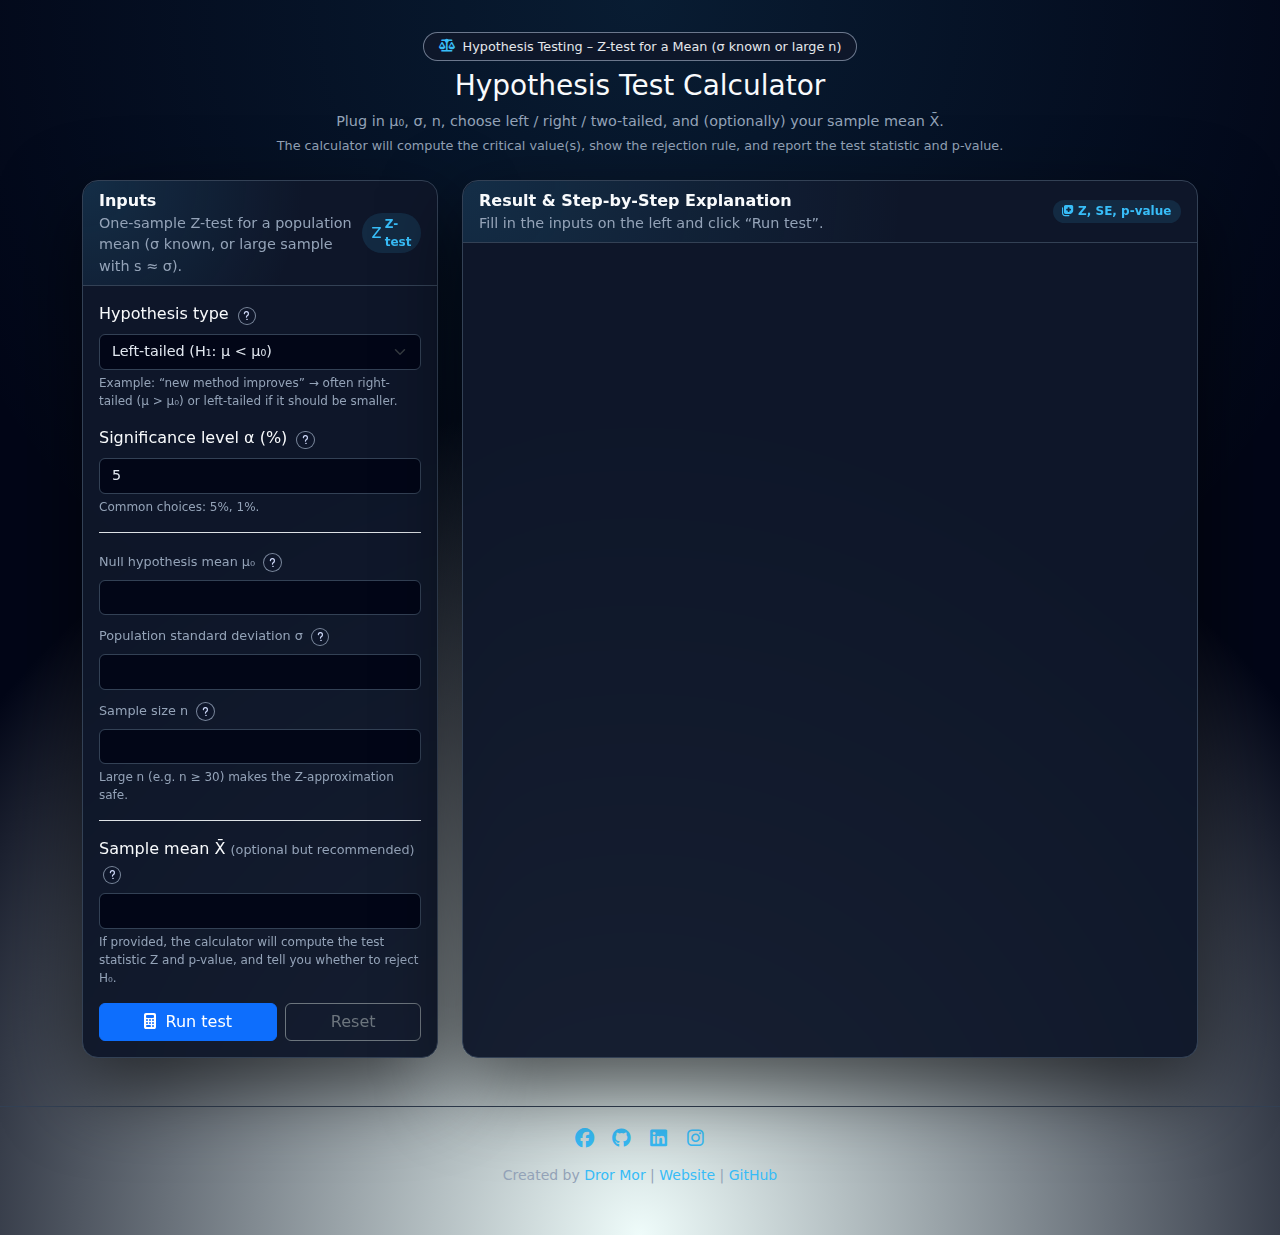
<file: Hypothesis_Testing_Calculator.html>
<!DOCTYPE html>
<html lang="en">
<head>
  <meta charset="UTF-8" />
  <meta name="viewport" content="width=device-width, initial-scale=1.0" />
  <title>Hypothesis Test Calculator (Z-test for Mean)</title>

  <!-- Bootstrap (local) -->
  <link href="./css/bootstrap.min.css" rel="stylesheet"/>
  <script src="./js/bootstrap.bundle.min.js"></script>

  <!-- Font Awesome (local) -->
  <link rel="stylesheet" href="./css/font-awesome.min.css"/>

  <style>
    body {
      background:
        radial-gradient(circle at top, rgba(56,189,248,0.12), transparent 55%),
        radial-gradient(circle at bottom, rgba(45,212,191,0.08), #020617 60%);
      color: #f8fafc;
      font-family: system-ui, -apple-system, BlinkMacSystemFont, "Inter",
        Roboto, "Segoe UI", sans-serif;
      min-height: 100vh;
      padding-top: 2rem;
      padding-bottom: 2rem;
      display: flex;
      flex-direction: column;
    }
    .page-wrapper {
      flex: 1 0 auto;
    }

    .card {
      background: rgba(15,23,42,0.96);
      border: 1px solid #334155;
      border-radius: 1rem;
      box-shadow: 0 30px 80px rgba(0, 0, 0, 0.6);
      color: #f8fafc;
      backdrop-filter: blur(10px);
    }

    .card-header {
      background: radial-gradient(
        circle at 0% 0%,
        rgba(56, 189, 248, 0.14) 0%,
        rgba(30, 37, 59, 0) 60%
      );
      border-bottom: 1px solid #334155;
      border-radius: 1rem 1rem 0 0 !important;
      color: #f8fafc;
    }

    .text-secondary {
      color: #94a3b8 !important;
      font-size: 0.9rem;
    }

    .badge-soft {
      background-color: rgba(56, 189, 248, 0.12);
      color: #38bdf8;
      border-radius: 999px;
      padding: 0.15rem 0.6rem;
      font-size: 0.75rem;
      font-weight: 600;
      display: inline-flex;
      align-items: center;
      gap: .25rem;
    }

    .form-control,
    .form-select {
      background-color: #020617;
      border-color: #334155;
      color: #e2e8f0;
      font-size: 0.9rem;
    }

    .form-control:focus,
    .form-select:focus {
      background-color: #020617;
      color: #e2e8f0;
      border-color: #38bdf8;
      box-shadow: 0 0 0 0.2rem rgba(56, 189, 248, 0.25);
    }

    .form-text {
      font-size: 0.75rem;
    }

    .small-label {
      font-size: 0.8rem;
      color: #94a3b8;
    }

    .alert-soft {
      background-color: rgba(239, 68, 68, 0.08);
      border: 1px solid rgba(239, 68, 68, 0.4);
      color: #fecaca;
      border-radius: 0.75rem;
      padding: 0.6rem 0.75rem;
      font-size: 0.8rem;
      margin-bottom: 0.75rem;
    }

    .result-box {
      background-color: #020617;
      border-radius: 0.75rem;
      padding: 0.75rem 0.9rem;
      border: 1px solid #334155;
      font-size: 0.9rem;
      margin-bottom: 0.75rem;
    }

    .summary-row {
      display: flex;
      flex-wrap: wrap;
      gap: 0.5rem 1.5rem;
      font-size: 0.85rem;
      margin-bottom: 0.75rem;
    }

    .summary-label {
      color: #cbd5f5;
    }

    .summary-value {
      color: #38bdf8;
      font-weight: 600;
    }

    .result-highlight {
      color: #38bdf8;
      font-weight: 600;
    }

    .step-list {
      list-style: none;
      padding-left: 0;
      margin-bottom: 0;
    }

    .step-list li {
      margin-bottom: 0.75rem;
      display: flex;
      gap: 0.6rem;
    }

    .step-number {
      flex-shrink: 0;
      width: 1.5rem;
      height: 1.5rem;
      border-radius: 999px;
      background-color: #0f172a;
      border: 1px solid #38bdf8;
      display: flex;
      align-items: center;
      justify-content: center;
      font-size: 0.8rem;
      font-weight: 600;
      color: #38bdf8;
      margin-top: 0.05rem;
    }

    .step-text {
      font-size: 0.9rem;
      color: #e2e8f0;
    }
    .step-text strong {
      color: #f9fafb;
    }

    footer {
      border-top: 1px solid #334155;
      margin-top: 3rem;
      padding-top: 1rem;
      padding-bottom: 1rem;
      color: #94a3b8;
      text-align: center;
    }

    .hm-foot-icon a {
      color: #38bdf8;
      font-size: 1.2rem;
      display: inline-flex;
      width: 2rem;
      height: 2rem;
      align-items: center;
      justify-content: center;
      transition: 0.3s;
      text-decoration: none;
    }

    .hm-foot-icon a:hover {
      color: #0ea5e9;
      text-shadow: 0 0 8px rgba(56, 189, 248, 0.8);
    }

    footer a {
      color: #38bdf8;
      text-decoration: none;
      font-weight: 500;
    }

    footer a:hover {
      color: #0ea5e9;
      text-shadow: 0 0 8px rgba(56, 189, 248, 0.8);
    }

    .pill-hero {
      display:inline-flex;
      align-items:center;
      gap:.5rem;
      padding:.25rem .9rem;
      border-radius:999px;
      border:1px solid rgba(148,163,184,0.7);
      background:rgba(15,23,42,0.95);
      font-size:.8rem;
      color:#e5e7eb;
    }

    .pill-hero i {
      color:#38bdf8;
    }

    .info-icon {
      display:inline-flex;
      align-items:center;
      justify-content:center;
      margin-left:0.25rem;
      width:1.15rem;
      height:1.15rem;
      border-radius:999px;
      border:1px solid rgba(148,163,184,0.8);
      color:#cbd5f5;
      font-size:.65rem;
      cursor:pointer;
      background:rgba(15,23,42,0.8);
    }

    .info-icon i {
      font-size:.6rem;
    }

    .pvalue-highlight {
      display:inline-flex;
      align-items:center;
      gap:.35rem;
      padding:.15rem .45rem;
      border-radius:999px;
      background:rgba(56,189,248,0.12);
      color:#e0f2fe;
      font-weight:600;
      border:1px solid rgba(56,189,248,0.5);
      margin-top:.25rem;
    }

    .pvalue-highlight i {
      font-size:.8rem;
      color:#38bdf8;
    }

    .decision-strong {
      font-weight:600;
      color:#fef9c3;
    }

    .decision-reject {
      color:#f97373;
    }

    .decision-keep {
      color:#4ade80;
    }
  </style>
</head>
<body>
<div class="container page-wrapper">
  <!-- Header / Hero -->
  <div class="text-center mb-4">
    <div class="pill-hero mb-2">
      <i class="fa-solid fa-scale-balanced"></i>
      <span>Hypothesis Testing – Z-test for a Mean (σ known or large n)</span>
    </div>
    <h1 class="h3 mb-2">Hypothesis Test Calculator</h1>
    <p class="text-secondary mb-1">
      Plug in μ₀, σ, n, choose left / right / two-tailed, and (optionally) your sample mean X̄.
    </p>
    <p class="text-secondary" style="font-size:.8rem;">
      The calculator will compute the critical value(s), show the rejection rule, and report the test statistic and p-value.
    </p>
  </div>

  <div class="row g-4">
    <!-- LEFT: Inputs -->
    <div class="col-lg-4">
      <div class="card h-100">
        <div class="card-header d-flex justify-content-between align-items-center">
          <div>
            <div class="fw-semibold">Inputs</div>
            <div class="small text-secondary">
              One-sample Z-test for a population mean (σ known, or large sample with s ≈ σ).
            </div>
          </div>
          <span class="badge-soft">
            <i class="fa-solid fa-z"></i> Z-test
          </span>
        </div>
        <div class="card-body">
          <!-- Hypotheses type -->
          <div class="mb-3">
            <label class="form-label">
              Hypothesis type
              <span
                class="info-icon"
                data-bs-toggle="tooltip"
                data-bs-placement="right"
                title="Choose the shape of H₁: left-tailed (μ < μ₀), right-tailed (μ > μ₀), or two-tailed (μ ≠ μ₀). This controls which tail(s) of the normal curve count as ‘extreme’.">
                <i class="fa-solid fa-question"></i>
              </span>
            </label>
            <select id="tailType" class="form-select">
              <option value="left" selected>Left-tailed (H₁: μ &lt; μ₀)</option>
              <option value="right">Right-tailed (H₁: μ &gt; μ₀)</option>
              <option value="two">Two-tailed (H₁: μ ≠ μ₀)</option>
            </select>
            <div class="form-text text-secondary">
              Example: “new method improves” → often right-tailed (μ &gt; μ₀) or left-tailed if it should be smaller.
            </div>
          </div>

          <!-- Alpha -->
          <div class="mb-3">
            <label class="form-label">
              Significance level α (%)
              <span
                class="info-icon"
                data-bs-toggle="tooltip"
                data-bs-placement="right"
                title="α is the Type I error rate: P(reject H₀ | H₀ is true). You choose it (commonly 5% or 1%). The test compares the p-value to α.">
                <i class="fa-solid fa-question"></i>
              </span>
            </label>
            <input id="alphaInput" type="number" step="0.1" value="5" min="0.1" max="50" class="form-control" />
            <div class="form-text text-secondary">
              Common choices: 5%, 1%.
            </div>
          </div>

          <!-- μ0, σ, n -->
          <div class="mb-3 border-top pt-3">
            <div class="mb-2">
              <label class="form-label small-label">
                Null hypothesis mean μ₀
                <span
                  class="info-icon"
                  data-bs-toggle="tooltip"
                  data-bs-placement="right"
                  title="μ₀ is the mean assumed under H₀. Example: current average = 100, so H₀: μ = 100.">
                  <i class="fa-solid fa-question"></i>
                </span>
              </label>
              <input id="mu0Input" type="number" step="0.01" class="form-control" />
            </div>
            <div class="mb-2">
              <label class="form-label small-label">
                Population standard deviation σ
                <span
                  class="info-icon"
                  data-bs-toggle="tooltip"
                  data-bs-placement="right"
                  title="σ is the population standard deviation. In many exercises it is given; for large samples you may plug in the sample SD as an approximation.">
                  <i class="fa-solid fa-question"></i>
                </span>
              </label>
              <input id="sigmaInput" type="number" step="0.01" min="0" class="form-control" />
            </div>
            <div class="mb-2">
              <label class="form-label small-label">
                Sample size n
                <span
                  class="info-icon"
                  data-bs-toggle="tooltip"
                  data-bs-placement="right"
                  title="Number of observations in your sample. The standard error is σ / √n. Larger n → smaller SE → more precise mean.">
                  <i class="fa-solid fa-question"></i>
                </span>
              </label>
              <input id="nInput" type="number" min="1" step="1" class="form-control" />
              <div class="form-text text-secondary">
                Large n (e.g. n ≥ 30) makes the Z-approximation safe.
              </div>
            </div>
          </div>

          <!-- Xbar (optional) -->
          <div class="mb-3 border-top pt-3">
            <label class="form-label">
              Sample mean X̄
              <span class="small-label">(optional but recommended)</span>
              <span
                class="info-icon"
                data-bs-toggle="tooltip"
                data-bs-placement="right"
                title="X̄ is the mean of your sample. The Z statistic is Z = (X̄ − μ₀) / (σ / √n). If you leave this blank, the tool only shows the critical region.">
                <i class="fa-solid fa-question"></i>
              </span>
            </label>
            <input id="xbarInput" type="number" step="0.01" class="form-control" />
            <div class="form-text text-secondary">
              If provided, the calculator will compute the test statistic Z and p-value, and tell you whether to reject H₀.
            </div>
          </div>

          <div class="d-flex gap-2 mt-3">
            <button id="calcBtn" class="btn btn-primary flex-grow-1">
              <i class="fa-solid fa-calculator me-1"></i> Run test
            </button>
            <button id="resetBtn" class="btn btn-outline-secondary flex-grow-1">
              Reset
            </button>
          </div>
        </div>
      </div>
    </div>

    <!-- RIGHT: Results -->
    <div class="col-lg-8">
      <div class="card h-100">
        <div class="card-header d-flex justify-content-between align-items-center">
          <div>
            <div class="fw-semibold">Result & Step-by-Step Explanation</div>
            <div class="small text-secondary" id="resultSubtitle">
              Fill in the inputs on the left and click “Run test”.
            </div>
          </div>
          <span class="badge-soft">
            <i class="fa-solid fa-notes-medical"></i> Z, SE, p-value
          </span>
        </div>
        <div class="card-body">
          <div id="errorBox" style="display:none;" class="alert-soft"></div>

          <!-- Summary -->
          <div id="summaryBox" style="display:none;">
            <div class="result-box">
              <div class="summary-row">
                <div>
                  <span class="summary-label">
                    Test type
                    <span
                      class="info-icon"
                      data-bs-toggle="tooltip"
                      data-bs-placement="top"
                      title="Left-tailed: one lower tail. Right-tailed: one upper tail. Two-tailed: both tails.">
                      <i class="fa-solid fa-question"></i>
                    </span>
                    :
                  </span>
                  <span class="summary-value" id="summaryTestType"></span>
                </div>
                <div>
                  <span class="summary-label">
                    α
                    <span
                      class="info-icon"
                      data-bs-toggle="tooltip"
                      data-bs-placement="top"
                      title="Significance level: the cutoff used to decide if a p-value is ‘small enough’.">
                      <i class="fa-solid fa-question"></i>
                    </span>
                    :
                  </span>
                  <span class="summary-value" id="summaryAlpha"></span>
                </div>
                <div>
                  <span class="summary-label">
                    z critical
                    <span
                      class="info-icon"
                      data-bs-toggle="tooltip"
                      data-bs-placement="top"
                      title="z-critical is the threshold z* such that only α (or α/2 in each tail) of the standard normal lies beyond it.">
                      <i class="fa-solid fa-question"></i>
                    </span>
                    :
                  </span>
                  <span class="summary-value" id="summaryZcrit"></span>
                </div>
                <div>
                  <span class="summary-label">
                    SE
                    <span
                      class="info-icon"
                      data-bs-toggle="tooltip"
                      data-bs-placement="top"
                      title="Standard error of X̄: SE = σ / √n. It measures the typical sampling fluctuation of the sample mean.">
                      <i class="fa-solid fa-question"></i>
                    </span>
                    :
                  </span>
                  <span class="summary-value" id="summarySE"></span>
                </div>
              </div>
              <div id="summaryHypotheses" class="small text-secondary"></div>
            </div>

            <!-- Critical region -->
            <div class="result-box mb-3">
              <div class="mb-1 fw-semibold">
                Critical region (in terms of sample mean X̄)
              </div>
              <div id="critRegionText" class="mb-1">
                –
              </div>
              <div id="critRuleText" class="small text-secondary"></div>
            </div>

            <!-- Test statistic and decision (if Xbar provided) -->
            <div id="testStatBox" class="result-box mb-3" style="display:none;">
              <div class="mb-1 fw-semibold">
                Test statistic, p-value & decision
              </div>
              <div id="testStatText" class="mb-1"></div>
              <div id="decisionText" class="small text-secondary"></div>
            </div>
          </div>

          <!-- Steps -->
          <ol id="stepsList" class="step-list"></ol>
        </div>
      </div>
    </div>
  </div>
</div>

<footer>
  <div class="hm-foot-icon mb-2">
    <a href="https://www.facebook.com/dror.mor.9" target="_blank"><i class="fab fa-facebook"></i></a>
    <a href="https://github.com/ColgateSmile" target="_blank"><i class="fab fa-github"></i></a>
    <a href="https://www.linkedin.com/in/dror-mor-%D7%93%D7%A8%D7%95%D7%A8-%D7%9E%D7%95%D7%A8-90865a201/" target="_blank"><i class="fab fa-linkedin"></i></a>
    <a href="https://www.instagram.com/drmor1994/" target="_blank"><i class="fab fa-instagram"></i></a>
  </div>
  <small>
    Created by <span style="color:#38bdf8;">Dror Mor</span> |
    <a href="https://colgatesmile.github.io/DrorMorResume/" target="_blank">Website</a> |
    <a href="https://github.com/ColgateSmile" target="_blank">GitHub</a>
  </small>
</footer>

<script>
  // ---------- Helpers ----------
  function fmt(v, decimals = 3) {
    if (!isFinite(v)) return "–";
    return Number(v).toFixed(decimals);
  }

  // Inverse standard normal CDF (Acklam approximation)
  function inverseNormalCDF(p) {
    if (p <= 0 || p >= 1) return NaN;

    const a1 = -39.69683028665376;
    const a2 = 220.9460984245205;
    const a3 = -275.9285104469687;
    const a4 = 138.3577518672690;
    const a5 = -30.66479806614716;
    const a6 = 2.506628277459239;

    const b1 = -54.47609879822406;
    const b2 = 161.5858368580409;
    const b3 = -155.6989798598866;
    const b4 = 66.80131188771972;
    const b5 = -13.28068155288572;

    const c1 = -0.007784894002430293;
    const c2 = -0.3223964580411365;
    const c3 = -2.400758277161838;
    const c4 = -2.549732539343734;
    const c5 = 4.374664141464968;
    const c6 = 2.938163982698783;

    const d1 = 0.007784695709041462;
    const d2 = 0.3224671290700398;
    const d3 = 2.445134137142996;
    const d4 = 3.754408661907416;

    const plow = 0.02425;
    const phigh = 1 - plow;
    let q, r;

    if (p < plow) {
      q = Math.sqrt(-2 * Math.log(p));
      return (
        (((((c1 * q + c2) * q + c3) * q + c4) * q + c5) * q + c6) /
        ((((d1 * q + d2) * q + d3) * q + d4) * q + 1)
      );
    }

    if (p > phigh) {
      q = Math.sqrt(-2 * Math.log(1 - p));
      return (
        -(((((c1 * q + c2) * q + c3) * q + c4) * q + c5) * q + c6) /
        ((((d1 * q + d2) * q + d3) * q + d4) * q + 1)
      );
    }

    q = p - 0.5;
    r = q * q;
    return (
      (((((a1 * r + a2) * r + a3) * r + a4) * r + a5) * r + a6) * q /
      (((((b1 * r + b2) * r + b3) * r + b4) * r + b5) * r + 1)
    );
  }

  // Standard normal CDF using erf approximation
  function normalCDF(z) {
    return 0.5 * (1 + erf(z / Math.SQRT2));
  }

  function erf(x) {
    const sign = x < 0 ? -1 : 1;
    const a1 =  0.254829592;
    const a2 = -0.284496736;
    const a3 =  1.421413741;
    const a4 = -1.453152027;
    const a5 =  1.061405429;
    const p  =  0.3275911;

    const t = 1.0 / (1.0 + p * Math.abs(x));
    const y = 1.0 - (((((a5 * t + a4) * t) + a3) * t + a2) * t + a1) * t * Math.exp(-x * x);
    return sign * y;
  }

  // ---------- DOM Elements ----------
  const tailTypeEl = document.getElementById("tailType");
  const alphaInputEl = document.getElementById("alphaInput");
  const mu0InputEl = document.getElementById("mu0Input");
  const sigmaInputEl = document.getElementById("sigmaInput");
  const nInputEl = document.getElementById("nInput");
  const xbarInputEl = document.getElementById("xbarInput");

  const calcBtn = document.getElementById("calcBtn");
  const resetBtn = document.getElementById("resetBtn");

  const errorBox = document.getElementById("errorBox");
  const summaryBox = document.getElementById("summaryBox");
  const resultSubtitle = document.getElementById("resultSubtitle");

  const summaryTestType = document.getElementById("summaryTestType");
  const summaryAlpha = document.getElementById("summaryAlpha");
  const summaryZcrit = document.getElementById("summaryZcrit");
  const summarySE = document.getElementById("summarySE");
  const summaryHypotheses = document.getElementById("summaryHypotheses");

  const critRegionText = document.getElementById("critRegionText");
  const critRuleText = document.getElementById("critRuleText");

  const testStatBox = document.getElementById("testStatBox");
  const testStatText = document.getElementById("testStatText");
  const decisionText = document.getElementById("decisionText");

  const stepsList = document.getElementById("stepsList");

  function showError(msg) {
    errorBox.textContent = msg;
    errorBox.style.display = "block";
    summaryBox.style.display = "none";
    stepsList.innerHTML = "";
  }

  function clearError() {
    errorBox.style.display = "none";
  }

  function renderSteps(steps) {
    stepsList.innerHTML = "";
    steps.forEach((s, idx) => {
      const li = document.createElement("li");

      const numSpan = document.createElement("span");
      numSpan.className = "step-number";
      numSpan.textContent = (idx + 1).toString();

      const textDiv = document.createElement("div");
      textDiv.className = "step-text";
      textDiv.innerHTML = "<strong>" + s.title + "</strong><br />" + s.text;

      li.appendChild(numSpan);
      li.appendChild(textDiv);
      stepsList.appendChild(li);
    });
  }

  function calculateTest() {
    clearError();
    summaryBox.style.display = "none";
    stepsList.innerHTML = "";
    testStatBox.style.display = "none";

    const tail = tailTypeEl.value;
    const alphaPercent = parseFloat(alphaInputEl.value);
    const mu0 = parseFloat(mu0InputEl.value);
    const sigma = parseFloat(sigmaInputEl.value);
    const n = parseFloat(nInputEl.value);
    const xbar = parseFloat(xbarInputEl.value);

    if (!isFinite(alphaPercent) || alphaPercent <= 0 || alphaPercent >= 100) {
      showError("Please enter a valid significance level α between 0 and 100.");
      return;
    }
    if (!isFinite(mu0) || !isFinite(sigma) || !isFinite(n) || n <= 0 || sigma <= 0) {
      showError("Please enter valid values for μ₀, σ > 0, and n > 0.");
      return;
    }

    const alpha = alphaPercent / 100;
    const SE = sigma / Math.sqrt(n);

    // z critical(s)
    let zCritLower = null;
    let zCritUpper = null;
    let testTypeLabel = "";

    if (tail === "left") {
      const z = inverseNormalCDF(alpha); // negative
      zCritLower = z;
      testTypeLabel = "Left-tailed (H₁: μ < μ₀)";
    } else if (tail === "right") {
      const z = inverseNormalCDF(1 - alpha); // positive
      zCritUpper = z;
      testTypeLabel = "Right-tailed (H₁: μ > μ₀)";
    } else if (tail === "two") {
      const z = inverseNormalCDF(1 - alpha / 2); // positive
      zCritLower = -z;
      zCritUpper = z;
      testTypeLabel = "Two-tailed (H₁: μ ≠ μ₀)";
    } else {
      showError("Unknown hypothesis type.");
      return;
    }

    // Critical region in terms of Xbar
    let critRegionStr = "";
    let critRuleStr = "";
    let zCritDisplay = "";

    if (tail === "left") {
      const xCrit = mu0 + zCritLower * SE;
      critRegionStr =
        "Reject H₀ if X̄ < " +
        "<span class='result-highlight'>" + fmt(xCrit, 3) + "</span>.";
      critRuleStr =
        "Because this is a left-tailed test at α = " + fmt(alpha, 3) +
        ", the critical z is " + fmt(zCritLower, 3) +
        " and the rejection region is all sample means smaller than " +
        fmt(xCrit, 3) + ".";
      zCritDisplay = "z_crit = " + fmt(zCritLower, 3);
    } else if (tail === "right") {
      const xCrit = mu0 + zCritUpper * SE;
      critRegionStr =
        "Reject H₀ if X̄ > " +
        "<span class='result-highlight'>" + fmt(xCrit, 3) + "</span>.";
      critRuleStr =
        "Because this is a right-tailed test at α = " + fmt(alpha, 3) +
        ", the critical z is " + fmt(zCritUpper, 3) +
        " and the rejection region is all sample means larger than " +
        fmt(xCrit, 3) + ".";
      zCritDisplay = "z_crit = " + fmt(zCritUpper, 3);
    } else {
      const zPos = zCritUpper;
      const lowerX = mu0 + zCritLower * SE;
      const upperX = mu0 + zCritUpper * SE;
      critRegionStr =
        "Reject H₀ if X̄ < " +
        "<span class='result-highlight'>" + fmt(lowerX, 3) + "</span> " +
        "or X̄ > " +
        "<span class='result-highlight'>" + fmt(upperX, 3) + "</span>.";
      critRuleStr =
        "Because this is a two-tailed test at α = " + fmt(alpha, 3) +
        ", the critical z values are ±" + fmt(zPos, 3) +
        ", giving two rejection regions in the lower and upper tails.";
      zCritDisplay = "z_crit = (" + fmt(zCritLower, 3) + ", " + fmt(zCritUpper, 3) + ")";
    }

    // Fill summary box
    summaryTestType.textContent = testTypeLabel;
    summaryAlpha.textContent = fmt(alpha, 3);
    summaryZcrit.textContent = zCritDisplay;
    summarySE.textContent = fmt(SE, 3);

    const h1Text =
      tail === "left"
        ? "H₁: μ < μ₀ (we suspect the mean is smaller)."
        : tail === "right"
        ? "H₁: μ > μ₀ (we suspect the mean is larger)."
        : "H₁: μ ≠ μ₀ (we suspect the mean is different, either larger or smaller).";

    summaryHypotheses.innerHTML =
      "Null hypothesis: H₀: μ = μ₀ = " + fmt(mu0, 3) + ". " +
      "Alternative: " + h1Text.replace("μ₀", fmt(mu0, 3));

    critRegionText.innerHTML = critRegionStr;
    critRuleText.textContent = critRuleStr;

    summaryBox.style.display = "block";

    // Steps (without using Xbar yet)
    const steps = [];

    steps.push({
      title: "State the hypotheses.",
      text:
        "We test H₀: μ = " + fmt(mu0, 3) +
        " against " + h1Text.replace("μ₀", fmt(mu0, 3)) +
        " using a one-sample Z-test for the mean (σ known or approximated)."
    });

    steps.push({
      title: "Choose the significance level and find the critical z-value(s).",
      text:
        "We use significance level α = " + fmt(alpha, 3) +
        ". For this " +
        (tail === "two" ? "two-tailed" : "one-tailed") +
        " test, we find the critical z-value(s) from the standard normal distribution and obtain " + zCritDisplay + "."
    });

    steps.push({
      title: "Compute the standard error of the mean.",
      text:
        "Standard error SE = σ / √n = " +
        fmt(sigma, 3) +
        " / √" + fmt(n, 0) +
        " ≈ " + fmt(SE, 3) + "."
    });

    steps.push({
      title: "Translate the z-critical value(s) into critical value(s) of X̄.",
      text:
        "Using X̄_crit = μ₀ + z_crit · SE, we obtain the rejection region in terms of the sample mean X̄, as shown above."
    });

    // If sample mean provided, compute test statistic and decision
    const hasSampleMean = isFinite(xbar);
    if (hasSampleMean) {
      const zObs = (xbar - mu0) / SE;

      // p-value depending on tail
      let pVal;
      if (tail === "left") {
        pVal = normalCDF(zObs);
      } else if (tail === "right") {
        pVal = 1 - normalCDF(zObs);
      } else {
        pVal = 2 * (1 - normalCDF(Math.abs(zObs)));
      }

      let decision, explain, decisionClass;
      if (tail === "left") {
        if (zObs < zCritLower) {
          decision = "Reject H₀.";
          explain =
            "Because the observed z = " + fmt(zObs, 3) +
            " is smaller than the critical value " + fmt(zCritLower, 3) +
            ", the result falls in the rejection region. At this α level, we have evidence that the true mean is smaller than μ₀.";
          decisionClass = "decision-reject";
        } else {
          decision = "Fail to reject H₀.";
          explain =
            "Because the observed z = " + fmt(zObs, 3) +
            " is not smaller than the critical value " + fmt(zCritLower, 3) +
            ", the result does not fall in the rejection region. We do not have enough evidence to say the mean is smaller than μ₀.";
          decisionClass = "decision-keep";
        }
      } else if (tail === "right") {
        if (zObs > zCritUpper) {
          decision = "Reject H₀.";
          explain =
            "Because the observed z = " + fmt(zObs, 3) +
            " is greater than the critical value " + fmt(zCritUpper, 3) +
            ", the result falls in the rejection region. At this α level, we have evidence that the true mean is larger than μ₀.";
          decisionClass = "decision-reject";
        } else {
          decision = "Fail to reject H₀.";
          explain =
            "Because the observed z = " + fmt(zObs, 3) +
            " is not greater than the critical value " + fmt(zCritUpper, 3) +
            ", the result does not fall in the rejection region. We do not have enough evidence to say the mean is larger than μ₀.";
          decisionClass = "decision-keep";
        }
      } else {
        const zPos = zCritUpper;
        if (Math.abs(zObs) > zPos) {
          decision = "Reject H₀.";
          explain =
            "Because |z| = " + fmt(Math.abs(zObs), 3) +
            " is greater than the two-tailed critical value " + fmt(zPos, 3) +
            ", the result falls in one of the rejection tails. We have evidence that the true mean differs from μ₀.";
          decisionClass = "decision-reject";
        } else {
          decision = "Fail to reject H₀.";
          explain =
            "Because |z| = " + fmt(Math.abs(zObs), 3) +
            " is not greater than the critical value " + fmt(zPos, 3) +
            ", the result does not fall in the rejection region. We do not have enough evidence that the mean differs from μ₀.";
          decisionClass = "decision-keep";
        }
      }

      testStatText.innerHTML =
        "Observed sample mean: X̄ = " + fmt(xbar, 3) + ".<br>" +
        "Test statistic: Z = (X̄ − μ₀) / (σ / √n) = " +
        fmt(zObs, 3) + ".<br>" +
        "<span class='pvalue-highlight' " +
        "data-bs-toggle='tooltip' data-bs-placement='top' " +
        "title='The p-value is the probability of obtaining a result at least as extreme as this one if H₀ is true.'>" +
        "<i class='fa-solid fa-droplet'></i>" +
        "p-value: p ≈ " + fmt(pVal, 4) +
        "</span>";

      decisionText.innerHTML =
        "<span class='decision-strong " + decisionClass + "'>" +
        decision + "</span> " + explain;

      testStatBox.style.display = "block";

      steps.push({
        title: "Compute the test statistic.",
        text:
          "Using the observed sample mean X̄ = " + fmt(xbar, 3) +
          ", the test statistic is Z = (X̄ − μ₀) / (σ / √n) ≈ " +
          fmt(zObs, 3) + "."
      });

      steps.push({
        title: "Compute the p-value and compare it to α.",
        text:
          "From the standard normal distribution, the p-value corresponding to z = " +
          fmt(zObs, 3) + " is p ≈ " + fmt(pVal, 4) +
          ". We compare this p-value to α to decide whether the result is statistically significant."
      });

      steps.push({
        title: "Make a conclusion in context.",
        text:
          decision + " " + explain +
          " In words: we " +
          (decision.startsWith("Reject") ? "have" : "do not have") +
          " enough evidence at α = " + fmt(alpha, 3) +
          " to support the alternative hypothesis H₁."
      });

    } else {
      steps.push({
        title: "Note about the sample mean.",
        text:
          "No sample mean X̄ was entered. We have found the critical value(s) and rejection region. " +
          "If you later observe a sample mean, you can compare it to the critical value(s): " +
          "if it falls in the rejection region, you reject H₀; otherwise, you fail to reject H₀."
      });
    }

    renderSteps(steps);

    resultSubtitle.textContent =
      "One-sample Z-test for the mean: critical region and (if X̄ is given) conclusion about H₀ and p-value.";
    
    // Re-activate tooltips for dynamically added elements (like p-value bubble)
    const tooltipTriggerList2 = [].slice.call(document.querySelectorAll('[data-bs-toggle="tooltip"]'));
    tooltipTriggerList2.forEach(el => new bootstrap.Tooltip(el));
  }

  function resetAll() {
    tailTypeEl.value = "left";
    alphaInputEl.value = 5;
    mu0InputEl.value = "";
    sigmaInputEl.value = "";
    nInputEl.value = "";
    xbarInputEl.value = "";

    clearError();
    summaryBox.style.display = "none";
    stepsList.innerHTML = "";
    testStatBox.style.display = "none";
    resultSubtitle.textContent =
      'Fill in the inputs on the left and click “Run test”.';
  }

  calcBtn.addEventListener("click", calculateTest);
  resetBtn.addEventListener("click", resetAll);

  // ---------- Bootstrap tooltips init ----------
  document.addEventListener("DOMContentLoaded", () => {
    const tooltipTriggerList = [].slice.call(document.querySelectorAll('[data-bs-toggle="tooltip"]'));
    tooltipTriggerList.forEach(el => new bootstrap.Tooltip(el));
  });
</script>
</body>
</html>
</file>
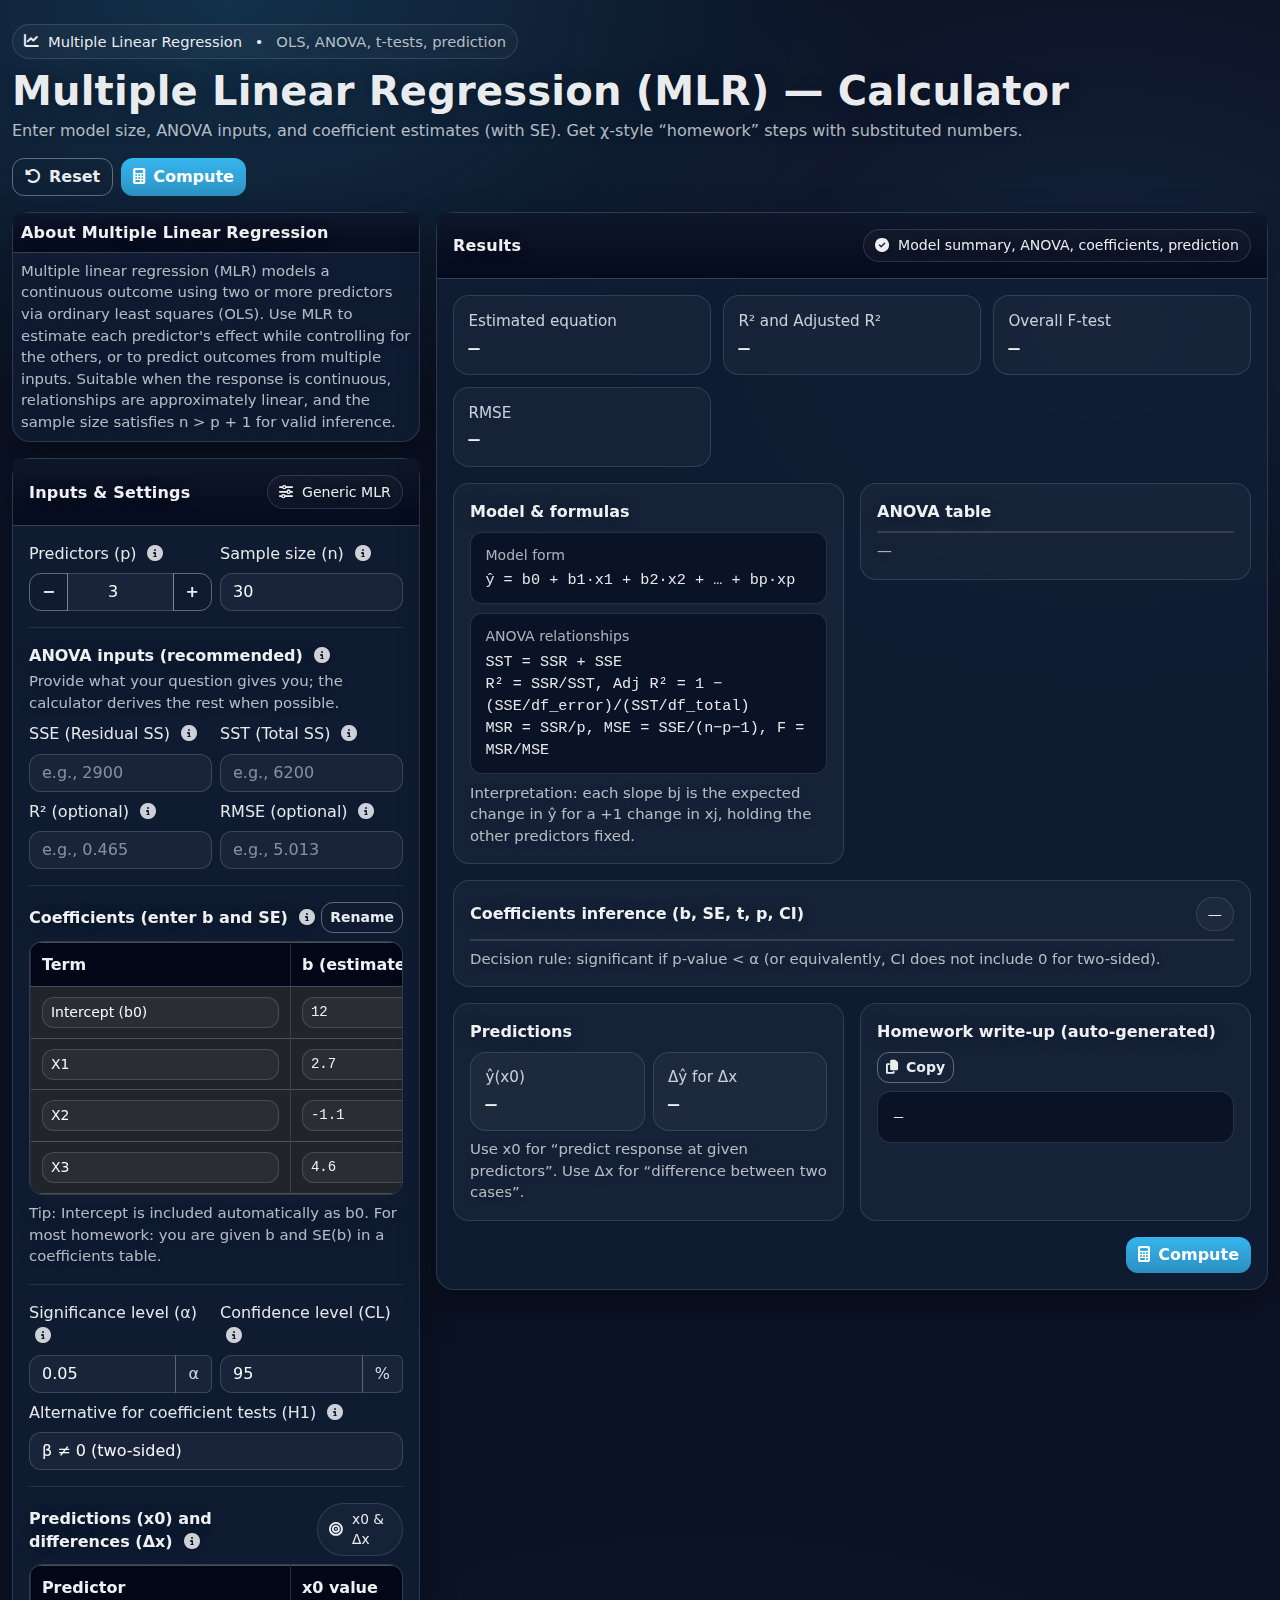
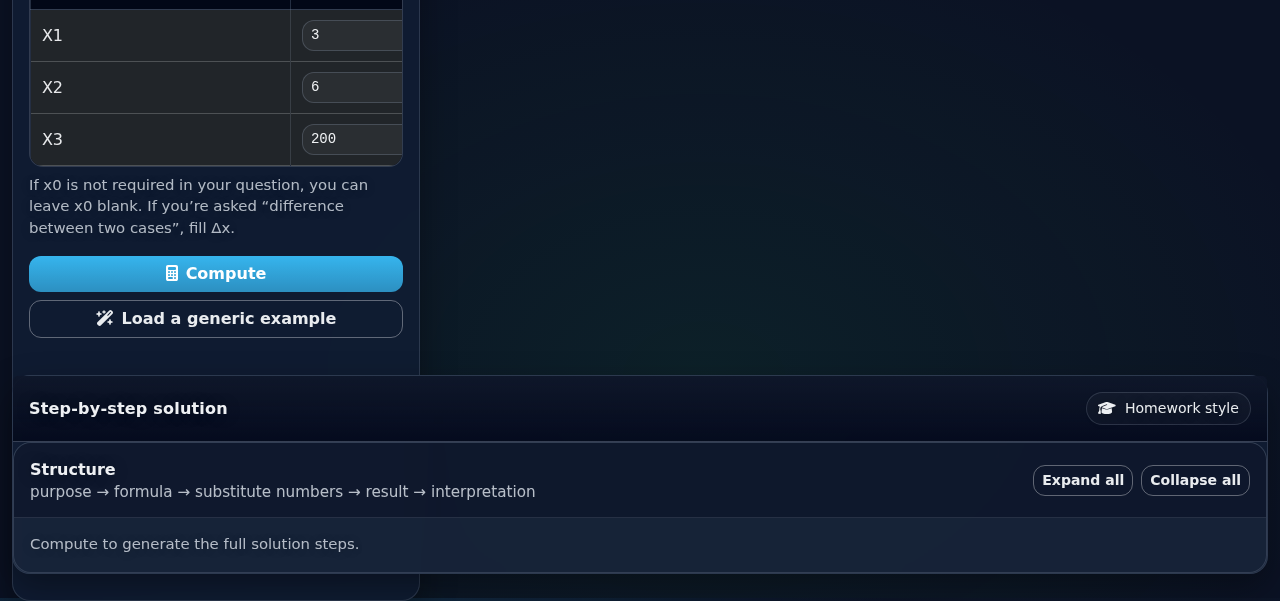
<file: Multiple_Linear_Regression_calculator.html>
<!DOCTYPE html>
<html lang="en">
<head>
  <meta charset="UTF-8" />
  <meta name="viewport" content="width=device-width,initial-scale=1" />
  <title>Multiple Linear Regression (MLR) — Calculator</title>

  <!-- Bootstrap (local) -->
  <link href="./css/bootstrap.min.css" rel="stylesheet"/>
  <script src="./js/bootstrap.bundle.min.js"></script>

  <!-- Font Awesome (local) -->
  <link rel="stylesheet" href="./css/font-awesome.min.css"/>

  <style>
    :root{
      --bg:#0b1224;
      --panel:#101c33;
      --panel2:#0b162e;
      --surface: rgba(255,255,255,.03);
      --surface2: rgba(2,6,23,.55);
      --text:#f8fafc;
      --muted: rgba(226,232,240,.78);
      --muted2: rgba(226,232,240,.62);
      --border: rgba(148,163,184,.22);
      --border2: rgba(148,163,184,.30);
      --accent:#38bdf8;
      --accent2:#60a5fa;
      --good:#22c55e;
      --warn:#f59e0b;
      --bad:#ef4444;
      --shadow: 0 14px 34px rgba(0,0,0,.35);
      --radius: 18px;
    }

    body{
      min-height:100vh;
      color:var(--text);
      background:
        radial-gradient(1100px 720px at 18% 0%, rgba(56,189,248,0.18), transparent 60%),
        radial-gradient(900px 680px at 86% 15%, rgba(96,165,250,0.12), transparent 60%),
        radial-gradient(1000px 700px at 55% 90%, rgba(34,197,94,0.08), transparent 65%),
        var(--bg);
      font-family: system-ui,-apple-system,"Segoe UI",Roboto,"Inter",Arial,sans-serif;
      line-height: 1.45;
      font-size: 16px;
    }

    .container{ max-width: 1420px; }

    .pill{
      display:inline-flex;
      align-items:center;
      gap:.55rem;
      padding:.35rem .70rem;
      border-radius: 999px;
      border: 1px solid var(--border);
      background: rgba(255,255,255,0.03);
      color: rgba(226,232,240,0.86);
      font-size: .92rem;
    }

    .app-title{
      font-weight: 900;
      letter-spacing: .2px;
      text-shadow: 0 1px 16px rgba(0,0,0,.35);
      margin: 0;
    }

    .subtle{ color: var(--muted); }

    /* Cards */
    .card{
      background: rgba(16, 28, 51, 0.88);
      border: 1px solid var(--border);
      border-radius: var(--radius);
      box-shadow: var(--shadow);
      backdrop-filter: blur(10px);
      min-width: 0; /* critical: prevents “squashed overflow” inside flex/grid */
    }

    /* FIX: Headers should never be “too dark” */
    .card-header{
      background: linear-gradient(180deg, rgba(22, 52, 88, 0.92), rgba(11, 22, 46, 0.95));
      border-bottom: 1px solid var(--border2);
      border-top-left-radius: var(--radius);
      border-top-right-radius: var(--radius);
      color: rgba(248,250,252,0.96) !important;
    }
    .card-header *{
      color: rgba(248,250,252,0.96) !important;
    }

    .section-title{
      font-weight: 900;
      margin: 0;
      letter-spacing: .2px;
    }

    .help-i{
      color: rgba(248,250,252,.82);
      cursor: help;
      margin-left: .35rem;
    }

    /* Forms */
    .form-label,.form-check-label{ color: rgba(248,250,252,0.92) !important; }

    .form-control, .form-select{
      background: rgba(255,255,255,.045);
      color: var(--text);
      border: 1px solid rgba(148,163,184,0.28);
      border-radius: 12px;
    }

    .form-control::placeholder{ color: rgba(226,232,240,0.55); }
    select option{ background:#0b1224; color:#f8fafc; }

    .form-control:focus, .form-select:focus{
      box-shadow: 0 0 0 .25rem rgba(56,189,248,.15);
      border-color: rgba(56,189,248,.55);
    }

    .btn{
      border-radius: 12px;
      font-weight: 750;
      min-width: 0;
    }
    .btn-primary{
      background: linear-gradient(180deg, rgba(56,189,248,0.95), rgba(56,189,248,0.72));
      border: none;
    }
    .btn-outline-light{
      border-color: rgba(248,250,252,.35);
      color: var(--text);
    }
    .btn-outline-light:hover{
      border-color: rgba(56,189,248,.65);
      color: var(--text);
      background: rgba(56,189,248,.10);
    }

    /* Layout blocks */
    .panel-note{
      color: var(--muted);
      font-size: .93rem;
    }

    /* KPI grid (prevents squashed look) */
    .kpi-grid{
      display:grid;
      grid-template-columns: repeat(auto-fit, minmax(200px, 1fr));
      gap: .75rem;
      margin-bottom: 1rem;
      align-items: start;
    }
    @media (max-width: 900px){
      .kpi-grid{ grid-template-columns: repeat(auto-fit, minmax(180px, 1fr)); }
    }
    @media (max-width: 520px){
      .kpi-grid{ grid-template-columns: 1fr; }
    }

    .kpi{
      border: 1px solid var(--border);
      background: rgba(255,255,255,.03);
      border-radius: 16px;
      padding: .85rem .9rem;
      box-sizing: border-box;
      overflow: hidden;
      min-width: 0;
      width: 100%;
    }
    .kpi .label{
      color: rgba(226,232,240,0.88);
      font-size: .95rem;
      display:flex;
      align-items:center;
      gap:.4rem;
    }
    .kpi .value{
      margin-top: .35rem;
      font-weight: 900;
      font-size: 1.15rem;
      overflow-wrap:anywhere;
      word-break: break-word;
      display: block;
      max-width: 100%;
      padding-right: .2rem;
      line-height: 1.25;
    }

    /* ensure KPI inner content never bleeds the rounded corner on sub-pixel layouts */
    .kpi::after{
      content: '';
      display: block;
      clear: both;
    }
    .mono{
      font-family: ui-monospace,SFMono-Regular,Menlo,Monaco,Consolas,"Liberation Mono","Courier New",monospace;
      overflow-wrap:anywhere;
      word-break: break-word;
      white-space: normal;
    }

    .status-good{ color: var(--good); }
    .status-warn{ color: var(--warn); }
    .status-bad{ color: var(--bad); }

    /* Table wrappers */
    .table-wrap{
      overflow-x:auto;
      -webkit-overflow-scrolling: touch;
      border: 1px solid var(--border2);
      border-radius: 14px;
      background: rgba(2,6,23,.45);
    }
    .table-wrap table{
      width: 100%;
      min-width: 0;
      margin: 0;
      color: var(--text);
    }
    /* “big result tables” */
    .table-wrap-lg table{ min-width: 980px; }
    /* “small input tables” */
    .table-wrap-sm table{ min-width: 0; }

    .table thead th{
      position: sticky;
      top: 0;
      z-index: 2;
      background: rgba(2,6,23,.86) !important;
      border-bottom: 1px solid var(--border2) !important;
    }
    .table th,.table td{
      border-color: rgba(148,163,184,.20) !important;
      padding: .62rem .68rem;
      vertical-align: middle;
      white-space: nowrap;
    }
    /* allow wrapping only in “Term” column */
    .term-col{ white-space: normal !important; min-width: 160px; }

    /* Math blocks in explanations */
    .math-block{
      border: 1px solid rgba(148,163,184,0.22);
      background: rgba(2, 6, 23, 0.55);
      border-radius: 12px;
      padding: .75rem .9rem;
      margin: .55rem 0;
    }
    .math-label{
      color: rgba(226,232,240,0.74);
      font-size: .88rem;
      margin-bottom: .25rem;
    }
    .math-line{
      font-family: ui-monospace,SFMono-Regular,Menlo,Monaco,Consolas,"Liberation Mono","Courier New",monospace;
      font-size: .95rem;
      color: rgba(248,250,252,0.92);
    }

    .callout{
      border-radius: 12px;
      border: 1px solid rgba(148,163,184,0.22);
      padding: .75rem .9rem;
      margin-top: .65rem;
      background: rgba(255,255,255,.02);
      color: rgba(248,250,252,0.90);
    }
    .callout.good{ background: rgba(34,197,94,0.08); border-color: rgba(34,197,94,0.25); }
    .callout.warn{ background: rgba(245,158,11,0.08); border-color: rgba(245,158,11,0.25); }
    .callout.bad { background: rgba(239,68,68,0.08); border-color: rgba(239,68,68,0.25); }

    /* Steps area: full width + readable accordion */
    .steps-shell{
      border: 1px solid var(--border);
      background: rgba(255,255,255,0.03);
      border-radius: var(--radius);
      overflow: hidden;
    }
    .steps-topbar{
      display:flex;
      align-items:center;
      justify-content: space-between;
      gap: 1rem;
      padding: .9rem 1rem;
      background: rgba(2, 6, 23, 0.35);
      border-bottom: 1px solid rgba(148,163,184,0.18);
    }
    .steps-topbar .meta{
      color: rgba(226,232,240,0.80);
      font-size: .95rem;
    }
    .steps-body{ padding: 1rem; }

    /* Bootstrap accordion styling */
    .accordion-item{
      background: rgba(255,255,255,0.02);
      border: 1px solid rgba(148,163,184,0.18);
      border-radius: 14px !important;
      overflow: hidden;
      margin-bottom: .85rem;
    }
    .accordion-button{
      background: rgba(2, 6, 23, 0.35);
      color: rgba(248,250,252,0.96);
      font-weight: 900;
      border: none;
      box-shadow: none !important;
      padding: 1rem 1rem;
    }
    .accordion-button:not(.collapsed){
      background: rgba(56,189,248,0.12);
    }
    .accordion-body{
      background: rgba(2, 6, 23, 0.18);
      color: rgba(248,250,252,0.92);
      padding: 1rem 1rem 1.15rem 1rem;
      font-size: 1rem;
      line-height: 1.5;
    }
    .step-badge{
      display:inline-flex;
      align-items:center;
      gap:.4rem;
      padding:.16rem .60rem;
      border-radius: 999px;
      border:1px solid rgba(148,163,184,0.22);
      background: rgba(255,255,255,0.03);
      color: rgba(226,232,240,0.88);
      font-size: .86rem;
      margin-left: .55rem;
      font-weight: 750;
    }

    /* Write-up block */
    .writeup{
      border: 1px solid rgba(148,163,184,.22);
      background: rgba(2,6,23,.55);
      border-radius: 14px;
      padding: .9rem 1rem;
      color: rgba(248,250,252,0.93);
      max-height: 380px;
      overflow:auto;
      font-family: ui-monospace,SFMono-Regular,Menlo,Monaco,Consolas,"Liberation Mono","Courier New",monospace;
      font-size: .95rem;
      line-height: 1.45;
      white-space: pre-wrap;
      overflow-wrap:anywhere;
    }

    /* Prevent any “hidden text” from low contrast */
    .panel-note, .subtle{ text-shadow: 0 1px 10px rgba(0,0,0,.25); }

    /* Tooltip max width */
    .tooltip-inner{ max-width: 360px; text-align:left; }

    /* Reduce motion */
    @media (prefers-reduced-motion: reduce){
      *{ scroll-behavior:auto !important; transition:none !important; }
    }
    
    /* =========================================================
       FIX PATCH (paste at END of your CSS)
       Goal: eliminate dark/unreadable text + improve header contrast
       ========================================================= */

    /* 1) Make all headings/headers readable, even if some parent sets low opacity */
    .card-header,
    .section-title,
    .panel-title,
    h1, h2, h3, h4, h5,
    .fw-bold,
    .fw-semibold {
      color: rgba(248, 250, 252, 0.96) !important;
      text-shadow: 0 1px 14px rgba(0,0,0,0.35);
    }

    /* 2) Improve header background so it doesn't “eat” the title text */
    .card-header {
      background: linear-gradient(
        180deg,
        rgba(15, 23, 42, 0.96),
        rgba(2, 6, 23, 0.72)
      ) !important;
      border-bottom: 1px solid rgba(148, 163, 184, 0.30) !important;
    }

    /* 3) Force readable text color in all result/metric cards (common dark-text culprit) */
    .card,
    .result-box,
    .metric,
    .stat-card,
    .kpi-card,
    .k,
    .k .label,
    .k .value {
      color: rgba(248, 250, 252, 0.94) !important;
    }

    /* 4) Ensure “mono” values (equation, R², F-test, p-value) don’t inherit dark color */
    .mono,
    code,
    pre,
    kbd,
    .card .mono,
    .result-box .mono,
    .metric .mono,
    .stat-card .mono {
      color: rgba(248, 250, 252, 0.96) !important;
    }

    /* 5) Bootstrap utility overrides that often cause “dark text” in dark themes */
    .text-dark,
    .text-body,
    .text-secondary,
    .text-muted {
      color: rgba(226, 232, 240, 0.84) !important;
    }

    /* 6) Badges/pills sometimes inherit a dark color depending on Bootstrap theme */
    .badge,
    .pill,
    .chip,
    .btn-outline-light {
      color: rgba(248, 250, 252, 0.94) !important;
    }

    /* 7) Tables: enforce readable text and improve header contrast */
    .table {
      --bs-table-color: rgba(248, 250, 252, 0.94);
    }

    .table thead th {
      background: rgba(2, 6, 23, 0.92) !important;
      color: rgba(248, 250, 252, 0.96) !important;
      border-bottom: 1px solid rgba(148, 163, 184, 0.30) !important;
    }

    .table td,
    .table th {
      color: rgba(248, 250, 252, 0.92) !important;
    }

    /* 8) Optional: selection highlight so selected text never “disappears” */
    ::selection {
      background: rgba(56, 189, 248, 0.35);
      color: rgba(248, 250, 252, 0.98);
    }
  </style>
</head>

<body>
  <div class="container py-4">
    <!-- Header -->
    <div class="d-flex flex-wrap align-items-end justify-content-between gap-3 mb-3">
      <div>
        <div class="pill mb-2">
          <i class="fa-solid fa-chart-line"></i>
          Multiple Linear Regression
          <span class="mx-1">•</span>
          <span class="subtle">OLS, ANOVA, t-tests, prediction</span>
        </div>
        <h1 class="app-title">Multiple Linear Regression (MLR) — Calculator</h1>
        <div class="subtle mt-1">
          Enter model size, ANOVA inputs, and coefficient estimates (with SE). Get χ-style “homework” steps with substituted numbers.
        </div>
      </div>
      <div class="d-flex gap-2">
        <button id="btnReset" class="btn btn-outline-light">
          <i class="fa-solid fa-rotate-left me-2"></i>Reset
        </button>
        <button id="btnComputeTop" class="btn btn-primary">
          <i class="fa-solid fa-calculator me-2"></i>Compute
        </button>
      </div>
    </div>

    <!-- Main row: Inputs + Results -->
    <div class="row g-3">
      <!-- Inputs -->
      <div class="col-12 col-xl-4">
        <div class="card mb-3">
          <div class="card-header p-2">
            <div class="section-title">About Multiple Linear Regression</div>
          </div>
          <div class="card-body p-2">
            <div class="panel-note mb-0">
              Multiple linear regression (MLR) models a continuous outcome using two or more predictors via ordinary least squares (OLS). Use MLR to estimate each predictor's effect while controlling for the others, or to predict outcomes from multiple inputs. Suitable when the response is continuous, relationships are approximately linear, and the sample size satisfies n &gt; p + 1 for valid inference.
            </div>
          </div>
        </div>
        <div class="card h-100">
          <div class="card-header p-3">
            <div class="d-flex align-items-center justify-content-between">
              <div class="section-title">Inputs & Settings</div>
              <span class="pill" style="font-size:.88rem">
                <i class="fa-solid fa-sliders"></i>Generic MLR
              </span>
            </div>
          </div>

          <div class="card-body p-3">
            <!-- Model size -->
            <div class="row g-2">
              <div class="col-6">
                <label class="form-label">
                  Predictors (p)
                  <i class="fa-solid fa-circle-info help-i"
                     data-bs-toggle="tooltip"
                     title="Number of predictors (excluding the intercept). Example: x1,x2,x3 ⇒ p=3."></i>
                </label>
                <div class="input-group">
                  <button id="btnPMinus" class="btn btn-outline-light" type="button">−</button>
                  <input id="pInput" class="form-control text-center" type="number" min="1" max="10" value="3">
                  <button id="btnPPlus" class="btn btn-outline-light" type="button">+</button>
                </div>
              </div>
              <div class="col-6">
                <label class="form-label">
                  Sample size (n)
                  <i class="fa-solid fa-circle-info help-i"
                     data-bs-toggle="tooltip"
                     title="Number of observations. Degrees of freedom for error is df_error = n − p − 1."></i>
                </label>
                <input id="nInput" class="form-control" type="number" min="3" step="1" value="30">
              </div>
            </div>

            <hr class="my-3" style="border-color: rgba(148,163,184,.18); opacity:1">

            <!-- ANOVA inputs -->
            <div class="mb-2">
              <div class="d-flex align-items-center justify-content-between">
                <div class="fw-bold">
                  ANOVA inputs (recommended)
                  <i class="fa-solid fa-circle-info help-i"
                     data-bs-toggle="tooltip"
                     title="Best case: provide SSE and SST. If SST is missing you may provide R²; if SSE is missing you may provide RMSE (and n,p). The calculator will infer missing parts when possible."></i>
                </div>
              </div>
              <div class="panel-note mt-1">
                Provide what your question gives you; the calculator derives the rest when possible.
              </div>
            </div>

            <div class="row g-2">
              <div class="col-6">
                <label class="form-label">
                  SSE (Residual SS)
                  <i class="fa-solid fa-circle-info help-i"
                     data-bs-toggle="tooltip"
                     title="SSE = Σ (yi − ŷi)². Used for MSE = SSE/df_error and RMSE = √MSE."></i>
                </label>
                <input id="sseInput" class="form-control" type="number" step="any" placeholder="e.g., 2900">
              </div>
              <div class="col-6">
                <label class="form-label">
                  SST (Total SS)
                  <i class="fa-solid fa-circle-info help-i"
                     data-bs-toggle="tooltip"
                     title="SST = Σ (yi − ȳ)². Also: SST = SSR + SSE. And R² = SSR/SST."></i>
                </label>
                <input id="sstInput" class="form-control" type="number" step="any" placeholder="e.g., 6200">
              </div>
              <div class="col-6">
                <label class="form-label">
                  R² (optional)
                  <i class="fa-solid fa-circle-info help-i"
                     data-bs-toggle="tooltip"
                     title="If SST is not provided, you can infer SST using: SST = SSE/(1−R²) (requires SSE)."></i>
                </label>
                <input id="r2Input" class="form-control" type="number" step="any" min="0" max="1" placeholder="e.g., 0.465">
              </div>
              <div class="col-6">
                <label class="form-label">
                  RMSE (optional)
                  <i class="fa-solid fa-circle-info help-i"
                     data-bs-toggle="tooltip"
                     title="RMSE = √MSE where MSE = SSE/df_error. If SSE is missing but RMSE is known: SSE = RMSE² × df_error."></i>
                </label>
                <input id="rmseInput" class="form-control" type="number" step="any" placeholder="e.g., 5.013">
              </div>
            </div>

            <hr class="my-3" style="border-color: rgba(148,163,184,.18); opacity:1">

            <!-- Coefficients input -->
            <div class="d-flex align-items-center justify-content-between mb-2">
              <div class="fw-bold">
                Coefficients (enter b and SE)
                <i class="fa-solid fa-circle-info help-i"
                   data-bs-toggle="tooltip"
                   title="Enter intercept b0 and slopes b1..bp with their standard errors SE(b). The calculator computes t, p-values, and confidence intervals."></i>
              </div>
              <button id="btnRenameX" class="btn btn-outline-light btn-sm"
                      data-bs-toggle="tooltip"
                      title="Rename predictors (X1..Xp) to match your exercise wording (e.g., Price, Rooms, Distance).">
                Rename
              </button>
            </div>

            <div class="table-wrap table-wrap-sm mb-2">
              <div id="coefInputContainer"></div>
            </div>
            <div class="panel-note">
              Tip: Intercept is included automatically as b0. For most homework: you are given b and SE(b) in a coefficients table.
            </div>

            <hr class="my-3" style="border-color: rgba(148,163,184,.18); opacity:1">

            <!-- Alpha & CL -->
            <div class="row g-2">
              <div class="col-6">
                <label class="form-label">
                  Significance level (α)
                  <i class="fa-solid fa-circle-info help-i"
                     data-bs-toggle="tooltip"
                     title="Used for decisions: reject H0 if p-value < α. Set any value like 0.10, 0.05, 0.01, etc."></i>
                </label>
                <div class="input-group">
                  <input id="alphaInput" class="form-control" type="number" step="0.001" min="0.0001" max="0.5" value="0.05">
                  <span class="input-group-text" style="background: rgba(255,255,255,.04); color: rgba(248,250,252,.85); border-color: rgba(148,163,184,.28);">α</span>
                </div>
              </div>
              <div class="col-6">
                <label class="form-label">
                  Confidence level (CL)
                  <i class="fa-solid fa-circle-info help-i"
                     data-bs-toggle="tooltip"
                     title="For coefficient confidence intervals: CI = b ± t*·SE(b). Typical CL: 95% or 99%. You can set any CL."></i>
                </label>
                <div class="input-group">
                  <input id="clInput" class="form-control" type="number" step="0.1" min="50" max="99.9" value="95">
                  <span class="input-group-text" style="background: rgba(255,255,255,.04); color: rgba(248,250,252,.85); border-color: rgba(148,163,184,.28);">%</span>
                </div>
              </div>
            </div>

            <div class="mt-2">
              <label class="form-label">
                Alternative for coefficient tests (H1)
                <i class="fa-solid fa-circle-info help-i"
                   data-bs-toggle="tooltip"
                   title="Two-sided is the default in most courses. For directional hypotheses choose >0 or <0."></i>
              </label>
              <select id="altSelect" class="form-select">
                <option value="two">β ≠ 0 (two-sided)</option>
                <option value="gt">β &gt; 0 (right-tailed)</option>
                <option value="lt">β &lt; 0 (left-tailed)</option>
              </select>
            </div>

            <hr class="my-3" style="border-color: rgba(148,163,184,.18); opacity:1">

            <!-- Predictions -->
            <div class="d-flex align-items-center justify-content-between mb-2">
              <div class="fw-bold">
                Predictions (x0) and differences (Δx)
                <i class="fa-solid fa-circle-info help-i"
                   data-bs-toggle="tooltip"
                   title="Compute ŷ(x0)=b0+Σbj x0j. For difference questions, enter Δx to compute Δŷ=ΣbjΔxj (intercept cancels)."></i>
              </div>
              <div class="pill" style="font-size:.86rem">
                <i class="fa-solid fa-bullseye"></i>x0 & Δx
              </div>
            </div>

            <div class="table-wrap table-wrap-sm mb-2">
              <div id="predictInputContainer"></div>
            </div>

            <div class="panel-note">
              If x0 is not required in your question, you can leave x0 blank. If you’re asked “difference between two cases”, fill Δx.
            </div>

            <div class="d-grid gap-2 mt-3">
              <button id="btnCompute" class="btn btn-primary">
                <i class="fa-solid fa-calculator me-2"></i>Compute
              </button>
              <button id="btnExample" class="btn btn-outline-light">
                <i class="fa-solid fa-wand-magic-sparkles me-2"></i>Load a generic example
              </button>
            </div>

            <div id="errorBox" class="alert alert-danger d-none mt-3 mb-0"></div>
          </div>
        </div>
      </div>

      <!-- Results -->
      <div class="col-12 col-xl-8">
        <div class="card">
          <div class="card-header p-3">
            <div class="d-flex align-items-center justify-content-between flex-wrap gap-2">
              <div class="section-title">Results</div>
              <div class="pill" style="font-size:.88rem">
                <i class="fa-solid fa-circle-check"></i>
                Model summary, ANOVA, coefficients, prediction
              </div>
            </div>
          </div>

          <div class="card-body p-3">
            <!-- KPI row -->
            <div class="kpi-grid">
              <div class="kpi">
                <div class="label">Estimated equation</div>
                <div id="kpiEq" class="value mono">—</div>
              </div>
              <div class="kpi">
                <div class="label">R² and Adjusted R²</div>
                <div id="kpiR2" class="value mono">—</div>
              </div>
              <div class="kpi">
                <div class="label">Overall F-test</div>
                <div id="kpiF" class="value mono">—</div>
              </div>
              <div class="kpi">
                <div class="label">RMSE</div>
                <div id="kpiRMSE" class="value mono">—</div>
              </div>
            </div>

            <!-- Two-column results panels -->
            <div class="row g-3">
              <div class="col-12 col-lg-6">
                <div class="p-3" style="border:1px solid var(--border); border-radius:16px; background: rgba(255,255,255,.03);">
                  <div class="fw-bold mb-2">Model & formulas</div>

                  <div class="math-block">
                    <div class="math-label">Model form</div>
                    <div class="math-line">ŷ = b0 + b1·x1 + b2·x2 + … + bp·xp</div>
                  </div>

                  <div class="math-block">
                    <div class="math-label">ANOVA relationships</div>
                    <div class="math-line">SST = SSR + SSE</div>
                    <div class="math-line">R² = SSR/SST,  Adj R² = 1 − (SSE/df_error)/(SST/df_total)</div>
                    <div class="math-line">MSR = SSR/p,  MSE = SSE/(n−p−1),  F = MSR/MSE</div>
                  </div>

                  <div class="panel-note">
                    Interpretation: each slope bj is the expected change in ŷ for a +1 change in xj,
                    holding the other predictors fixed.
                  </div>
                </div>
              </div>

              <div class="col-12 col-lg-6">
                <div class="p-3" style="border:1px solid var(--border); border-radius:16px; background: rgba(255,255,255,.03);">
                  <div class="fw-bold mb-2">ANOVA table</div>
                  <div class="table-wrap table-wrap-lg mb-2">
                    <div id="anovaContainer"></div>
                  </div>
                  <div id="anovaNote" class="panel-note">—</div>
                </div>
              </div>

              <div class="col-12">
                <div class="p-3" style="border:1px solid var(--border); border-radius:16px; background: rgba(255,255,255,.03);">
                  <div class="d-flex align-items-center justify-content-between flex-wrap gap-2 mb-2">
                    <div class="fw-bold">Coefficients inference (b, SE, t, p, CI)</div>
                    <div id="sigSummary" class="pill" style="font-size:.88rem;">—</div>
                  </div>
                  <div class="table-wrap table-wrap-lg">
                    <div id="coefOutContainer"></div>
                  </div>
                  <div class="panel-note mt-2">
                    Decision rule: significant if p-value &lt; α (or equivalently, CI does not include 0 for two-sided).
                  </div>
                </div>
              </div>

              <div class="col-12 col-lg-6">
                <div class="p-3" style="border:1px solid var(--border); border-radius:16px; background: rgba(255,255,255,.03); height:100%;">
                  <div class="fw-bold mb-2">Predictions</div>
                  <div class="row g-2">
                    <div class="col-12 col-sm-6">
                      <div class="kpi">
                        <div class="label">ŷ(x0)</div>
                        <div id="kpiYhat0" class="value mono">—</div>
                      </div>
                    </div>
                    <div class="col-12 col-sm-6">
                      <div class="kpi">
                        <div class="label">Δŷ for Δx</div>
                        <div id="kpiDeltaY" class="value mono">—</div>
                      </div>
                    </div>
                  </div>
                  <div class="panel-note mt-2">
                    Use x0 for “predict response at given predictors”. Use Δx for “difference between two cases”.
                  </div>
                </div>
              </div>

              <div class="col-12 col-lg-6">
                <div class="p-3" style="border:1px solid var(--border); border-radius:16px; background: rgba(255,255,255,.03); height:100%;">
                  <div class="d-flex align-items-center justify-content-between flex-wrap gap-2 mb-2">
                    <div class="fw-bold">Homework write-up (auto-generated)</div>
                    <button id="btnCopyWriteup" class="btn btn-outline-light btn-sm">
                      <i class="fa-solid fa-copy me-2"></i>Copy
                    </button>
                  </div>
                  <div id="writeup" class="writeup">—</div>
                </div>
              </div>
            </div>

            <div class="d-flex justify-content-end mt-3">
              <button id="btnComputeBottom" class="btn btn-primary">
                <i class="fa-solid fa-calculator me-2"></i>Compute
              </button>
            </div>
          </div>
        </div>
      </div>
    </div><!-- /row -->

    <!-- FULL-WIDTH Steps section (fixes squashed tables) -->
    <div class="row g-3 mt-1">
      <div class="col-12">
        <div class="card">
          <div class="card-header p-3">
            <div class="d-flex align-items-center justify-content-between flex-wrap gap-2">
              <div class="section-title">Step-by-step solution</div>
              <span class="pill" style="font-size:.88rem"><i class="fa-solid fa-graduation-cap"></i>Homework style</span>
            </div>
          </div>
          <div class="card-body p-0">
            <div class="steps-shell">
              <div class="steps-topbar">
                <div>
                  <div class="fw-bold">Structure</div>
                  <div class="meta">purpose → formula → substitute numbers → result → interpretation</div>
                </div>
                <div class="d-flex gap-2">
                  <button class="btn btn-outline-light btn-sm" type="button" id="btnExpandAll">Expand all</button>
                  <button class="btn btn-outline-light btn-sm" type="button" id="btnCollapseAll">Collapse all</button>
                </div>
              </div>
              <div class="steps-body">
                <div id="stepsContainer">
                  <div class="panel-note">Compute to generate the full solution steps.</div>
                </div>
              </div>
            </div>
          </div>
        </div>
      </div><!-- /col -->
    </div><!-- /row -->
  </div><!-- /container -->

  <script>
    /**********************
     * Helpers
     **********************/
    function clamp(n,min,max){ return Math.max(min, Math.min(max,n)); }
    function isNum(x){ return Number.isFinite(x) && !Number.isNaN(x); }
    function num(v){ const x = parseFloat(v); return isNum(x) ? x : NaN; }
    function fmt(x,d=6){
      if (!isNum(x)) return "—";
      const ax = Math.abs(x);
      if (ax !== 0 && ax < 1e-6) return x.toExponential(3);
      return Number(x).toFixed(d);
    }
    function escapeHtml(str){
      return String(str)
        .replaceAll("&","&amp;")
        .replaceAll("<","&lt;")
        .replaceAll(">","&gt;")
        .replaceAll('"',"&quot;")
        .replaceAll("'","&#039;");
    }
    function showError(msg){
      const box = document.getElementById("errorBox");
      box.textContent = msg;
      box.classList.remove("d-none");
    }
    function clearError(){
      const box = document.getElementById("errorBox");
      box.textContent = "";
      box.classList.add("d-none");
    }

    /**********************
     * Bootstrap tooltips
     **********************/
    function initTooltips(){
      const list = [].slice.call(document.querySelectorAll('[data-bs-toggle="tooltip"]'));
      list.forEach(el=>{
        const ex = bootstrap.Tooltip.getInstance(el);
        if (ex) ex.dispose();
        new bootstrap.Tooltip(el,{container:"body", trigger:"hover focus"});
      });
    }

    /**********************
     * Special functions: incomplete beta
     * (for F and t p-values + inverse t via binary search)
     **********************/
    function gammaln(xx){
      const cof = [
        76.18009172947146, -86.50532032941677,
        24.01409824083091, -1.231739572450155,
        0.001208650973866179, -0.000005395239384953
      ];
      let x = xx - 1.0;
      let tmp = x + 5.5;
      tmp -= (x + 0.5) * Math.log(tmp);
      let ser = 1.000000000190015;
      for (let j=0; j<cof.length; j++){
        x += 1;
        ser += cof[j] / x;
      }
      return -tmp + Math.log(2.5066282746310005 * ser);
    }

    function betacf(a, b, x){
      const MAXIT = 2000;
      const EPS = 3e-14;
      const FPMIN = 1e-300;
      let qab = a + b;
      let qap = a + 1;
      let qam = a - 1;
      let c = 1;
      let d = 1 - qab * x / qap;
      if (Math.abs(d) < FPMIN) d = FPMIN;
      d = 1 / d;
      let h = d;

      for (let m=1; m<=MAXIT; m++){
        let m2 = 2*m;

        let aa = m*(b - m)*x / ((qam + m2)*(a + m2));
        d = 1 + aa*d; if (Math.abs(d) < FPMIN) d = FPMIN;
        c = 1 + aa/c; if (Math.abs(c) < FPMIN) c = FPMIN;
        d = 1/d; h *= d*c;

        aa = -(a + m)*(qab + m)*x / ((a + m2)*(qap + m2));
        d = 1 + aa*d; if (Math.abs(d) < FPMIN) d = FPMIN;
        c = 1 + aa/c; if (Math.abs(c) < FPMIN) c = FPMIN;
        d = 1/d;
        let del = d*c;
        h *= del;

        if (Math.abs(del - 1.0) < EPS) break;
      }
      return h;
    }

    function betai(a, b, x){
      if (x < 0 || x > 1) return NaN;
      if (x === 0 || x === 1) return x;

      const bt = Math.exp(
        gammaln(a+b) - gammaln(a) - gammaln(b) +
        a*Math.log(x) + b*Math.log(1-x)
      );

      if (x < (a+1)/(a+b+2)){
        return bt*betacf(a,b,x)/a;
      } else {
        return 1 - bt*betacf(b,a,1-x)/b;
      }
    }

    // F CDF via regularized beta
    function fCdf(F, d1, d2){
      if (!isNum(F) || F < 0) return NaN;
      const x = (d1*F) / (d1*F + d2);
      return betai(d1/2, d2/2, x);
    }
    function fPValueRightTail(F, d1, d2){
      const cdf = fCdf(F, d1, d2);
      return 1 - cdf;
    }

    // t CDF via regularized beta
    function tCdf(t, df){
      if (!isNum(t) || !isNum(df) || df <= 0) return NaN;
      if (t === 0) return 0.5;
      const x = df / (df + t*t);
      const ib = betai(df/2, 0.5, x);
      if (t > 0) return 1 - 0.5*ib;
      return 0.5*ib;
    }
    function tPValue(t, df, alt){
      // alt: "two", "gt", "lt"
      if (!isNum(t)) return NaN;
      const c = tCdf(t, df);
      if (!isNum(c)) return NaN;
      if (alt === "gt") return 1 - c;
      if (alt === "lt") return c;
      // two-sided
      const ca = tCdf(Math.abs(t), df);
      return 2*(1 - ca);
    }

    // Inverse t CDF via binary search for two-sided CI critical value
    function tInv(p, df){
      // p in (0,1)
      if (!(p > 0 && p < 1)) return NaN;
      let lo = -100, hi = 100;
      for (let i=0;i<200;i++){
        const mid = (lo+hi)/2;
        const cmid = tCdf(mid, df);
        if (cmid < p) lo = mid; else hi = mid;
      }
      return (lo+hi)/2;
    }

    /**********************
     * State
     **********************/
    const state = {
      p: 3,
      names: ["Intercept (b0)", "X1", "X2", "X3"],
      coefB: [12, 2.7, -1.1, 4.6],
      coefSE: [8.0, 1.2, 0.6, 2.0],
      x0: [3, 6, 200],
      dx: [1, 0, -50]
    };

    /**********************
     * UI builders
     **********************/
    function ensureStateSizes(){
      const p = state.p;
      // names includes intercept + p predictors
      while(state.names.length < p+1) state.names.push(`X${state.names.length}`);
      while(state.names.length > p+1) state.names.pop();

      while(state.coefB.length < p+1) state.coefB.push(0);
      while(state.coefB.length > p+1) state.coefB.pop();

      while(state.coefSE.length < p+1) state.coefSE.push(0);
      while(state.coefSE.length > p+1) state.coefSE.pop();

      while(state.x0.length < p) state.x0.push(NaN);
      while(state.x0.length > p) state.x0.pop();

      while(state.dx.length < p) state.dx.push(NaN);
      while(state.dx.length > p) state.dx.pop();
    }

    function buildCoefInput(){
      ensureStateSizes();
      const el = document.getElementById("coefInputContainer");
      const p = state.p;

      let html = `<table class="table table-dark table-bordered align-middle">
        <thead>
          <tr>
            <th style="min-width:260px">Term</th>
            <th style="min-width:180px">b (estimate)</th>
            <th style="min-width:180px">SE(b)</th>
          </tr>
        </thead>
        <tbody>`;

      for(let i=0;i<p+1;i++){
        html += `<tr>
          <td class="term-col">
            <input class="form-control form-control-sm" type="text" value="${escapeHtml(state.names[i])}" data-name="${i}">
          </td>
          <td>
            <input class="form-control form-control-sm mono" type="number" step="any"
                   value="${isNum(state.coefB[i])? state.coefB[i] : ""}" data-b="${i}">
          </td>
          <td>
            <input class="form-control form-control-sm mono" type="number" step="any"
                   value="${isNum(state.coefSE[i])? state.coefSE[i] : ""}" data-se="${i}">
          </td>
        </tr>`;
      }

      html += `</tbody></table>`;
      el.innerHTML = html;

      el.querySelectorAll("input[data-name]").forEach(inp=>{
        inp.addEventListener("input",(e)=>{
          const i = parseInt(e.target.getAttribute("data-name"),10);
          state.names[i] = e.target.value || (i===0 ? "Intercept (b0)" : `X${i}`);
        });
      });
      el.querySelectorAll("input[data-b]").forEach(inp=>{
        inp.addEventListener("input",(e)=>{
          const i = parseInt(e.target.getAttribute("data-b"),10);
          state.coefB[i] = num(e.target.value);
        });
      });
      el.querySelectorAll("input[data-se]").forEach(inp=>{
        inp.addEventListener("input",(e)=>{
          const i = parseInt(e.target.getAttribute("data-se"),10);
          state.coefSE[i] = num(e.target.value);
        });
      });
    }

    function buildPredictInput(){
      ensureStateSizes();
      const el = document.getElementById("predictInputContainer");
      const p = state.p;

      let html = `<table class="table table-dark table-bordered align-middle">
        <thead>
          <tr>
            <th style="min-width:260px">Predictor</th>
            <th style="min-width:200px">x0 value</th>
            <th style="min-width:200px">Δx (difference)</th>
          </tr>
        </thead>
        <tbody>`;

      for(let j=1;j<=p;j++){
        html += `<tr>
          <td class="term-col">${escapeHtml(state.names[j] || `X${j}`)}</td>
          <td>
            <input class="form-control form-control-sm mono" type="number" step="any"
                   value="${isNum(state.x0[j-1])? state.x0[j-1] : ""}" data-x0="${j-1}" placeholder="optional">
          </td>
          <td>
            <input class="form-control form-control-sm mono" type="number" step="any"
                   value="${isNum(state.dx[j-1])? state.dx[j-1] : ""}" data-dx="${j-1}" placeholder="optional">
          </td>
        </tr>`;
      }

      html += `</tbody></table>`;
      el.innerHTML = html;

      el.querySelectorAll("input[data-x0]").forEach(inp=>{
        inp.addEventListener("input",(e)=>{
          const i = parseInt(e.target.getAttribute("data-x0"),10);
          state.x0[i] = num(e.target.value);
        });
      });
      el.querySelectorAll("input[data-dx]").forEach(inp=>{
        inp.addEventListener("input",(e)=>{
          const i = parseInt(e.target.getAttribute("data-dx"),10);
          state.dx[i] = num(e.target.value);
        });
      });
    }

    /**********************
     * ANOVA + inference computation
     **********************/
    function getInputs(){
      const p = clamp(parseInt(document.getElementById("pInput").value,10),1,10);
      const n = parseInt(document.getElementById("nInput").value,10);

      const alpha = num(document.getElementById("alphaInput").value);
      const clPct = num(document.getElementById("clInput").value);
      const cl = isNum(clPct) ? clPct/100 : NaN;
      const alt = document.getElementById("altSelect").value;

      const SSE_in = num(document.getElementById("sseInput").value);
      const SST_in = num(document.getElementById("sstInput").value);
      const R2_in  = num(document.getElementById("r2Input").value);
      const RMSE_in= num(document.getElementById("rmseInput").value);

      return {p,n,alpha,cl,alt,SSE_in,SST_in,R2_in,RMSE_in};
    }

    function inferAnova({p,n,SSE_in,SST_in,R2_in,RMSE_in}){
      const dfModel = p;
      const dfError = n - p - 1;
      const dfTotal = n - 1;

      let SSE = SSE_in;
      let SST = SST_in;
      let R2  = R2_in;
      let RMSE= RMSE_in;

      // Basic validation
      if (!Number.isFinite(dfError) || dfError <= 0){
        return {error: `Invalid degrees of freedom: df_error = n − p − 1 must be > 0. Please ensure n > p+1.`};
      }

      // If SSE missing but RMSE is known: SSE = RMSE^2 * dfError
      if (!isNum(SSE) && isNum(RMSE)){
        SSE = RMSE*RMSE * dfError;
      }

      // If SST missing but SSE and R2 known: SST = SSE/(1-R2)
      if (!isNum(SST) && isNum(SSE) && isNum(R2)){
        if (R2 >= 1) return {error:`R² must be < 1 to infer SST from SSE.`};
        if (R2 < 0) return {error:`R² must be ≥ 0.`};
        SST = SSE/(1 - R2);
      }

      // If SSE missing but SST and R2 known: SSE = SST*(1-R2)
      if (!isNum(SSE) && isNum(SST) && isNum(R2)){
        SSE = SST*(1 - R2);
      }

      // If R2 missing but SSE and SST known
      if (!isNum(R2) && isNum(SSE) && isNum(SST)){
        R2 = 1 - (SSE/SST);
      }

      // If SST missing but SSE and R2 computed now
      if (!isNum(SST) && isNum(SSE) && isNum(R2)){
        if (R2 >= 1) return {error:`R² must be < 1 to infer SST.`};
        SST = SSE/(1 - R2);
      }

      // Compute SSR if possible
      if (!isNum(SSE) || !isNum(SST)){
        return {error:`To compute ANOVA you must provide enough information. Recommended: provide SSE and SST. Alternatively: SSE + R², or RMSE + (SST or R²).`};
      }
      if (SST <= 0) return {error:`SST must be > 0.`};
      if (SSE < 0) return {error:`SSE must be ≥ 0.`};

      const SSR = SST - SSE;
      if (SSR < 0){
        return {error:`Inconsistent inputs: SST − SSE is negative. Check your SSE/SST/R²/RMSE values.`};
      }

      const MSR = SSR / dfModel;
      const MSE = SSE / dfError;
      const RMSE_out = Math.sqrt(MSE);

      const F = (MSE === 0) ? Infinity : (MSR / MSE);
      const pF = (MSE === 0) ? 0 : fPValueRightTail(F, dfModel, dfError);

      const adjR2 = 1 - (SSE/dfError)/(SST/dfTotal);

      return {dfModel,dfError,dfTotal,SSE,SST,SSR,MSR,MSE,RMSE:RMSE_out,F,pF,R2,adjR2};
    }

    function computeCoefficients({p, dfError, alpha, cl, alt}){
      const tCrit = isNum(cl) ? tInv(1 - (1-cl)/2, dfError) : NaN;

      const rows = [];
      for(let i=0;i<p+1;i++){
        const name = state.names[i] || (i===0 ? "Intercept (b0)" : `X${i}`);
        const b = state.coefB[i];
        const se = state.coefSE[i];

        let t = NaN, pv = NaN, ciLow = NaN, ciHigh = NaN, sig = false;

        if (isNum(b) && isNum(se) && se > 0){
          t = b / se;
          pv = tPValue(t, dfError, alt);
          if (isNum(tCrit)){
            ciLow = b - tCrit*se;
            ciHigh= b + tCrit*se;
          }
          sig = isNum(pv) && isNum(alpha) ? (pv < alpha) : false;
        }

        rows.push({name,b,se,t,pv,ciLow,ciHigh,sig});
      }
      return {rows, tCrit};
    }

    function computePrediction(p){
      const b0 = isNum(state.coefB[0]) ? state.coefB[0] : 0;

      // yhat0 = b0 + Σ bj*x0j
      let yhat0 = b0;
      for(let j=1;j<=p;j++){
        const bj = isNum(state.coefB[j]) ? state.coefB[j] : 0;
        const x0j = isNum(state.x0[j-1]) ? state.x0[j-1] : 0;
        yhat0 += bj*x0j;
      }

      // deltaY = Σ bj*dxj (intercept cancels)
      let deltaY = 0;
      for(let j=1;j<=p;j++){
        const bj = isNum(state.coefB[j]) ? state.coefB[j] : 0;
        const dxj = isNum(state.dx[j-1]) ? state.dx[j-1] : 0;
        deltaY += bj*dxj;
      }

      return {yhat0, deltaY};
    }

    /**********************
     * Rendering results tables
     **********************/
    function renderAnovaTable(res){
      const el = document.getElementById("anovaContainer");
      const html = `
        <table class="table table-dark table-bordered align-middle">
          <thead>
            <tr>
              <th>Source</th>
              <th>df</th>
              <th>SS</th>
              <th>MS</th>
              <th>F</th>
              <th>Significance (p)</th>
            </tr>
          </thead>
          <tbody>
            <tr>
              <th>Regression</th>
              <td class="mono">${fmt(res.dfModel,0)}</td>
              <td class="mono">${fmt(res.SSR,6)}</td>
              <td class="mono">${fmt(res.MSR,6)}</td>
              <td class="mono">${isFinite(res.F) ? fmt(res.F,6) : "∞"}</td>
              <td class="mono">${fmt(res.pF,8)}</td>
            </tr>
            <tr>
              <th>Error</th>
              <td class="mono">${fmt(res.dfError,0)}</td>
              <td class="mono">${fmt(res.SSE,6)}</td>
              <td class="mono">${fmt(res.MSE,6)}</td>
              <td class="mono">—</td>
              <td class="mono">—</td>
            </tr>
            <tr>
              <th>Total</th>
              <td class="mono">${fmt(res.dfTotal,0)}</td>
              <td class="mono">${fmt(res.SST,6)}</td>
              <td class="mono">—</td>
              <td class="mono">—</td>
              <td class="mono">—</td>
            </tr>
          </tbody>
        </table>`;
      el.innerHTML = html;

      document.getElementById("anovaNote").innerHTML =
        `SST = SSR + SSE and R² = SSR/SST. Here: R² = <span class="mono">${fmt(res.R2,6)}</span>, Adj R² = <span class="mono">${fmt(res.adjR2,6)}</span>.`;
    }

    function renderCoefOut(rows, alpha, cl){
      const el = document.getElementById("coefOutContainer");
      const clLabel = isNum(cl) ? `${Math.round(cl*100)}% CI` : "CI";

      let body = "";
      let sigNames = [];
      rows.forEach(r=>{
        const pStr = isNum(r.pv) ? fmt(r.pv,8) : "—";
        const tStr = isNum(r.t) ? fmt(r.t,6) : "—";
        const ciStr = (isNum(r.ciLow) && isNum(r.ciHigh)) ? `[${fmt(r.ciLow,6)}, ${fmt(r.ciHigh,6)}]` : "—";
        const sigText = isNum(r.pv) && isNum(alpha) ? (r.pv < alpha ? "Significant" : "Not significant") : "—";
        const sigClass = isNum(r.pv) && isNum(alpha) ? (r.pv < alpha ? "status-good" : "status-warn") : "";
        if (sigText === "Significant" && r.name !== "Intercept (b0)") sigNames.push(r.name);

        body += `
          <tr>
            <td class="term-col">${escapeHtml(r.name)}</td>
            <td class="mono">${isNum(r.b)? fmt(r.b,6) : "—"}</td>
            <td class="mono">${isNum(r.se)? fmt(r.se,6) : "—"}</td>
            <td class="mono">${tStr}</td>
            <td class="mono">${pStr}</td>
            <td class="mono">${ciStr}</td>
            <td class="${sigClass}">${sigText}</td>
          </tr>`;
      });

      el.innerHTML = `
        <table class="table table-dark table-bordered align-middle">
          <thead>
            <tr>
              <th class="term-col">Term</th>
              <th>b</th>
              <th>SE(b)</th>
              <th>t</th>
              <th>p</th>
              <th>${clLabel}</th>
              <th>Decision</th>
            </tr>
          </thead>
          <tbody>${body}</tbody>
        </table>
      `;

      const sigSummary = document.getElementById("sigSummary");
      if (isNum(alpha)){
        const msg = sigNames.length
          ? `Significant (α=${fmt(alpha,3)}): ${sigNames.join(", ")}`
          : `No significant predictors at α=${fmt(alpha,3)} (excluding intercept)`;
        sigSummary.textContent = msg;
      } else {
        sigSummary.textContent = "—";
      }
    }

    /**********************
     * Steps accordion
     **********************/
    function accItem({id, title, badge, bodyHtml, open=false}) {
      const show = open ? "show" : "";
      const collapsed = open ? "" : "collapsed";
      return `
        <div class="accordion-item">
          <h2 class="accordion-header" id="h-${id}">
            <button class="accordion-button ${collapsed}" type="button"
                    data-bs-toggle="collapse" data-bs-target="#c-${id}"
                    aria-expanded="${open}" aria-controls="c-${id}">
              ${title}
              ${badge ? `<span class="step-badge">${badge}</span>` : ``}
            </button>
          </h2>
          <div id="c-${id}" class="accordion-collapse collapse ${show}" aria-labelledby="h-${id}">
            <div class="accordion-body">${bodyHtml}</div>
          </div>
        </div>`;
    }

    function buildSteps(res, coefRows, inputs, pred){
      const stepsEl = document.getElementById("stepsContainer");
      const p = inputs.p, n = inputs.n;
      const alpha = inputs.alpha, cl = inputs.cl;
      const alt = inputs.alt;

      const altLabel = (alt==="two") ? "two-sided" : (alt==="gt" ? "right-tailed" : "left-tailed");

      const eq = (() => {
        let s = `ŷ = ${fmt(state.coefB[0],6)}`;
        for(let j=1;j<=p;j++){
          const bj = state.coefB[j];
          const nm = state.names[j] || `X${j}`;
          s += ` + (${fmt(bj,6)})·${nm}`;
        }
        return s;
      })();

      const decisionOverall = (res.pF < alpha)
        ? `<div class="callout good"><b>Decision (overall):</b> Reject H0 because p = ${fmt(res.pF,8)} &lt; α = ${fmt(alpha,4)}.</div>
           <div class="panel-note mt-2">Interpretation: the model is statistically significant; at least one slope differs from 0.</div>`
        : `<div class="callout warn"><b>Decision (overall):</b> Fail to reject H0 because p = ${fmt(res.pF,8)} ≥ α = ${fmt(alpha,4)}.</div>
           <div class="panel-note mt-2">Interpretation: not enough evidence that the predictors explain Y (as a group) at this α.</div>`;

      const step1 = `
        <div class="panel-note">
          <b>Purpose:</b> define the regression model and the meaning of coefficients.
        </div>
        <div class="math-block">
          <div class="math-label">Model form</div>
          <div class="math-line">ŷ = b0 + b1·x1 + b2·x2 + … + bp·xp</div>
        </div>
        <div class="math-block">
          <div class="math-label">Estimated model (your inputs)</div>
          <div class="math-line">${escapeHtml(eq)}</div>
        </div>
        <div class="callout">
          <b>Interpretation reminder:</b> bj is the expected change in ŷ for a +1 change in xj <u>holding the other predictors fixed</u>.
        </div>
      `;

      const step2 = `
        <div class="panel-note"><b>Purpose:</b> compute degrees of freedom for ANOVA and t-tests.</div>
        <div class="math-block">
          <div class="math-label">Formulas</div>
          <div class="math-line">df_model = p</div>
          <div class="math-line">df_error = n − p − 1</div>
          <div class="math-line">df_total = n − 1</div>
        </div>
        <div class="math-block">
          <div class="math-label">Substitution</div>
          <div class="math-line">p=${p}, n=${n}</div>
          <div class="math-line">df_model=${res.dfModel}, df_error=${res.dfError}, df_total=${res.dfTotal}</div>
        </div>
        <div class="panel-note">
          Reason: we estimate p slopes plus 1 intercept, which consumes p+1 degrees of freedom.
        </div>
      `;

      const step3 = `
        <div class="panel-note"><b>Purpose:</b> compute ANOVA quantities and relate them to R².</div>
        <div class="math-block">
          <div class="math-label">Core identities</div>
          <div class="math-line">SST = SSR + SSE</div>
          <div class="math-line">MSR = SSR / p</div>
          <div class="math-line">MSE = SSE / df_error</div>
          <div class="math-line">RMSE = √MSE</div>
          <div class="math-line">R² = SSR/SST</div>
        </div>
        <div class="math-block">
          <div class="math-label">Substitution</div>
          <div class="math-line">SSE=${fmt(res.SSE,6)}, SST=${fmt(res.SST,6)} ⇒ SSR=SST−SSE=${fmt(res.SSR,6)}</div>
          <div class="math-line">MSR=${fmt(res.SSR,6)}/${res.dfModel}=${fmt(res.MSR,6)}</div>
          <div class="math-line">MSE=${fmt(res.SSE,6)}/${res.dfError}=${fmt(res.MSE,6)}, RMSE=${fmt(res.RMSE,6)}</div>
          <div class="math-line">R²=${fmt(res.R2,6)}, Adj R²=${fmt(res.adjR2,6)}</div>
        </div>
        <div class="panel-note">
          Interpretation: SSR is the part of variability explained by predictors; SSE is leftover error.
        </div>
      `;

      const step4 = `
        <div class="panel-note"><b>Purpose:</b> test if the model is useful overall.</div>
        <div class="math-block">
          <div class="math-label">Hypotheses (overall F-test)</div>
          <div class="math-line">H0: b1 = b2 = … = bp = 0</div>
          <div class="math-line">H1: at least one bj ≠ 0</div>
        </div>
        <div class="math-block">
          <div class="math-label">Test statistic</div>
          <div class="math-line">F = MSR / MSE</div>
        </div>
        <div class="math-block">
          <div class="math-label">Substitution</div>
          <div class="math-line">F = ${fmt(res.MSR,6)} / ${fmt(res.MSE,6)} = ${isFinite(res.F)? fmt(res.F,6):"∞"}</div>
          <div class="math-line">p-value = P(F_${res.dfModel},${res.dfError} ≥ F_obs) = ${fmt(res.pF,8)}</div>
        </div>
        ${decisionOverall}
      `;

      // Coef table reused from results (render again but inside steps to keep it “self-contained”)
      const coefTableHtml = (() => {
        const clLabel = isNum(cl) ? `${Math.round(cl*100)}% CI` : "CI";
        const rowsHtml = coefRows.map(r=>{
          const pStr = isNum(r.pv) ? fmt(r.pv,8) : "—";
          const tStr = isNum(r.t) ? fmt(r.t,6) : "—";
          const ciStr = (isNum(r.ciLow) && isNum(r.ciHigh)) ? `[${fmt(r.ciLow,6)}, ${fmt(r.ciHigh,6)}]` : "—";
          const sigText = isNum(r.pv) && isNum(alpha) ? (r.pv < alpha ? "Significant" : "Not significant") : "—";
          const sigClass = isNum(r.pv) && isNum(alpha) ? (r.pv < alpha ? "status-good" : "status-warn") : "";
          return `
            <tr>
              <td class="term-col">${escapeHtml(r.name)}</td>
              <td class="mono">${isNum(r.b)? fmt(r.b,6) : "—"}</td>
              <td class="mono">${isNum(r.se)? fmt(r.se,6) : "—"}</td>
              <td class="mono">${tStr}</td>
              <td class="mono">${pStr}</td>
              <td class="mono">${ciStr}</td>
              <td class="${sigClass}">${sigText}</td>
            </tr>`;
        }).join("");

        return `
          <div class="table-wrap table-wrap-lg">
            <table class="table table-dark table-bordered align-middle">
              <thead>
                <tr>
                  <th class="term-col">Term</th>
                  <th>b</th>
                  <th>SE(b)</th>
                  <th>t</th>
                  <th>p</th>
                  <th>${clLabel}</th>
                  <th>Decision</th>
                </tr>
              </thead>
              <tbody>${rowsHtml}</tbody>
            </table>
          </div>`;
      })();

      const step5 = `
        <div class="panel-note">
          <b>Purpose:</b> test individual predictors and build confidence intervals.
        </div>
        <div class="math-block">
          <div class="math-label">Per-coefficient test</div>
          <div class="math-line">H0: bj = 0</div>
          <div class="math-line">t = bj / SE(bj), with df = df_error</div>
          <div class="math-line">p-value computed as ${altLabel}</div>
        </div>
        <div class="math-block">
          <div class="math-label">Confidence interval (two-sided)</div>
          <div class="math-line">CI: bj ± t* · SE(bj), where t* = t_{1−(1−CL)/2, df_error}</div>
        </div>
        ${coefTableHtml}
        <div class="callout">
          <b>Interpretation:</b> a predictor is significant if p &lt; α (or for two-sided, CI does not include 0).
        </div>
      `;

      const step6 = `
        <div class="panel-note">
          <b>Purpose:</b> compute prediction at x0 and “difference between two cases”.
        </div>
        <div class="math-block">
          <div class="math-label">Prediction</div>
          <div class="math-line">ŷ(x0) = b0 + Σ bj·x0j</div>
          <div class="math-line">Computed: ŷ(x0) = ${fmt(pred.yhat0,6)}</div>
        </div>
        <div class="math-block">
          <div class="math-label">Difference (Δy for Δx)</div>
          <div class="math-line">Δŷ = Σ bj·Δxj (intercept cancels)</div>
          <div class="math-line">Computed: Δŷ = ${fmt(pred.deltaY,6)}</div>
        </div>
        <div class="callout warn">
          If an exercise asks for a <b>prediction interval</b> in MLR, you usually need more than b and SE(b)
          (often the covariance matrix of coefficients or (X'X)^{-1}). This calculator focuses on the standard
          homework outputs: ANOVA, overall F, coefficient tests, CIs, and point predictions.
        </div>
      `;

      const step7 = `
        <div class="panel-note"><b>Purpose:</b> produce a concise exam-ready statement.</div>
        <div class="callout">
          <b>Reporting template:</b><br>
          “F(${res.dfModel}, ${res.dfError}) = ${fmt(res.F,4)}, p = ${fmt(res.pF,6)}. R² = ${fmt(res.R2,4)}, Adj R² = ${fmt(res.adjR2,4)}, RMSE = ${fmt(res.RMSE,4)}.
          At α=${fmt(alpha,3)}, significant predictors are those with p&lt;α (see coefficient table).”
        </div>
      `;

      const accHtml = `
        <div class="accordion" id="stepsAcc">
          ${accItem({id:"s1", title:"Step 1 — Set up the model", badge:"Model", bodyHtml:step1, open:true})}
          ${accItem({id:"s2", title:"Step 2 — Degrees of freedom", badge:"df", bodyHtml:step2})}
          ${accItem({id:"s3", title:"Step 3 — ANOVA quantities (SST, SSR, SSE, MSR, MSE)", badge:"ANOVA", bodyHtml:step3})}
          ${accItem({id:"s4", title:"Step 4 — Overall model significance (F-test)", badge:"F-test", bodyHtml:step4})}
          ${accItem({id:"s5", title:"Step 5 — Coefficients inference (t-tests + CI)", badge:"t-tests", bodyHtml:step5})}
          ${accItem({id:"s6", title:"Step 6 — Predictions & differences (Δŷ)", badge:"Prediction", bodyHtml:step6})}
          ${accItem({id:"s7", title:"Step 7 — What to report (template)", badge:"Write-up", bodyHtml:step7})}
        </div>
      `;
      stepsEl.innerHTML = accHtml;

      // Expand/collapse all
      const accRoot = document.getElementById("stepsAcc");
      document.getElementById("btnExpandAll").onclick = () => {
        accRoot.querySelectorAll(".accordion-collapse").forEach(el => new bootstrap.Collapse(el, {show:true}));
      };
      document.getElementById("btnCollapseAll").onclick = () => {
        accRoot.querySelectorAll(".accordion-collapse").forEach(el => new bootstrap.Collapse(el, {toggle:false}).hide());
      };
    }

    /**********************
     * Write-up generator
     **********************/
    function buildWriteup(res, coefRows, inputs, pred){
      const alpha = inputs.alpha;
      const cl = inputs.cl;

      const sig = coefRows
        .filter(r => r.name !== "Intercept (b0)" && isNum(r.pv) && isNum(alpha) && r.pv < alpha)
        .map(r => r.name);

      const eq = (() => {
        let s = `ŷ = ${fmt(state.coefB[0],4)}`;
        for(let j=1;j<=inputs.p;j++){
          s += ` + (${fmt(state.coefB[j],4)})·${state.names[j] || `X${j}`}`;
        }
        return s;
      })();

      const overallDecision = (res.pF < alpha) ? "Reject H0 (overall model significant)." : "Fail to reject H0 (overall not significant).";

      const clLabel = isNum(cl) ? `${Math.round(cl*100)}%` : "CL";
      const lines = [];
      lines.push(`Multiple Linear Regression (MLR)`);
      lines.push(`Model: ${eq}`);
      lines.push(``);
      lines.push(`ANOVA / model fit:`);
      lines.push(`R² = ${fmt(res.R2,4)}, Adj R² = ${fmt(res.adjR2,4)}, RMSE = ${fmt(res.RMSE,4)}`);
      lines.push(`Overall F-test: F(${res.dfModel},${res.dfError}) = ${fmt(res.F,4)}, p = ${fmt(res.pF,6)} at α=${fmt(alpha,3)} → ${overallDecision}`);
      lines.push(``);
      lines.push(`Coefficients (${clLabel} CI; significance at α=${fmt(alpha,3)}):`);
      coefRows.forEach(r=>{
        const ci = (isNum(r.ciLow) && isNum(r.ciHigh)) ? `[${fmt(r.ciLow,4)}, ${fmt(r.ciHigh,4)}]` : `[—]`;
        const p = isNum(r.pv) ? fmt(r.pv,6) : "—";
        lines.push(`- ${r.name}: b=${isNum(r.b)?fmt(r.b,4):"—"}, SE=${isNum(r.se)?fmt(r.se,4):"—"}, t=${isNum(r.t)?fmt(r.t,4):"—"}, p=${p}, CI=${ci}`);
      });
      lines.push(``);
      lines.push(`Significant predictors: ${sig.length ? sig.join(", ") : "None (excluding intercept)"}`);
      lines.push(``);
      lines.push(`Predictions: ŷ(x0) = ${fmt(pred.yhat0,4)},  Δŷ(for Δx) = ${fmt(pred.deltaY,4)}`);

      return lines.join("\n");
    }

    /**********************
     * Main compute
     **********************/
    function computeAndRender(){
      clearError();

      // Sync state sizes from UI p
      const pFromUI = clamp(parseInt(document.getElementById("pInput").value,10),1,10);
      state.p = pFromUI;
      ensureStateSizes();

      // Rebuild tables (in case p changed)
      buildCoefInput();
      buildPredictInput();

      const inputs = getInputs();
      if (!Number.isFinite(inputs.n) || inputs.n <= 0){
        showError("Please enter a valid sample size n.");
        return;
      }
      if (inputs.n <= inputs.p + 1){
        showError("n must be greater than p+1 so that df_error = n − p − 1 > 0.");
        return;
      }
      if (!isNum(inputs.alpha) || inputs.alpha <= 0 || inputs.alpha >= 1){
        showError("Please enter a valid significance level α (0 < α < 1).");
        return;
      }
      if (!isNum(inputs.cl) || inputs.cl <= 0.5 || inputs.cl >= 1){
        showError("Please enter a valid confidence level CL (e.g., 95). Minimum allowed is 50%.");
        return;
      }

      const an = inferAnova(inputs);
      if (an.error){
        showError(an.error);
        return;
      }

      const coef = computeCoefficients({p:inputs.p, dfError:an.dfError, alpha:inputs.alpha, cl:inputs.cl, alt:inputs.alt});
      const pred = computePrediction(inputs.p);

      // KPIs
      const eqText = (() => {
        let s = `ŷ = ${fmt(state.coefB[0],6)}`;
        for(let j=1;j<=inputs.p;j++){
          s += ` + (${fmt(state.coefB[j],6)})·${state.names[j] || `X${j}`}`;
        }
        return s;
      })();

      document.getElementById("kpiEq").textContent = eqText;
      document.getElementById("kpiR2").textContent = `R²=${fmt(an.R2,6)}, Adj R²=${fmt(an.adjR2,6)}`;

      const overallDecision = (an.pF < inputs.alpha)
        ? `p=${fmt(an.pF,8)} → Reject H0`
        : `p=${fmt(an.pF,8)} → Fail to reject H0`;
      document.getElementById("kpiF").textContent = `F(${an.dfModel},${an.dfError})=${isFinite(an.F)?fmt(an.F,6):"∞"}; ${overallDecision}`;
      document.getElementById("kpiRMSE").textContent = fmt(an.RMSE,6);

      renderAnovaTable(an);
      renderCoefOut(coef.rows, inputs.alpha, inputs.cl);

      document.getElementById("kpiYhat0").textContent = fmt(pred.yhat0,6);
      document.getElementById("kpiDeltaY").textContent = fmt(pred.deltaY,6);

      // Steps + write-up
      buildSteps(an, coef.rows, inputs, pred);

      const writeupText = buildWriteup(an, coef.rows, inputs, pred);
      document.getElementById("writeup").textContent = writeupText;

      // Re-init tooltips after DOM updates
      initTooltips();
    }

    /**********************
     * Rename predictors
     **********************/
    function renamePredictors(){
      const p = state.p;
      const current = state.names.slice(1, p+1).join(", ");
      const ans = prompt(
        "Enter predictor names separated by commas (example: Price, Rooms, Distance)\n\nCurrent:\n" + current,
        current
      );
      if (ans == null) return;
      const parts = ans.split(",").map(s=>s.trim()).filter(Boolean);
      for(let j=1;j<=p;j++){
        state.names[j] = parts[j-1] || `X${j}`;
      }
      buildCoefInput();
      buildPredictInput();
      initTooltips();
    }

    /**********************
     * Example + reset
     **********************/
    function loadExample(){
      state.p = 3;
      state.names = ["Intercept (b0)", "X1", "X2", "X3"];
      state.coefB = [12.0, 2.7, -1.1, 4.6];
      state.coefSE = [8.0, 1.2, 0.6, 2.0];
      state.x0 = [3, 6, 200];
      state.dx = [1, 0, -50];

      document.getElementById("pInput").value = 3;
      document.getElementById("nInput").value = 30;

      // Provide a consistent ANOVA example
      document.getElementById("sseInput").value = 2900;
      document.getElementById("sstInput").value = 6200;
      document.getElementById("r2Input").value = "";
      document.getElementById("rmseInput").value = "";

      document.getElementById("alphaInput").value = 0.05;
      document.getElementById("clInput").value = 95;
      document.getElementById("altSelect").value = "two";

      buildCoefInput();
      buildPredictInput();
      computeAndRender();
    }

    function resetAll(){
      document.getElementById("pInput").value = 3;
      document.getElementById("nInput").value = 30;

      document.getElementById("sseInput").value = "";
      document.getElementById("sstInput").value = "";
      document.getElementById("r2Input").value = "";
      document.getElementById("rmseInput").value = "";

      document.getElementById("alphaInput").value = 0.05;
      document.getElementById("clInput").value = 95;
      document.getElementById("altSelect").value = "two";

      state.p = 3;
      state.names = ["Intercept (b0)", "X1", "X2", "X3"];
      state.coefB = [0,0,0,0];
      state.coefSE = [0,0,0,0];
      state.x0 = [NaN,NaN,NaN];
      state.dx = [NaN,NaN,NaN];

      buildCoefInput();
      buildPredictInput();

      document.getElementById("kpiEq").textContent = "—";
      document.getElementById("kpiR2").textContent = "—";
      document.getElementById("kpiF").textContent = "—";
      document.getElementById("kpiRMSE").textContent = "—";
      document.getElementById("anovaContainer").innerHTML = "";
      document.getElementById("anovaNote").textContent = "—";
      document.getElementById("coefOutContainer").innerHTML = "";
      document.getElementById("sigSummary").textContent = "—";
      document.getElementById("kpiYhat0").textContent = "—";
      document.getElementById("kpiDeltaY").textContent = "—";
      document.getElementById("writeup").textContent = "—";
      document.getElementById("stepsContainer").innerHTML = `<div class="panel-note">Compute to generate the full solution steps.</div>`;

      clearError();
      initTooltips();
    }

    /**********************
     * Copy write-up
     **********************/
    async function copyWriteup(){
      const text = document.getElementById("writeup").textContent || "";
      try{
        await navigator.clipboard.writeText(text);
        const btn = document.getElementById("btnCopyWriteup");
        const old = btn.innerHTML;
        btn.innerHTML = `<i class="fa-solid fa-check me-2"></i>Copied`;
        setTimeout(()=>btn.innerHTML=old, 1200);
      }catch(e){
        alert("Copy failed (browser permissions). You can manually select the write-up and copy.");
      }
    }

    /**********************
     * Wire up events
     **********************/
    function rebuildForP(){
      const p = clamp(parseInt(document.getElementById("pInput").value,10),1,10);
      state.p = p;
      ensureStateSizes();
      buildCoefInput();
      buildPredictInput();
      initTooltips();
    }

    document.addEventListener("DOMContentLoaded", ()=>{
      ensureStateSizes();
      buildCoefInput();
      buildPredictInput();
      initTooltips();

      document.getElementById("btnCompute").addEventListener("click", computeAndRender);
      document.getElementById("btnComputeTop").addEventListener("click", computeAndRender);
      document.getElementById("btnComputeBottom").addEventListener("click", computeAndRender);

      document.getElementById("btnReset").addEventListener("click", resetAll);
      document.getElementById("btnExample").addEventListener("click", loadExample);
      document.getElementById("btnRenameX").addEventListener("click", renamePredictors);

      document.getElementById("btnCopyWriteup").addEventListener("click", copyWriteup);

      document.getElementById("btnPMinus").addEventListener("click", ()=>{
        document.getElementById("pInput").value = clamp(parseInt(document.getElementById("pInput").value,10)-1,1,10);
        rebuildForP();
      });
      document.getElementById("btnPPlus").addEventListener("click", ()=>{
        document.getElementById("pInput").value = clamp(parseInt(document.getElementById("pInput").value,10)+1,1,10);
        rebuildForP();
      });
      document.getElementById("pInput").addEventListener("change", rebuildForP);
    });
  </script>
</body>
</html>
</file>
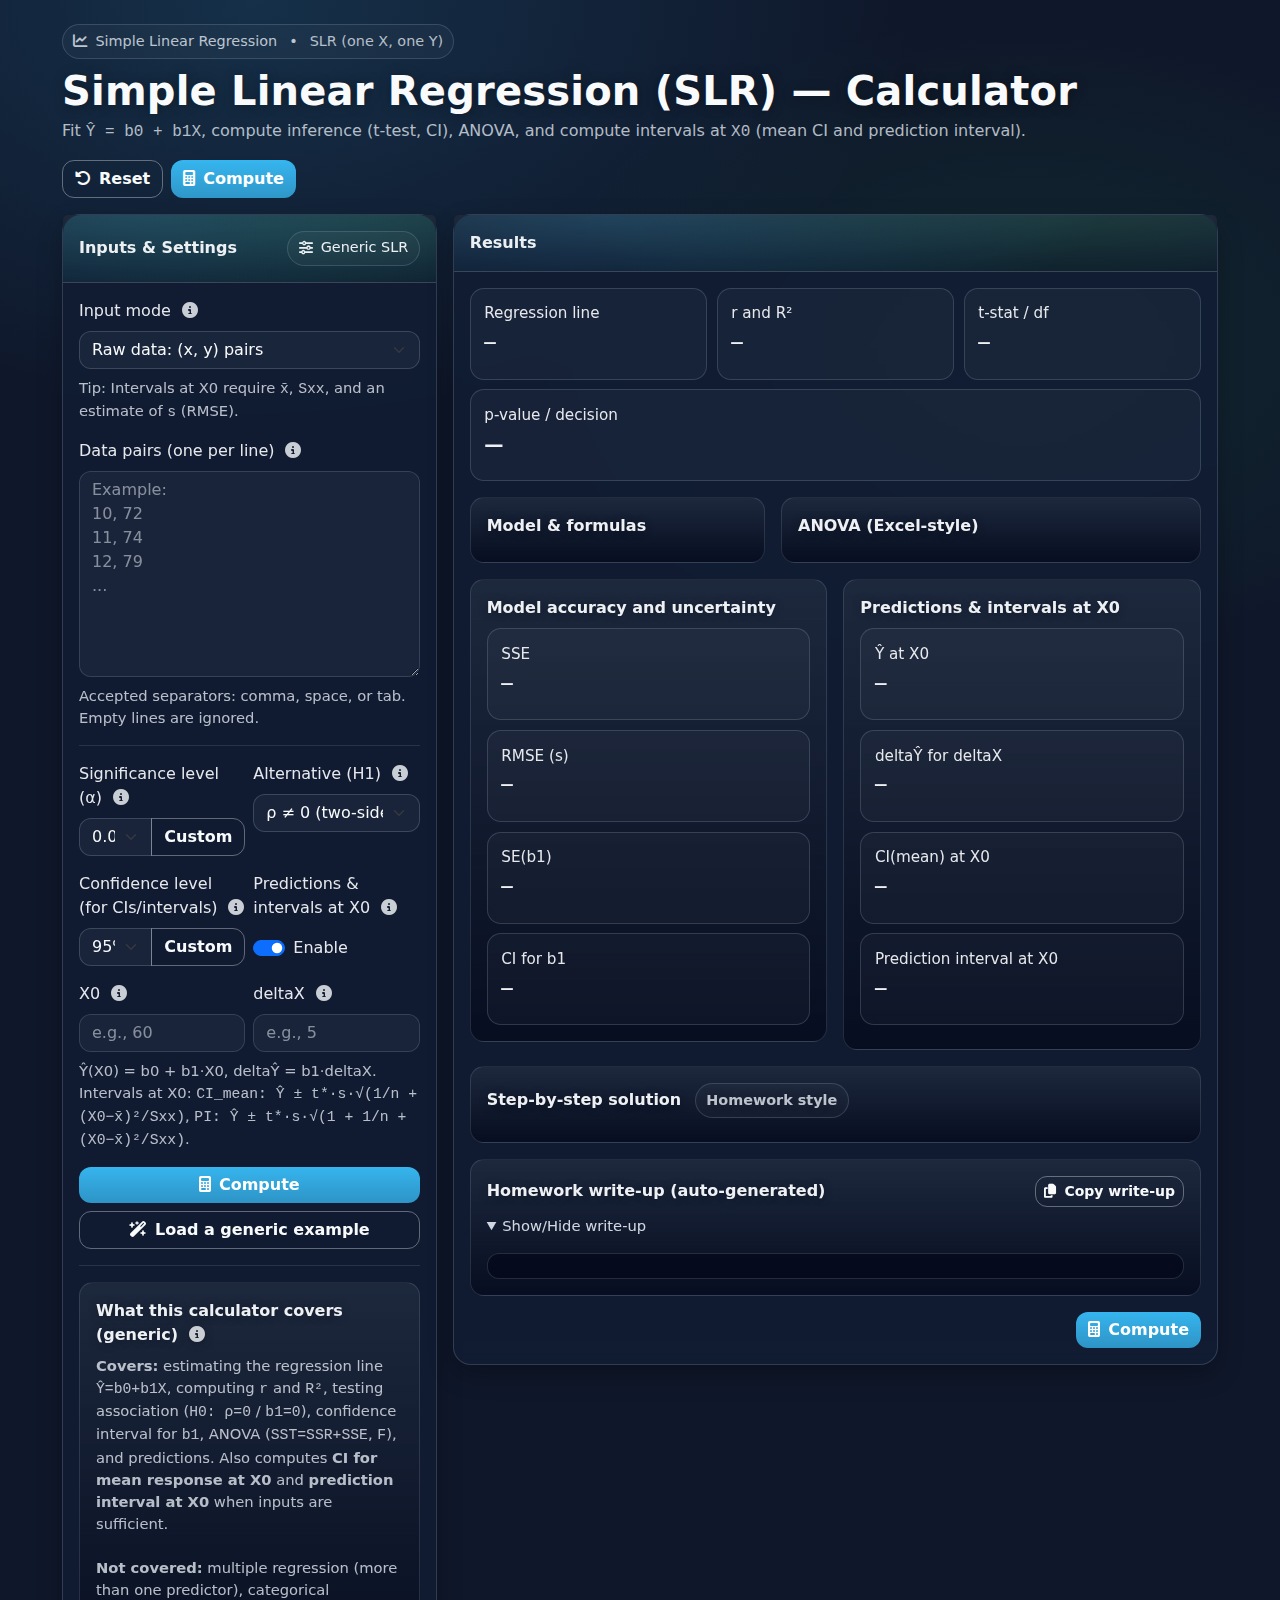
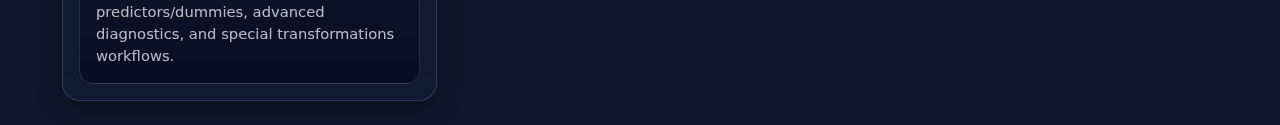
<file: Simple_Linear_Regression.html>
<!DOCTYPE html>
<html lang="en">
<head>
  <meta charset="UTF-8" />
  <meta name="viewport" content="width=device-width, initial-scale=1.0" />
  <title>Simple Linear Regression (SLR) — Calculator</title>

  <!-- Bootstrap (local) -->
  <link href="./css/bootstrap.min.css" rel="stylesheet"/>
  <script src="./js/bootstrap.bundle.min.js"></script>

  <!-- Font Awesome (local) -->
  <link rel="stylesheet" href="./css/font-awesome.min.css"/>

  <style>
    :root{
      --bg:#0f172a;
      --card:#111c33;
      --card2:#0b1224;
      --text:#f8fafc;
      --muted:#94a3b8;
      --border:rgba(148,163,184,0.25);
      --accent:#38bdf8;
      --good:#22c55e;
      --warn:#f59e0b;
      --bad:#ef4444;
    }

    body{
      background: radial-gradient(1100px 700px at 20% 0%, rgba(56,189,248,0.15), transparent 60%),
                  radial-gradient(900px 600px at 80% 20%, rgba(34,197,94,0.10), transparent 55%),
                  var(--bg);
      color:var(--text);
      font-family: system-ui, -apple-system, "Segoe UI", Roboto, "Inter", Arial, sans-serif;
      min-height:100vh;
    }

    .container{ max-width: 1180px; }

    .app-title{
      letter-spacing: .2px;
      font-weight: 800;
      text-shadow: 0 1px 12px rgba(0,0,0,0.35);
    }

    .subtle{ color: rgba(226, 232, 240, 0.78); }

    .card{
      background: rgba(17, 28, 51, 0.88);
      border: 1px solid rgba(148,163,184,0.25);
      border-radius: 18px;
      box-shadow: 0 10px 25px rgba(0,0,0,.25);
      backdrop-filter: blur(10px);
    }

    /* ===== Header contrast improvements ===== */
    .card-header{
      border-bottom: 1px solid rgba(148,163,184,0.25);
      position: relative;
      background: linear-gradient(180deg, rgba(30, 41, 59, 0.92), rgba(15, 23, 42, 0.88));
      border-top-left-radius: 18px;
      border-top-right-radius: 18px;
    }
    .card-header::after{
      content:"";
      position:absolute;
      inset:0;
      border-top-left-radius: 18px;
      border-top-right-radius: 18px;
      background:
        radial-gradient(900px 220px at 20% 0%, rgba(56,189,248,0.18), transparent 55%),
        radial-gradient(900px 220px at 80% 0%, rgba(34,197,94,0.12), transparent 55%);
      pointer-events:none;
    }
    .card-header > *{ position: relative; z-index: 1; }
    .card-header, .card-header *{ color: rgba(248,250,252,0.95) !important; }
    .card-header .small-note{ color: rgba(226,232,240,0.82) !important; }

    .form-label, .form-check-label{
      color: rgba(248, 250, 252, 0.92) !important;
    }

    .form-control, .form-select, textarea.form-control{
      background-color: rgba(255,255,255,0.04);
      color: var(--text);
      border: 1px solid rgba(148,163,184,0.28);
      border-radius: 12px;
    }
    .form-control::placeholder{ color: rgba(226,232,240,0.55); }

    select option{
      background-color: #0b1224;
      color: #f8fafc;
    }

    .form-control:focus, .form-select:focus{
      box-shadow: 0 0 0 .25rem rgba(56,189,248,.15);
      border-color: rgba(56,189,248,.55);
    }

    .btn{ border-radius: 12px; font-weight: 650; }
    .btn-primary{
      background: linear-gradient(180deg, rgba(56,189,248,0.95), rgba(56,189,248,0.75));
      border: none;
    }
    .btn-outline-light{
      border-color: rgba(248,250,252,.35);
      color: var(--text);
    }
    .btn-outline-light:hover{
      border-color: rgba(56,189,248,.65);
      color: var(--text);
      background: rgba(56,189,248,.10);
    }

    .pill{
      display:inline-flex;
      align-items:center;
      gap:.5rem;
      padding:.35rem .65rem;
      border-radius: 999px;
      border:1px solid rgba(148,163,184,0.25);
      background: rgba(255,255,255,0.03);
      color: rgba(226,232,240,0.82);
      font-size:.9rem;
    }

    .help-i{
      color: rgba(248,250,252,.80);
      cursor: help;
      margin-left:.35rem;
    }

    .mono{
      font-family: ui-monospace, SFMono-Regular, Menlo, Monaco, Consolas, "Liberation Mono", "Courier New", monospace;
    }

    .result-box{
      background: linear-gradient(180deg, rgba(255,255,255,0.05), rgba(2,6,23,0.66));
      border:1px solid rgba(148,163,184,0.20);
      border-radius: 14px;
      padding: 1rem;
      backdrop-filter: blur(6px);
    }

    /* Make result-box headers bright */
    .result-box .fw-semibold,
    .result-box .fw-bold {
      color: rgba(248,250,252,0.96) !important;
      text-shadow: 0 1px 8px rgba(0,0,0,0.35);
    }

    .kpi{
      display:flex;
      flex-wrap: wrap;
      gap:.6rem;
    }
    .kpi .k{
      flex: 1 1 220px;
      padding:.85rem;
      border-radius: 14px;
      border:1px solid rgba(148,163,184,0.25);
      background: rgba(255,255,255,0.03);
      min-height: 92px;
    }
    .k .label{
      color: rgba(248,250,252,0.92);
      font-size: .95rem;
      display:flex;
      align-items:center;
      gap:.35rem;
    }
    .k .value{
      font-size: 1.2rem;
      font-weight: 800;
      margin-top:.25rem;
      color: rgba(248,250,252,0.96);
    }

    .status-good{ color: var(--good); }
    .status-warn{ color: var(--warn); }
    .status-bad{ color: var(--bad); }

    .small-note{
      color: rgba(226, 232, 240, 0.80);
      font-size: .92rem;
    }

    .table-wrap{
      overflow:auto;
      border-radius: 14px;
      border: 1px solid rgba(148,163,184,0.30);
      background: rgba(2, 6, 23, 0.55);
    }
    table{ margin:0; width:100%; color: var(--text); }
    thead th{
      position: sticky; top:0;
      background: rgba(2, 6, 23, 0.92);
      backdrop-filter: blur(6px);
      border-bottom: 1px solid rgba(148,163,184,0.30) !important;
      z-index: 2;
    }
    td, th{
      border-color: rgba(148,163,184,0.22) !important;
      vertical-align: middle;
    }

    .hr-soft{ border-color: rgba(148,163,184,.18); opacity: 1; }

    /* Steps */
    .step{
      background: rgba(255,255,255,0.03);
      border: 1px solid rgba(148,163,184,0.22);
      border-left: 3px solid rgba(56,189,248,.55);
      border-radius: 14px;
      padding: 1rem;
      margin-bottom: 1rem;
    }
    .step .fw-semibold{ color: rgba(248,250,252,0.96) !important; }
    .step .small-note{ color: rgba(226,232,240,0.86) !important; }

    /* Write-up */
    #writeupPreview{
      color: rgba(248,250,252,0.94);
      background: rgba(2,6,23,0.58);
      border: 1px solid rgba(148,163,184,0.22);
      border-radius: 12px;
      padding: 12px 14px;
      line-height: 1.5;
      overflow:auto;
      white-space: pre-wrap;
      margin:0;
    }
    details > summary{
      color: rgba(226,232,240,0.92) !important;
      cursor:pointer;
    }
  </style>
</head>

<body>
  <div class="container py-4">
    <div class="d-flex flex-wrap align-items-end justify-content-between gap-3 mb-3">
      <div>
        <div class="pill mb-2">
          <i class="fa-solid fa-chart-line"></i>
          Simple Linear Regression
          <span class="mx-1">•</span>
          <span class="subtle">SLR (one X, one Y)</span>
        </div>
        <h1 class="app-title mb-1">Simple Linear Regression (SLR) — Calculator</h1>
        <div class="subtle">
          Fit <span class="mono">Ŷ = b0 + b1X</span>, compute inference (t-test, CI), ANOVA, and compute intervals at <span class="mono">X0</span> (mean CI and prediction interval).
        </div>
      </div>
      <div class="d-flex gap-2">
        <button id="btnReset" class="btn btn-outline-light">
          <i class="fa-solid fa-rotate-left me-2"></i>Reset
        </button>
        <button id="btnComputeTop" class="btn btn-primary">
          <i class="fa-solid fa-calculator me-2"></i>Compute
        </button>
      </div>
    </div>

    <div class="row g-3">
      <!-- Inputs -->
      <div class="col-12 col-lg-4">
        <div class="card h-100">
          <div class="card-header p-3">
            <div class="d-flex align-items-center justify-content-between">
              <div class="fw-bold">Inputs & Settings</div>
              <span class="pill"><i class="fa-solid fa-sliders"></i> Generic SLR</span>
            </div>
          </div>
          <div class="card-body p-3">

            <!-- Mode -->
            <div class="mb-3">
              <label class="form-label">
                Input mode
                <i class="fa-solid fa-circle-info help-i"
                   data-bs-toggle="tooltip"
                   title="Choose how your problem provides data: (1) raw (x,y) pairs, (2) summary statistics, or (3) regression output/partial stats."></i>
              </label>
              <select id="modeSelect" class="form-select">
                <option value="raw">Raw data: (x, y) pairs</option>
                <option value="summary">Summary stats: n, x̄, ȳ, sₓ, sᵧ, r</option>
                <option value="output">Regression output: b0, b1 + SE info</option>
              </select>
              <div class="small-note mt-2">
                Tip: Intervals at X0 require <span class="mono">x̄</span>, <span class="mono">Sxx</span>, and an estimate of <span class="mono">s</span> (RMSE).
              </div>
            </div>

            <!-- Raw -->
            <div id="modeRaw" class="mb-3">
              <label class="form-label">
                Data pairs (one per line)
                <i class="fa-solid fa-circle-info help-i"
                   data-bs-toggle="tooltip"
                   title="Enter x and y for each observation. Examples: '12, 5' or '12 5'. The calculator will compute all needed statistics."></i>
              </label>
              <textarea id="rawPairs" class="form-control" rows="8"
                        placeholder="Example:
10, 72
11, 74
12, 79
..."></textarea>
              <div class="small-note mt-2">
                Accepted separators: comma, space, or tab. Empty lines are ignored.
              </div>
            </div>

            <!-- Summary -->
            <div id="modeSummary" class="mb-3 d-none">
              <div class="row g-2">
                <div class="col-6">
                  <label class="form-label">
                    n
                    <i class="fa-solid fa-circle-info help-i"
                       data-bs-toggle="tooltip"
                       title="Sample size (number of observations)."></i>
                  </label>
                  <input id="nSummary" class="form-control" type="number" min="3" step="1" value="30">
                </div>
                <div class="col-6">
                  <label class="form-label">
                    r
                    <i class="fa-solid fa-circle-info help-i"
                       data-bs-toggle="tooltip"
                       title="Sample correlation coefficient between X and Y (−1 ≤ r ≤ 1)."></i>
                  </label>
                  <input id="rSummary" class="form-control" type="number" step="0.0001" value="0.6">
                </div>
                <div class="col-6">
                  <label class="form-label">
                    x̄
                    <i class="fa-solid fa-circle-info help-i"
                       data-bs-toggle="tooltip"
                       title="Sample mean of X (average X). Needed for intervals at X0 because they depend on (X0−x̄)."></i>
                  </label>
                  <input id="xbarSummary" class="form-control" type="number" step="0.0001" value="50">
                </div>
                <div class="col-6">
                  <label class="form-label">
                    ȳ
                    <i class="fa-solid fa-circle-info help-i"
                       data-bs-toggle="tooltip"
                       title="Sample mean of Y (average Y). Used to compute b0 = ȳ − b1·x̄."></i>
                  </label>
                  <input id="ybarSummary" class="form-control" type="number" step="0.0001" value="100">
                </div>
                <div class="col-6">
                  <label class="form-label">
                    sₓ
                    <i class="fa-solid fa-circle-info help-i"
                       data-bs-toggle="tooltip"
                       title="Sample standard deviation of X. Must be > 0. Determines Sxx = (n−1)sx²."></i>
                  </label>
                  <input id="sxSummary" class="form-control" type="number" step="0.0001" value="10">
                </div>
                <div class="col-6">
                  <label class="form-label">
                    sᵧ
                    <i class="fa-solid fa-circle-info help-i"
                       data-bs-toggle="tooltip"
                       title="Sample standard deviation of Y. Must be > 0. Determines SST = (n−1)sy²."></i>
                  </label>
                  <input id="sySummary" class="form-control" type="number" step="0.0001" value="20">
                </div>
              </div>
              <div class="small-note mt-2">
                In summary mode: <span class="mono">b1 = r·(sᵧ/sₓ)</span>, <span class="mono">b0 = ȳ − b1·x̄</span>, and ANOVA uses <span class="mono">R²=r²</span>.
              </div>
            </div>

            <!-- Output mode -->
            <div id="modeOutput" class="mb-3 d-none">
              <div class="row g-2">
                <div class="col-6">
                  <label class="form-label">
                    b0 (intercept)
                    <i class="fa-solid fa-circle-info help-i"
                       data-bs-toggle="tooltip"
                       title="Intercept of the fitted line Ŷ = b0 + b1X."></i>
                  </label>
                  <input id="b0Out" class="form-control" type="number" step="0.000001" value="0">
                </div>
                <div class="col-6">
                  <label class="form-label">
                    b1 (slope)
                    <i class="fa-solid fa-circle-info help-i"
                       data-bs-toggle="tooltip"
                       title="Slope of the fitted line (change in Ŷ for +1 change in X)."></i>
                  </label>
                  <input id="b1Out" class="form-control" type="number" step="0.000001" value="1">
                </div>

                <div class="col-6">
                  <label class="form-label">
                    n
                    <i class="fa-solid fa-circle-info help-i"
                       data-bs-toggle="tooltip"
                       title="Sample size. Used for degrees of freedom (df = n−2) and inference."></i>
                  </label>
                  <input id="nOut" class="form-control" type="number" min="3" step="1" value="30">
                </div>
                <div class="col-6">
                  <label class="form-label">
                    x̄
                    <i class="fa-solid fa-circle-info help-i"
                       data-bs-toggle="tooltip"
                       title="Mean of X. Required for confidence/prediction intervals at X0 because they depend on (X0−x̄)."></i>
                  </label>
                  <input id="xbarOut" class="form-control" type="number" step="0.0001" placeholder="Provide if needed for intervals">
                </div>

                <div class="col-12">
                  <label class="form-label">
                    SSX = Σ(x−x̄)² (Sxx)
                    <i class="fa-solid fa-circle-info help-i"
                       data-bs-toggle="tooltip"
                       title="Sum of squares for X. Needed for SE(b1) and for intervals at X0. Must be > 0."></i>
                  </label>
                  <input id="ssxOut" class="form-control" type="number" step="0.0001" value="1000">
                </div>

                <div class="col-12">
                  <label class="form-label">
                    Provide ONE of these for uncertainty
                    <i class="fa-solid fa-circle-info help-i"
                       data-bs-toggle="tooltip"
                       title="To compute t-tests and intervals, the calculator needs the regression error scale s (RMSE) or enough info to derive it. Provide SE(b1) OR RMSE OR SSE."></i>
                  </label>

                  <div class="row g-2">
                    <div class="col-4">
                      <input id="seB1Out" class="form-control" type="number" step="0.000001" placeholder="SE(b1)">
                    </div>
                    <div class="col-4">
                      <input id="rmseOut" class="form-control" type="number" step="0.000001" placeholder="RMSE">
                    </div>
                    <div class="col-4">
                      <input id="sseOut" class="form-control" type="number" step="0.000001" placeholder="SSE">
                    </div>
                  </div>
                  <div class="small-note mt-2">
                    Priority: SE(b1) → RMSE → SSE. If only SE(b1) is provided, the calculator derives <span class="mono">RMSE = SE(b1)·√Sxx</span>.
                  </div>
                </div>
              </div>
            </div>

            <hr class="hr-soft my-3">

            <!-- Test settings -->
            <div class="row g-2 mb-3">
              <div class="col-6">
                <label class="form-label">
                  Significance level (α)
                  <i class="fa-solid fa-circle-info help-i"
                     data-bs-toggle="tooltip"
                     title="Type I error probability used in hypothesis testing. Common: 0.05 or 0.01."></i>
                </label>
                <div class="input-group">
                  <select id="alphaSelect" class="form-select">
                    <option value="0.10">0.10</option>
                    <option value="0.05" selected>0.05</option>
                    <option value="0.01">0.01</option>
                  </select>
                  <button id="btnAlphaCustom" class="btn btn-outline-light" type="button"
                          data-bs-toggle="tooltip"
                          title="Enter any α (for example 0.025).">
                    Custom
                  </button>
                </div>
                <input id="alphaCustom" class="form-control mt-2 d-none" type="number"
                       step="0.001" min="0.0001" max="0.5" value="0.05">
              </div>
              <div class="col-6">
                <label class="form-label">
                  Alternative (H1)
                  <i class="fa-solid fa-circle-info help-i"
                     data-bs-toggle="tooltip"
                     title="Choose the direction of the test for association: two-sided, positive, or negative."></i>
                </label>
                <select id="h1Select" class="form-select">
                  <option value="two" selected>ρ ≠ 0 (two-sided)</option>
                  <option value="gt">ρ > 0 (right-tailed)</option>
                  <option value="lt">ρ < 0 (left-tailed)</option>
                </select>
              </div>
            </div>

            <div class="row g-2 mb-3">
              <div class="col-6">
                <label class="form-label">
                  Confidence level (for CIs/intervals)
                  <i class="fa-solid fa-circle-info help-i"
                     data-bs-toggle="tooltip"
                     title="This confidence level is used for CI(b1), CI for mean response at X0, and prediction interval at X0."></i>
                </label>
                <div class="input-group">
                  <select id="confSelect" class="form-select">
                    <option value="0.90">90%</option>
                    <option value="0.95" selected>95%</option>
                    <option value="0.99">99%</option>
                  </select>
                  <button id="btnConfCustom" class="btn btn-outline-light" type="button"
                          data-bs-toggle="tooltip"
                          title="Enter any confidence level (for example 0.975).">
                    Custom
                  </button>
                </div>
                <input id="confCustom" class="form-control mt-2 d-none" type="number"
                       step="0.001" min="0.50" max="0.9999" value="0.95">
              </div>
              <div class="col-6">
                <label class="form-label">
                  Predictions & intervals at X0
                  <i class="fa-solid fa-circle-info help-i"
                     data-bs-toggle="tooltip"
                     title="Enable to compute Ŷ(X0), deltaŶ, CI for mean response at X0, and prediction interval at X0 (if inputs are sufficient)."></i>
                </label>
                <div class="form-check form-switch mt-2">
                  <input class="form-check-input" type="checkbox" role="switch" id="predToggle" checked>
                  <label class="form-check-label" for="predToggle">Enable</label>
                </div>
              </div>
            </div>

            <div id="predBlock" class="row g-2 mb-3">
              <div class="col-6">
                <label class="form-label">
                  X0
                  <i class="fa-solid fa-circle-info help-i"
                     data-bs-toggle="tooltip"
                     title="Point where you want the prediction Ŷ(X0) and intervals. Intervals require x̄, Sxx, and RMSE (or equivalent)."></i>
                </label>
                <input id="x0Input" class="form-control" type="number" step="0.0001" placeholder="e.g., 60">
              </div>
              <div class="col-6">
                <label class="form-label">
                  deltaX
                  <i class="fa-solid fa-circle-info help-i"
                     data-bs-toggle="tooltip"
                     title="For 'change' questions: predicted deltaŶ = b1·deltaX."></i>
                </label>
                <input id="dxInput" class="form-control" type="number" step="0.0001" placeholder="e.g., 5">
              </div>
              <div class="col-12 small-note">
                Ŷ(X0) = b0 + b1·X0, deltaŶ = b1·deltaX.
                Intervals at X0:
                <span class="mono">CI_mean: Ŷ ± t*·s·√(1/n + (X0−x̄)²/Sxx)</span>,
                <span class="mono">PI: Ŷ ± t*·s·√(1 + 1/n + (X0−x̄)²/Sxx)</span>.
              </div>
            </div>

            <div class="d-grid gap-2">
              <button id="btnCompute" class="btn btn-primary">
                <i class="fa-solid fa-calculator me-2"></i>Compute
              </button>
              <button id="btnExample" class="btn btn-outline-light">
                <i class="fa-solid fa-wand-magic-sparkles me-2"></i>Load a generic example
              </button>
            </div>

            <hr class="hr-soft my-3">

            <div class="result-box">
              <div class="fw-semibold mb-2">
                What this calculator covers (generic)
                <i class="fa-solid fa-circle-info help-i"
                   data-bs-toggle="tooltip"
                   title="This text is generic so you can reuse the tool for any course/exercise set."></i>
              </div>

              <div class="small-note">
                <b>Covers:</b> estimating the regression line <span class="mono">Ŷ=b0+b1X</span>, computing <span class="mono">r</span> and <span class="mono">R²</span>,
                testing association (<span class="mono">H0: ρ=0</span> / <span class="mono">b1=0</span>), confidence interval for <span class="mono">b1</span>,
                ANOVA (<span class="mono">SST=SSR+SSE</span>, <span class="mono">F</span>), and predictions.
                Also computes <b>CI for mean response at X0</b> and <b>prediction interval at X0</b> when inputs are sufficient.
                <br><br>
                <b>Not covered:</b> multiple regression (more than one predictor), categorical predictors/dummies, advanced diagnostics, and special transformations workflows.
              </div>
            </div>

          </div>
        </div>
      </div>

      <!-- Results -->
      <div class="col-12 col-lg-8">
        <div class="card">
          <div class="card-header p-3">
            <div class="fw-bold">Results</div>
          </div>
          <div class="card-body p-3">
            <div id="errorBox" class="alert alert-danger d-none mb-3"></div>

            <!-- KPIs -->
            <div class="kpi mb-3">
              <div class="k">
                <div class="label">Regression line</div>
                <div id="kpiLine" class="value mono">—</div>
              </div>
              <div class="k">
                <div class="label">r and R²</div>
                <div id="kpiR2" class="value mono">—</div>
              </div>
              <div class="k">
                <div class="label">t-stat / df</div>
                <div id="kpiT" class="value mono">—</div>
              </div>
              <div class="k">
                <div class="label">p-value / decision</div>
                <div id="kpiDecision" class="value">—</div>
              </div>
            </div>

            <!-- Model box + ANOVA -->
            <div class="row g-3 mb-3">
              <div class="col-12 col-xl-5">
                <div class="result-box">
                  <div class="fw-semibold mb-2">Model & formulas</div>
                  <div id="modelBox" class="small-note"></div>
                </div>
              </div>
              <div class="col-12 col-xl-7">
                <div class="result-box">
                  <div class="fw-semibold mb-2">ANOVA (Excel-style)</div>
                  <div id="anovaBox"></div>
                  <div id="anovaNote" class="small-note mt-2"></div>
                </div>
              </div>
            </div>

            <!-- Uncertainty -->
            <div class="row g-3 mb-3">
              <div class="col-12 col-lg-6">
                <div class="result-box">
                  <div class="fw-semibold mb-2">Model accuracy and uncertainty</div>
                  <div class="kpi">
                    <div class="k">
                      <div class="label">SSE</div>
                      <div id="kpiSSE" class="value mono">—</div>
                    </div>
                    <div class="k">
                      <div class="label">RMSE (s)</div>
                      <div id="kpiRMSE" class="value mono">—</div>
                    </div>
                    <div class="k">
                      <div class="label">SE(b1)</div>
                      <div id="kpiSEb1" class="value mono">—</div>
                    </div>
                    <div class="k">
                      <div class="label">CI for b1</div>
                      <div id="kpiCIb1" class="value mono">—</div>
                    </div>
                  </div>
                </div>
              </div>

              <div class="col-12 col-lg-6">
                <div class="result-box">
                  <div class="fw-semibold mb-2">Predictions & intervals at X0</div>
                  <div class="kpi">
                    <div class="k">
                      <div class="label">Ŷ at X0</div>
                      <div id="kpiYhatX0" class="value mono">—</div>
                    </div>
                    <div class="k">
                      <div class="label">deltaŶ for deltaX</div>
                      <div id="kpiDY" class="value mono">—</div>
                    </div>
                    <div class="k">
                      <div class="label">CI(mean) at X0</div>
                      <div id="kpiCIMeanX0" class="value mono">—</div>
                    </div>
                    <div class="k">
                      <div class="label">Prediction interval at X0</div>
                      <div id="kpiPIX0" class="value mono">—</div>
                    </div>
                  </div>
                  <div id="intervalNote" class="small-note mt-2"></div>
                </div>
              </div>
            </div>

            <!-- Steps -->
            <div class="result-box mb-3">
              <div class="fw-semibold mb-2">
                Step-by-step solution
                <span class="pill ms-2">Homework style</span>
              </div>
              <div id="stepsContainer"></div>
            </div>

            <!-- Write-up -->
            <div class="result-box">
              <div class="d-flex flex-wrap justify-content-between align-items-center gap-2 mb-2">
                <div class="fw-semibold">Homework write-up (auto-generated)</div>
                <button id="btnCopyWriteup" class="btn btn-outline-light btn-sm">
                  <i class="fa-solid fa-copy me-2"></i>Copy write-up
                </button>
              </div>
              <details open>
                <summary class="small-note">Show/Hide write-up</summary>
                <pre id="writeupPreview" class="mono mt-3"></pre>
              </details>
            </div>

            <div class="d-flex justify-content-end mt-3">
              <button id="btnComputeBottom" class="btn btn-primary">
                <i class="fa-solid fa-calculator me-2"></i>Compute
              </button>
            </div>

          </div>
        </div>
      </div>
    </div><!-- row -->
  </div><!-- container -->

  <script>
    /***********************
     * Helpers
     ***********************/
    function fmt(x, digits=6){
      if (!isFinite(x)) return "—";
      const abs = Math.abs(x);
      if (abs !== 0 && abs < 1e-6) return x.toExponential(3);
      return Number(x).toFixed(digits);
    }
    function showError(msg){
      const box = document.getElementById("errorBox");
      box.textContent = msg;
      box.classList.remove("d-none");
    }
    function clearError(){
      const box = document.getElementById("errorBox");
      box.textContent = "";
      box.classList.add("d-none");
    }

    function initTooltips(){
      const list = [].slice.call(document.querySelectorAll('[data-bs-toggle="tooltip"]'));
      list.forEach(el => {
        const existing = bootstrap.Tooltip.getInstance(el);
        if (existing) existing.dispose();
        new bootstrap.Tooltip(el, {container:'body', trigger:'hover focus'});
      });
    }

    /***********************
     * Beta/Gamma -> t and F
     ***********************/
    function gammaln(xx){
      const cof=[76.18009172947146,-86.50532032941677,24.01409824083091,-1.231739572450155,0.001208650973866179,-0.000005395239384953];
      let x=xx-1.0, tmp=x+5.5;
      tmp -= (x+0.5)*Math.log(tmp);
      let ser=1.000000000190015;
      for (let j=0;j<cof.length;j++){ x+=1; ser += cof[j]/x; }
      return -tmp + Math.log(2.5066282746310005*ser);
    }

    function betacf(a,b,x){
      const MAXIT=200, EPS=3e-12, FPMIN=1e-300;
      let qab=a+b, qap=a+1, qam=a-1;
      let c=1, d=1 - qab*x/qap;
      if (Math.abs(d)<FPMIN) d=FPMIN;
      d=1/d;
      let h=d;
      for (let m=1;m<=MAXIT;m++){
        let m2=2*m;
        let aa = m*(b-m)*x/((qam+m2)*(a+m2));
        d=1+aa*d; if (Math.abs(d)<FPMIN) d=FPMIN; d=1/d;
        c=1+aa/c; if (Math.abs(c)<FPMIN) c=FPMIN;
        h *= d*c;

        aa = -(a+m)*(qab+m)*x/((a+m2)*(qap+m2));
        d=1+aa*d; if (Math.abs(d)<FPMIN) d=FPMIN; d=1/d;
        c=1+aa/c; if (Math.abs(c)<FPMIN) c=FPMIN;
        let del=d*c;
        h *= del;
        if (Math.abs(del-1.0) < EPS) break;
      }
      return h;
    }

    function betai(a,b,x){
      if (x<0 || x>1) return NaN;
      if (x===0 || x===1) return x;
      const bt = Math.exp(gammaln(a+b)-gammaln(a)-gammaln(b) + a*Math.log(x) + b*Math.log(1-x));
      if (x < (a+1)/(a+b+2)){
        return bt*betacf(a,b,x)/a;
      } else {
        return 1 - bt*betacf(b,a,1-x)/b;
      }
    }

    function tCdf(t, df){
      if (!isFinite(t) || !isFinite(df) || df<=0) return NaN;
      if (t===0) return 0.5;
      const x = df/(df + t*t);
      const ib = betai(df/2, 0.5, x);
      if (t>0) return 1 - 0.5*ib;
      return 0.5*ib;
    }

    function tInv(p, df){
      if (!(p>0 && p<1) || !(df>0)) return NaN;
      if (p===0.5) return 0;
      let lo=-80, hi=80;
      for (let i=0;i<220;i++){
        const mid=(lo+hi)/2;
        const c=tCdf(mid,df);
        if (c< p) lo=mid; else hi=mid;
      }
      return (lo+hi)/2;
    }

    function fCdf(F, d1, d2){
      if (!isFinite(F) || !isFinite(d1) || !isFinite(d2) || d1<=0 || d2<=0) return NaN;
      if (F<=0) return 0;
      const x = (d1*F)/(d1*F + d2);
      return betai(d1/2, d2/2, x);
    }
    function fRightTailPValue(F, d1, d2){
      const cdf = fCdf(F,d1,d2);
      if (!isFinite(cdf)) return NaN;
      return 1 - cdf;
    }

    /***********************
     * Parsing raw pairs
     ***********************/
    function parsePairs(text){
      const lines = text.split(/\r?\n/).map(l=>l.trim()).filter(l=>l.length>0);
      const xs=[], ys=[];
      for (const line of lines){
        const parts = line.split(/[, \t]+/).filter(p=>p.length>0);
        if (parts.length<2) continue;
        const x = parseFloat(parts[0]);
        const y = parseFloat(parts[1]);
        if (!isFinite(x) || !isFinite(y)) continue;
        xs.push(x); ys.push(y);
      }
      return {xs, ys};
    }

    /***********************
     * Core compute
     ***********************/
    function getAlpha(){
      const customVisible = !document.getElementById("alphaCustom").classList.contains("d-none");
      if (customVisible){
        let a = parseFloat(document.getElementById("alphaCustom").value);
        if (!isFinite(a) || a <= 0 || a >= 1) a = 0.05;
        return a;
      }
      return parseFloat(document.getElementById("alphaSelect").value);
    }
    function getH1(){ return document.getElementById("h1Select").value; }
    function getConf(){
      const customVisible = !document.getElementById("confCustom").classList.contains("d-none");
      if (customVisible){
        let c = parseFloat(document.getElementById("confCustom").value);
        if (!isFinite(c) || c <= 0.5 || c >= 1) c = 0.95;
        return c;
      }
      return parseFloat(document.getElementById("confSelect").value);
    }

    function compute(){
      clearError();

      const mode = document.getElementById("modeSelect").value;
      const alpha = getAlpha();
      const h1 = getH1();
      const conf = getConf();

      let n, df;
      let b0, b1, r, R2;
      let xbar, ybar;
      let SSx, SSy, SSE, SSR, SST;
      let MSE, RMSE;
      let se_b1;
      let tstat, pval;
      let tcrit;
      let ci_b1 = [NaN, NaN];

      // Intervals at X0
      let se_mean = NaN, se_pred = NaN;
      let ci_mean_x0 = [NaN, NaN];
      let pi_x0 = [NaN, NaN];

      // predictions
      const predOn = document.getElementById("predToggle").checked;
      const x0 = predOn ? parseFloat(document.getElementById("x0Input").value) : NaN;
      const dx = predOn ? parseFloat(document.getElementById("dxInput").value) : NaN;
      let yhatX0 = NaN;
      let dyhat = NaN;

      if (mode === "raw"){
        const {xs, ys} = parsePairs(document.getElementById("rawPairs").value);
        n = xs.length;
        if (n < 3){
          showError("Raw data mode requires at least 3 (x,y) pairs.");
          return null;
        }
        df = n - 2;

        xbar = xs.reduce((a,v)=>a+v,0)/n;
        ybar = ys.reduce((a,v)=>a+v,0)/n;

        SSx = xs.reduce((a,v)=>a + (v-xbar)*(v-xbar), 0);
        SSy = ys.reduce((a,v)=>a + (v-ybar)*(v-ybar), 0);
        const SSxy = xs.reduce((a,v,i)=>a + (v-xbar)*(ys[i]-ybar), 0);

        if (SSx <= 0){
          showError("Cannot fit SLR: Sxx is 0 (all X values are identical).");
          return null;
        }

        b1 = SSxy / SSx;
        b0 = ybar - b1*xbar;

        r = SSxy / Math.sqrt(SSx*SSy);
        R2 = r*r;

        SSE = 0;
        for (let i=0;i<n;i++){
          const yhat = b0 + b1*xs[i];
          const e = ys[i] - yhat;
          SSE += e*e;
        }
        SST = SSy;
        SSR = SST - SSE;

        MSE = SSE / df;
        RMSE = Math.sqrt(MSE);

        se_b1 = RMSE / Math.sqrt(SSx);
        tstat = b1 / se_b1;

      } else if (mode === "summary"){
        n = parseInt(document.getElementById("nSummary").value, 10);
        r = parseFloat(document.getElementById("rSummary").value);
        xbar = parseFloat(document.getElementById("xbarSummary").value);
        ybar = parseFloat(document.getElementById("ybarSummary").value);
        const sx = parseFloat(document.getElementById("sxSummary").value);
        const sy = parseFloat(document.getElementById("sySummary").value);

        if (!(n>=3) || !isFinite(r) || !isFinite(xbar) || !isFinite(ybar) || !(sx>0) || !(sy>0)){
          showError("Summary stats mode requires valid n (>=3), r, x̄, ȳ, sₓ>0, sᵧ>0.");
          return null;
        }
        if (Math.abs(r) > 1){
          showError("r must be between −1 and 1.");
          return null;
        }

        df = n - 2;

        SSx = (n-1) * sx*sx;
        SSy = (n-1) * sy*sy;

        b1 = r * (sy / sx);
        b0 = ybar - b1*xbar;
        R2 = r*r;

        SST = SSy;
        SSR = R2 * SST;
        SSE = (1 - R2) * SST;

        MSE = SSE / df;
        RMSE = Math.sqrt(MSE);

        se_b1 = RMSE / Math.sqrt(SSx);
        tstat = b1 / se_b1;

      } else {
        // output mode
        b0 = parseFloat(document.getElementById("b0Out").value);
        b1 = parseFloat(document.getElementById("b1Out").value);
        n = parseInt(document.getElementById("nOut").value, 10);
        xbar = parseFloat(document.getElementById("xbarOut").value);
        SSx = parseFloat(document.getElementById("ssxOut").value);

        if (!isFinite(b0) || !isFinite(b1) || !(n>=3)){
          showError("Output mode requires valid b0, b1, and n (>=3).");
          return null;
        }
        df = n - 2;

        const seGiven = parseFloat(document.getElementById("seB1Out").value);
        const rmseGiven = parseFloat(document.getElementById("rmseOut").value);
        const sseGiven = parseFloat(document.getElementById("sseOut").value);

        if (isFinite(seGiven) && seGiven > 0){
          se_b1 = seGiven;
          if (SSx > 0){
            RMSE = se_b1 * Math.sqrt(SSx); // derive s
            MSE = RMSE*RMSE;
            SSE = MSE * df;
          }
          tstat = b1 / se_b1;
        } else if (isFinite(rmseGiven) && rmseGiven > 0){
          if (!(SSx > 0)){
            showError("To use RMSE, Sxx must be provided and > 0.");
            return null;
          }
          RMSE = rmseGiven;
          MSE = RMSE*RMSE;
          SSE = MSE * df;
          se_b1 = RMSE / Math.sqrt(SSx);
          tstat = b1 / se_b1;
        } else if (isFinite(sseGiven) && sseGiven > 0){
          if (!(SSx > 0)){
            showError("To use SSE, Sxx must be provided and > 0.");
            return null;
          }
          SSE = sseGiven;
          MSE = SSE / df;
          RMSE = Math.sqrt(MSE);
          se_b1 = RMSE / Math.sqrt(SSx);
          tstat = b1 / se_b1;
        } else {
          se_b1 = NaN;
          tstat = NaN;
        }

        r = NaN; R2 = NaN;
        SSR = NaN; SST = NaN;
        ybar = NaN; SSy = NaN;
      }

      // t critical for confidence intervals
      const alphaCI = 1 - conf;
      tcrit = tInv(1 - alphaCI/2, df);

      // p-value from t distribution
      if (isFinite(tstat)){
        if (h1 === "two"){
          const pRight = 1 - tCdf(Math.abs(tstat), df);
          pval = 2*pRight;
        } else if (h1 === "gt"){
          pval = 1 - tCdf(tstat, df);
        } else {
          pval = tCdf(tstat, df);
        }
      } else {
        pval = NaN;
      }

      // CI for b1
      if (isFinite(se_b1)){
        ci_b1 = [b1 - tcrit*se_b1, b1 + tcrit*se_b1];
      }

      // Predictions
      if (predOn){
        if (isFinite(x0)) yhatX0 = b0 + b1*x0;
        if (isFinite(dx)) dyhat = b1*dx;

        // Intervals at X0 require: x0, xbar, SSx>0, RMSE (s), n, df, tcrit
        const canIntervals =
          isFinite(x0) && isFinite(yhatX0) &&
          isFinite(xbar) &&
          isFinite(SSx) && SSx > 0 &&
          isFinite(RMSE) && RMSE > 0 &&
          isFinite(n) && n > 0 &&
          isFinite(tcrit);

        if (canIntervals){
          const s = RMSE;
          const leveragePart = ( (x0 - xbar)*(x0 - xbar) ) / SSx;

          se_mean = s * Math.sqrt( (1/n) + leveragePart );
          se_pred = s * Math.sqrt( 1 + (1/n) + leveragePart );

          ci_mean_x0 = [ yhatX0 - tcrit*se_mean, yhatX0 + tcrit*se_mean ];
          pi_x0      = [ yhatX0 - tcrit*se_pred, yhatX0 + tcrit*se_pred ];
        }
      }

      // ANOVA / F (when SST & SSE exist)
      let MSR = NaN, F = NaN, pF = NaN;
      if (isFinite(SSE) && isFinite(SSR) && isFinite(df) && df>0){
        MSE = (isFinite(MSE) ? MSE : SSE/df);
        MSR = SSR; // df_reg = 1
        if (isFinite(MSE) && MSE > 0){
          F = MSR / MSE;
          pF = fRightTailPValue(F, 1, df);
        }
      }

      return {
        mode, alpha, h1, conf,
        n, df, b0, b1,
        xbar, ybar, SSx, SSy,
        r, R2,
        SSE, SSR, SST, MSE, RMSE,
        se_b1, tstat, pval, tcrit, ci_b1,
        x0, dx, yhatX0, dyhat,
        se_mean, se_pred,
        ci_mean_x0, pi_x0,
        MSR, F, pF
      };
    }

    /***********************
     * Rendering
     ***********************/
    function decisionText(p, alpha){
      if (!isFinite(p)) return {txt:"Not enough info for a hypothesis test.", cls:"status-warn"};
      if (p < alpha) return {txt:"Reject H0", cls:"status-good"};
      return {txt:"Fail to reject H0", cls:"status-warn"};
    }

    function renderModelBox(res){
      const box = document.getElementById("modelBox");
      const eq = `Ŷ = b0 + b1·X`;
      const line = `Ŷ = ${fmt(res.b0,6)} + (${fmt(res.b1,6)})·X`;

      box.innerHTML = `
        <div class="mono">${eq}</div>
        <div class="mono mt-2">${line}</div>
        <div class="mt-2">
          <b>Interpretation:</b> <span class="mono">b1</span> is the expected change in <span class="mono">Ŷ</span> for a +1 change in <span class="mono">X</span>.
        </div>
        <hr class="hr-soft my-3">
        <div><b>Key formulas used:</b></div>
        <div class="mono mt-2">
          b1 = Sxy / Sxx  (raw data)<br>
          b1 = r·(sᵧ/sₓ)  (summary stats)<br>
          b0 = ȳ − b1·x̄<br>
          df = n − 2<br>
          RMSE = s = √(SSE/df)<br>
          SE(b1) = s / √Sxx
        </div>
        <hr class="hr-soft my-3">
        <div><b>Intervals at X0:</b></div>
        <div class="mono mt-2">
          SE_mean(X0) = s·√(1/n + (X0−x̄)²/Sxx)<br>
          CI_mean: Ŷ(X0) ± t*·SE_mean(X0)<br><br>
          SE_pred(X0) = s·√(1 + 1/n + (X0−x̄)²/Sxx)<br>
          Prediction interval: Ŷ(X0) ± t*·SE_pred(X0)
        </div>
      `;
    }

    function renderAnova(res){
      const box = document.getElementById("anovaBox");
      const note = document.getElementById("anovaNote");

      if (!isFinite(res.SST) || !isFinite(res.SSE) || !isFinite(res.SSR)){
        box.innerHTML = `<div class="small-note status-warn">
          ANOVA cannot be fully computed in this mode unless SST/SSE/SSR are identifiable from inputs.
        </div>`;
        note.textContent = "";
        return;
      }

      const dfReg = 1;
      const dfErr = res.df;
      const dfTot = res.n - 1;
      const MSR = res.MSR;
      const MSE = res.MSE;

      box.innerHTML = `
        <div class="table-wrap">
          <table class="table table-dark table-bordered align-middle mb-0">
            <thead>
              <tr>
                <th style="min-width:140px;">Source</th>
                <th class="mono">df</th>
                <th class="mono">SS</th>
                <th class="mono">MS</th>
                <th class="mono">F</th>
                <th class="mono">Significance F</th>
              </tr>
            </thead>
            <tbody>
              <tr>
                <th>Regression</th>
                <td class="mono">${fmt(dfReg,0)}</td>
                <td class="mono">${fmt(res.SSR,6)}</td>
                <td class="mono">${isFinite(MSR) ? fmt(MSR,6) : "—"}</td>
                <td class="mono">${isFinite(res.F) ? fmt(res.F,6) : "—"}</td>
                <td class="mono">${isFinite(res.pF) ? fmt(res.pF,8) : "—"}</td>
              </tr>
              <tr>
                <th>Error</th>
                <td class="mono">${fmt(dfErr,0)}</td>
                <td class="mono">${fmt(res.SSE,6)}</td>
                <td class="mono">${isFinite(MSE) ? fmt(MSE,6) : "—"}</td>
                <td class="mono">—</td>
                <td class="mono">—</td>
              </tr>
              <tr>
                <th>Total</th>
                <td class="mono">${fmt(dfTot,0)}</td>
                <td class="mono">${fmt(res.SST,6)}</td>
                <td class="mono">—</td>
                <td class="mono">—</td>
                <td class="mono">—</td>
              </tr>
            </tbody>
          </table>
        </div>
      `;

      note.innerHTML = `<span class="mono">SST = SSR + SSE</span> and <span class="mono">R² = SSR/SST</span>.`;
    }

    function buildWriteup(res){
      const h1Text =
        res.h1 === "two" ? "ρ ≠ 0 (two-sided)" :
        res.h1 === "gt" ? "ρ > 0 (right-tailed)" :
                          "ρ < 0 (left-tailed)";

      const dec = decisionText(res.pval, res.alpha);

      const predLines = [];
      if (isFinite(res.x0) && isFinite(res.yhatX0)) predLines.push(`Prediction: at X0=${res.x0}, Ŷ=${fmt(res.yhatX0,6)}.`);
      if (isFinite(res.dx) && isFinite(res.dyhat)) predLines.push(`Change: for deltaX=${res.dx}, predicted deltaŶ=${fmt(res.dyhat,6)}.`);

      const intervalLines = [];
      if (isFinite(res.ci_mean_x0[0])){
        intervalLines.push(`CI for mean response at X0 (${fmt(100*res.conf,0)}%): [${fmt(res.ci_mean_x0[0],6)}, ${fmt(res.ci_mean_x0[1],6)}].`);
      } else if (isFinite(res.x0)) {
        intervalLines.push(`CI(mean) at X0 not available (need x̄, Sxx, and RMSE/SE info).`);
      }

      if (isFinite(res.pi_x0[0])){
        intervalLines.push(`Prediction interval at X0 (${fmt(100*res.conf,0)}%): [${fmt(res.pi_x0[0],6)}, ${fmt(res.pi_x0[1],6)}].`);
      } else if (isFinite(res.x0)) {
        intervalLines.push(`Prediction interval at X0 not available (need x̄, Sxx, and RMSE/SE info).`);
      }

      return (
`Simple Linear Regression (SLR)

Model: Ŷ = b0 + b1·X
Estimated line: Ŷ = ${fmt(res.b0,6)} + (${fmt(res.b1,6)})·X

Association / slope test:
H0: ρ = 0  (equivalently: b1 = 0)
H1: ${h1Text}

Test statistic: t = ${fmt(res.tstat,6)} with df = ${fmt(res.df,0)}
p-value = ${fmt(res.pval,8)}
At α = ${fmt(res.alpha,4)}: ${dec.txt}

${isFinite(res.R2) ? `Explained variability: R² = ${fmt(res.R2,6)} (${fmt(100*res.R2,2)}% of Y variation explained by X).` : `Explained variability: R² not identifiable from the provided inputs.`}

${isFinite(res.ci_b1[0]) ? `Confidence interval for b1 (${fmt(100*res.conf,0)}%): [${fmt(res.ci_b1[0],6)}, ${fmt(res.ci_b1[1],6)}].` : `Confidence interval for b1: not available (missing SE info).`}

${predLines.concat(intervalLines).join("\n")}`
      ).trim();
    }

    function renderSteps(res){
      const steps = document.getElementById("stepsContainer");
      const dec = decisionText(res.pval, res.alpha);

      const h1Line =
        res.h1 === "two" ? "H1: ρ ≠ 0 (two-sided)" :
        res.h1 === "gt" ? "H1: ρ > 0 (right-tailed)" :
                          "H1: ρ < 0 (left-tailed)";

      const exSlope = (res.mode === "summary")
        ? `b1 = r·(sᵧ/sₓ) = (${fmt(res.r,6)})·(sᵧ/sₓ) = ${fmt(res.b1,6)}`
        : (res.mode === "raw")
          ? `b1 = Sxy/Sxx = ${fmt(res.b1,6)} (computed from your pasted pairs)`
          : `b1 is provided as input: ${fmt(res.b1,6)}`;

      const exIntercept = (isFinite(res.xbar) && isFinite(res.ybar))
        ? `b0 = ȳ − b1·x̄ = ${fmt(res.ybar,6)} − (${fmt(res.b1,6)})·${fmt(res.xbar,6)} = ${fmt(res.b0,6)}`
        : `b0 is provided as input: ${fmt(res.b0,6)}`;

      const seLine = isFinite(res.se_b1)
        ? `SE(b1) = s/√Sxx = ${fmt(res.RMSE,6)}/√${fmt(res.SSx,6)} = ${fmt(res.se_b1,6)}`
        : `SE(b1) cannot be computed because uncertainty input is missing.`;

      const tLine = isFinite(res.tstat)
        ? `t = b1 / SE(b1) = ${fmt(res.b1,6)} / ${fmt(res.se_b1,6)} = ${fmt(res.tstat,6)}`
        : `t-statistic not available (missing SE(b1)).`;

      const ciB1Line = isFinite(res.ci_b1[0])
        ? `${fmt(100*res.conf,0)}% CI for b1: b1 ± t*·SE(b1)
t* = t_{1−α/2, df} = ${fmt(res.tcrit,6)}
CI = ${fmt(res.b1,6)} ± ${fmt(res.tcrit,6)}·${fmt(res.se_b1,6)} = [${fmt(res.ci_b1[0],6)}, ${fmt(res.ci_b1[1],6)}]`
        : `CI for b1 not available (missing SE(b1)).`;

      // Interval calculations at X0
      let intervalSteps = `<div class="small-note status-warn">Intervals at X0 are not available (need X0, x̄, Sxx, and RMSE/SE info).</div>`;
      if (isFinite(res.ci_mean_x0[0]) && isFinite(res.pi_x0[0])){
        const s = res.RMSE;
        const lev = ((res.x0 - res.xbar)*(res.x0 - res.xbar))/res.SSx;

        intervalSteps = `
          <div class="small-note">
            First compute the standard errors at X0:
            <div class="mono mt-2">leverage part = (X0−x̄)²/Sxx = (${fmt(res.x0,6)}−${fmt(res.xbar,6)})²/${fmt(res.SSx,6)} = ${fmt(lev,6)}</div>
            <div class="mono mt-2">SE_mean(X0) = s·√(1/n + leverage) = ${fmt(s,6)}·√(1/${fmt(res.n,0)} + ${fmt(lev,6)}) = ${fmt(res.se_mean,6)}</div>
            <div class="mono mt-2">SE_pred(X0) = s·√(1 + 1/n + leverage) = ${fmt(s,6)}·√(1 + 1/${fmt(res.n,0)} + ${fmt(lev,6)}) = ${fmt(res.se_pred,6)}</div>
            <div class="small-note mt-3">
              With confidence level ${fmt(100*res.conf,0)}%, the critical value is
              <span class="mono">t* = ${fmt(res.tcrit,6)}</span>.
            </div>
            <div class="mono mt-2">CI_mean(X0): Ŷ(X0) ± t*·SE_mean = ${fmt(res.yhatX0,6)} ± ${fmt(res.tcrit,6)}·${fmt(res.se_mean,6)} = [${fmt(res.ci_mean_x0[0],6)}, ${fmt(res.ci_mean_x0[1],6)}]</div>
            <div class="mono mt-2">Prediction interval: Ŷ(X0) ± t*·SE_pred = ${fmt(res.yhatX0,6)} ± ${fmt(res.tcrit,6)}·${fmt(res.se_pred,6)} = [${fmt(res.pi_x0[0],6)}, ${fmt(res.pi_x0[1],6)}]</div>
            <div class="small-note mt-2">
              Interpretation: CI_mean is narrower (uncertainty about the mean). Prediction interval is wider (mean uncertainty + new observation noise).
            </div>
          </div>
        `;
      }

      steps.innerHTML = `
        <div class="step">
          <div class="fw-semibold mb-1">Step 1 — State the model</div>
          <div class="small-note">
            Simple linear regression models the conditional mean of Y as a line in X:
            <div class="mono mt-2">Ŷ = b0 + b1·X</div>
          </div>
        </div>

        <div class="step">
          <div class="fw-semibold mb-1">Step 2 — Compute the fitted line (b0 and b1)</div>
          <div class="small-note">
            ${res.mode === "raw"
              ? `From raw data, compute x̄, ȳ, Sxx=Σ(x−x̄)², Sxy=Σ(x−x̄)(y−ȳ), then b1=Sxy/Sxx and b0=ȳ−b1·x̄.`
              : res.mode === "summary"
                ? `From summary stats, use b1=r·(sᵧ/sₓ), then b0=ȳ−b1·x̄.`
                : `In output mode, b0 and b1 may be given directly.`}
            <div class="mono mt-2">${exSlope}</div>
            <div class="mono mt-2">${exIntercept}</div>
          </div>
        </div>

        <div class="step">
          <div class="fw-semibold mb-1">Step 3 — Strength of relationship (r and R²)</div>
          <div class="small-note">
            R² is the proportion of Y variation explained by the linear fit.
            ${isFinite(res.R2)
              ? `<div class="mono mt-2">R² = ${fmt(res.R2,6)} (${fmt(100*res.R2,2)}%)</div>`
              : `<div class="small-note status-warn mt-2">R² is not identifiable from the given inputs in this mode.</div>`}
          </div>
        </div>

        <div class="step">
          <div class="fw-semibold mb-1">Step 4 — Compute RMSE (s) and SE(b1)</div>
          <div class="small-note">
            RMSE (denoted s) is the estimated standard deviation of residuals:
            <div class="mono mt-2">s = RMSE = √(SSE/df),  df = n−2</div>
            <div class="mono mt-2">${seLine}</div>
          </div>
        </div>

        <div class="step">
          <div class="fw-semibold mb-1">Step 5 — Hypothesis test for association</div>
          <div class="small-note">
            We test whether the slope is zero (no linear association):
            <div class="mono mt-2">H0: ρ=0 (equivalently b1=0)</div>
            <div class="mono">${h1Line}</div>
            <div class="mono mt-2">${tLine}</div>
            ${isFinite(res.pval)
              ? `<div class="mono mt-2">p-value = ${fmt(res.pval,8)}</div>`
              : `<div class="small-note status-warn mt-2">p-value not available (missing SE(b1)).</div>`}
            <div class="small-note mt-2">
              Decision rule: reject H0 if <span class="mono">p-value &lt; α</span>.
              <div class="${dec.cls} fw-bold mt-1">${dec.txt}</div>
            </div>
          </div>
        </div>

        <div class="step">
          <div class="fw-semibold mb-1">Step 6 — Confidence interval for b1</div>
          <div class="small-note">
            ${ciB1Line}
          </div>
        </div>

        <div class="step">
          <div class="fw-semibold mb-1">Step 7 — Predictions & intervals at X0</div>
          <div class="small-note">
            Point prediction:
            <div class="mono mt-2">Ŷ(X0) = b0 + b1·X0 = ${fmt(res.yhatX0,6)}</div>
            Change prediction:
            <div class="mono mt-2">deltaŶ = b1·deltaX = ${fmt(res.dyhat,6)}</div>
            <hr class="hr-soft my-3">
            <div class="fw-semibold mb-2">Intervals at X0</div>
            ${intervalSteps}
          </div>
        </div>
      `;
    }

    function render(res){
      // KPIs
      document.getElementById("kpiLine").textContent =
        `Ŷ = ${fmt(res.b0,6)} + (${fmt(res.b1,6)})·X`;

      const r2Text = isFinite(res.R2)
        ? `r=${fmt(res.r,6)}, R²=${fmt(res.R2,6)}`
        : `r/R²: — (not identifiable in this mode)`;
      document.getElementById("kpiR2").textContent = r2Text;

      document.getElementById("kpiT").textContent =
        isFinite(res.tstat) ? `t=${fmt(res.tstat,6)}, df=${fmt(res.df,0)}` : `—`;

      const dec = decisionText(res.pval, res.alpha);
      const decEl = document.getElementById("kpiDecision");
      decEl.textContent = isFinite(res.pval)
        ? `p=${fmt(res.pval,8)} • ${dec.txt}`
        : `—`;
      decEl.classList.remove("status-good","status-warn","status-bad");
      decEl.classList.add(dec.cls);

      // Uncertainty
      document.getElementById("kpiSSE").textContent = fmt(res.SSE,6);
      document.getElementById("kpiRMSE").textContent = fmt(res.RMSE,6);
      document.getElementById("kpiSEb1").textContent = fmt(res.se_b1,6);
      document.getElementById("kpiCIb1").textContent =
        isFinite(res.ci_b1[0]) ? `[${fmt(res.ci_b1[0],6)}, ${fmt(res.ci_b1[1],6)}]` : `—`;

      // Predictions & intervals
      document.getElementById("kpiYhatX0").textContent = fmt(res.yhatX0,6);
      document.getElementById("kpiDY").textContent = fmt(res.dyhat,6);

      document.getElementById("kpiCIMeanX0").textContent =
        isFinite(res.ci_mean_x0[0]) ? `[${fmt(res.ci_mean_x0[0],6)}, ${fmt(res.ci_mean_x0[1],6)}]` : `—`;

      document.getElementById("kpiPIX0").textContent =
        isFinite(res.pi_x0[0]) ? `[${fmt(res.pi_x0[0],6)}, ${fmt(res.pi_x0[1],6)}]` : `—`;

      const note = document.getElementById("intervalNote");
      if (isFinite(res.x0) && !(isFinite(res.ci_mean_x0[0]) && isFinite(res.pi_x0[0]))){
        note.innerHTML = `<span class="status-warn">
          Intervals at X0 require <span class="mono">x̄</span>, <span class="mono">Sxx</span>, and <span class="mono">RMSE (s)</span> (or equivalent SE info).
        </span>`;
      } else {
        note.textContent = "";
      }

      renderModelBox(res);
      renderAnova(res);
      renderSteps(res);

      document.getElementById("writeupPreview").textContent = buildWriteup(res);

      initTooltips();
    }

    /***********************
     * UI wiring
     ***********************/
    function setMode(mode){
      document.getElementById("modeRaw").classList.toggle("d-none", mode!=="raw");
      document.getElementById("modeSummary").classList.toggle("d-none", mode!=="summary");
      document.getElementById("modeOutput").classList.toggle("d-none", mode!=="output");
    }

    function computeAndRender(){
      const res = compute();
      if (res) render(res);
    }

    function resetAll(){
      clearError();
      document.getElementById("modeSelect").value = "raw";
      setMode("raw");
      document.getElementById("rawPairs").value = "";
      document.getElementById("alphaSelect").value = "0.05";
      document.getElementById("h1Select").value = "two";
      document.getElementById("confSelect").value = "0.95";
      document.getElementById("predToggle").checked = true;
      document.getElementById("predBlock").classList.remove("d-none");
      document.getElementById("x0Input").value = "";
      document.getElementById("dxInput").value = "";

      // summary defaults
      document.getElementById("nSummary").value = "30";
      document.getElementById("rSummary").value = "0.6";
      document.getElementById("xbarSummary").value = "50";
      document.getElementById("ybarSummary").value = "100";
      document.getElementById("sxSummary").value = "10";
      document.getElementById("sySummary").value = "20";

      // output defaults
      document.getElementById("b0Out").value = "0";
      document.getElementById("b1Out").value = "1";
      document.getElementById("nOut").value = "30";
      document.getElementById("xbarOut").value = "";
      document.getElementById("ssxOut").value = "1000";
      document.getElementById("seB1Out").value = "";
      document.getElementById("rmseOut").value = "";
      document.getElementById("sseOut").value = "";

      // clear results
      [
        "kpiLine","kpiR2","kpiT","kpiDecision",
        "kpiSSE","kpiRMSE","kpiSEb1","kpiCIb1",
        "kpiYhatX0","kpiDY","kpiCIMeanX0","kpiPIX0"
      ].forEach(id => document.getElementById(id).textContent = "—");

      document.getElementById("intervalNote").textContent = "";
      document.getElementById("modelBox").innerHTML = "";
      document.getElementById("anovaBox").innerHTML = "";
      document.getElementById("anovaNote").innerHTML = "";
      document.getElementById("stepsContainer").innerHTML = "";
      document.getElementById("writeupPreview").textContent = "";

      initTooltips();
    }

    function loadExample(){
      // Generic example dataset (no course references)
      document.getElementById("modeSelect").value = "raw";
      setMode("raw");
      document.getElementById("rawPairs").value =
`10, 72
11, 74
12, 79
13, 81
14, 86
15, 89
16, 92
17, 95`;
      document.getElementById("x0Input").value = "14";
      document.getElementById("dxInput").value = "2";
      computeAndRender();
    }

    document.addEventListener("DOMContentLoaded", () => {
      initTooltips();
      setMode(document.getElementById("modeSelect").value);

      document.getElementById("modeSelect").addEventListener("change", (e)=> setMode(e.target.value));

      document.getElementById("predToggle").addEventListener("change", (e)=>{
        document.getElementById("predBlock").classList.toggle("d-none", !e.target.checked);
      });

      document.getElementById("btnCompute").addEventListener("click", computeAndRender);
      document.getElementById("btnComputeTop").addEventListener("click", computeAndRender);
      document.getElementById("btnComputeBottom").addEventListener("click", computeAndRender);

      document.getElementById("btnReset").addEventListener("click", resetAll);
      document.getElementById("btnExample").addEventListener("click", loadExample);

      document.getElementById("btnAlphaCustom").addEventListener("click", ()=>{
        const custom = document.getElementById("alphaCustom");
        const sel = document.getElementById("alphaSelect");
        const isCustom = !custom.classList.contains("d-none");
        if (isCustom){
          custom.classList.add("d-none");
          sel.classList.remove("d-none");
          document.getElementById("btnAlphaCustom").textContent = "Custom";
        } else {
          custom.classList.remove("d-none");
          sel.classList.add("d-none");
          custom.value = sel.value;
          document.getElementById("btnAlphaCustom").textContent = "Use preset";
        }
      });

      document.getElementById("btnConfCustom").addEventListener("click", ()=>{
        const custom = document.getElementById("confCustom");
        const sel = document.getElementById("confSelect");
        const isCustom = !custom.classList.contains("d-none");
        if (isCustom){
          custom.classList.add("d-none");
          sel.classList.remove("d-none");
          document.getElementById("btnConfCustom").textContent = "Custom";
        } else {
          custom.classList.remove("d-none");
          sel.classList.add("d-none");
          custom.value = sel.value;
          document.getElementById("btnConfCustom").textContent = "Use preset";
        }
      });

      function hasResults(){
        return (document.getElementById("stepsContainer").innerHTML || "").trim().length > 0;
      }

      document.getElementById("alphaSelect").addEventListener("change", ()=>{ if (hasResults()) computeAndRender(); });
      document.getElementById("alphaCustom").addEventListener("input", ()=>{ if (hasResults()) computeAndRender(); });

      document.getElementById("confSelect").addEventListener("change", ()=>{ if (hasResults()) computeAndRender(); });
      document.getElementById("confCustom").addEventListener("input", ()=>{ if (hasResults()) computeAndRender(); });

      document.getElementById("btnCopyWriteup").addEventListener("click", async ()=>{
        const txt = document.getElementById("writeupPreview").textContent;
        if (!txt.trim()) return;
        try{
          await navigator.clipboard.writeText(txt);
          const btn = document.getElementById("btnCopyWriteup");
          const old = btn.innerHTML;
          btn.innerHTML = `<i class="fa-solid fa-check me-2"></i>Copied`;
          setTimeout(()=> btn.innerHTML = old, 900);
        }catch(e){
          showError("Clipboard copy failed due to browser permissions. You can still manually select and copy the write-up text.");
        }
      });
    });
  </script>
</body>
</html>
</file>
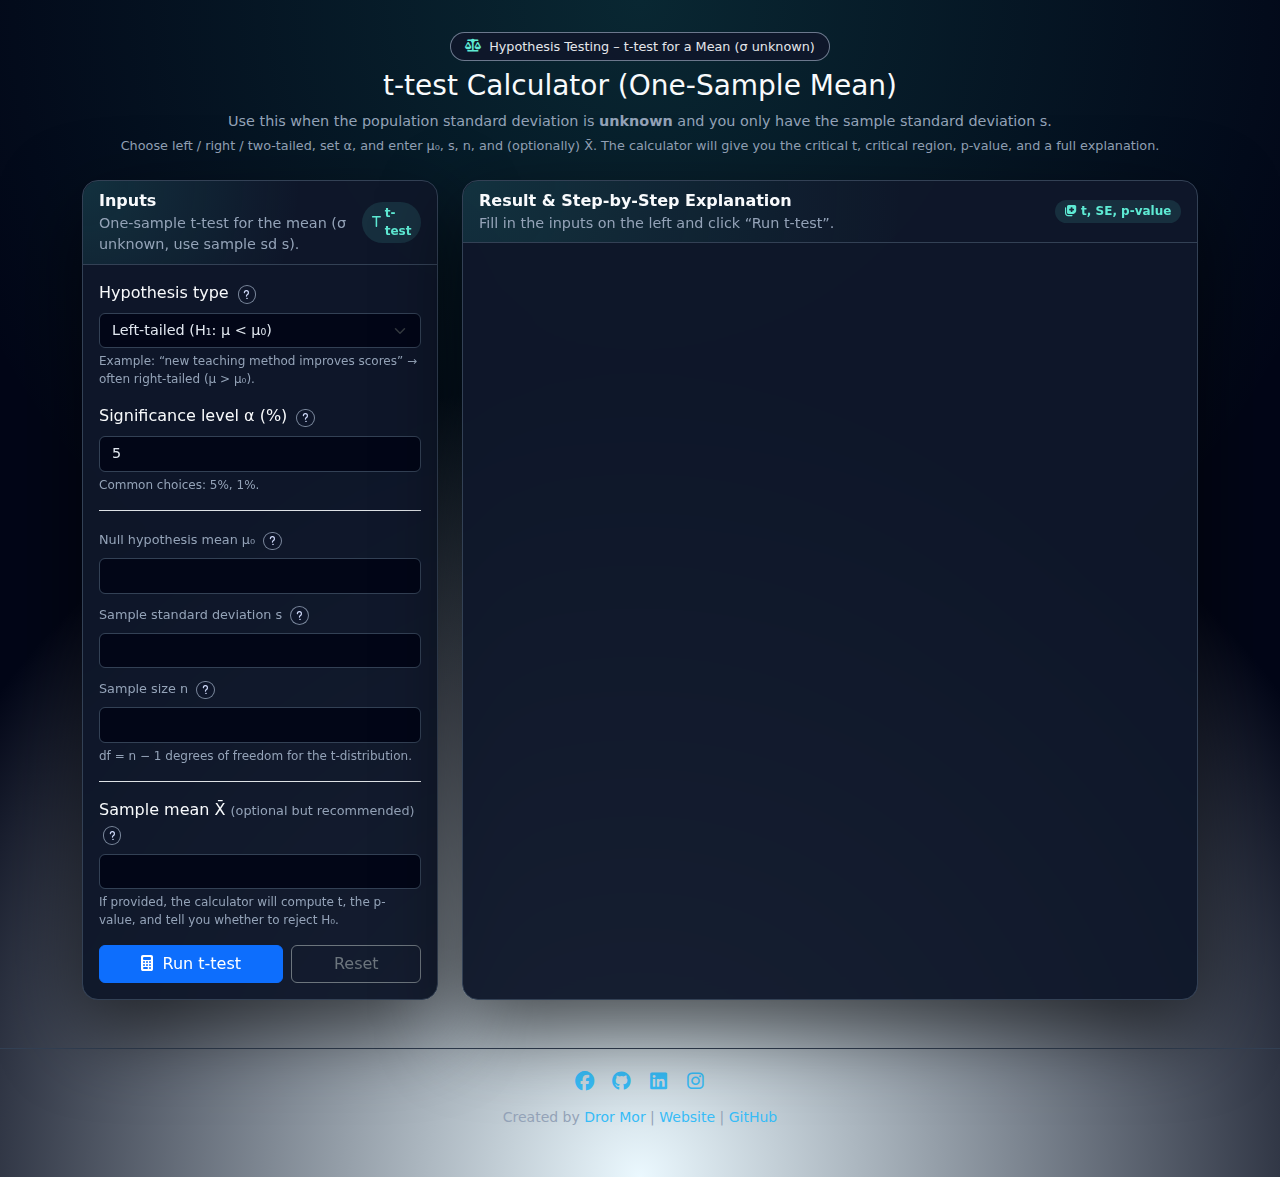
<file: T_Test_Calculator.html>
<!DOCTYPE html>
<html lang="en">
<head>
  <meta charset="UTF-8" />
  <meta name="viewport" content="width=device-width, initial-scale=1.0" />
  <title>Hypothesis Test Calculator (t-test for Mean)</title>

  <!-- Bootstrap (local) -->
  <link href="./css/bootstrap.min.css" rel="stylesheet"/>
  <script src="./js/bootstrap.bundle.min.js"></script>

  <!-- Font Awesome (local) -->
  <link rel="stylesheet" href="./css/font-awesome.min.css"/>

  <!-- jStat (local) -->
  <script src="./js/jstat.min.js"></script>

  <style>
    body {
      background:
        radial-gradient(circle at top, rgba(45,212,191,0.16), transparent 55%),
        radial-gradient(circle at bottom, rgba(56,189,248,0.10), #020617 60%);
      color: #f8fafc;
      font-family: system-ui, -apple-system, BlinkMacSystemFont, "Inter",
        Roboto, "Segoe UI", sans-serif;
      min-height: 100vh;
      padding-top: 2rem;
      padding-bottom: 2rem;
      display: flex;
      flex-direction: column;
    }
    .page-wrapper {
      flex: 1 0 auto;
    }

    .card {
      background: rgba(15,23,42,0.96);
      border: 1px solid #334155;
      border-radius: 1rem;
      box-shadow: 0 30px 80px rgba(0, 0, 0, 0.6);
      color: #f8fafc;
      backdrop-filter: blur(10px);
    }

    .card-header {
      background: radial-gradient(
        circle at 0% 0%,
        rgba(45, 212, 191, 0.14) 0%,
        rgba(30, 37, 59, 0) 60%
      );
      border-bottom: 1px solid #334155;
      border-radius: 1rem 1rem 0 0 !important;
      color: #f8fafc;
    }

    .text-secondary {
      color: #94a3b8 !important;
      font-size: 0.9rem;
    }

    .badge-soft {
      background-color: rgba(94, 234, 212, 0.12);
      color: #5eead4;
      border-radius: 999px;
      padding: 0.15rem 0.6rem;
      font-size: 0.75rem;
      font-weight: 600;
      display:inline-flex;
      align-items:center;
      gap:.25rem;
    }

    .form-control,
    .form-select {
      background-color: #020617;
      border-color: #334155;
      color: #e2e8f0;
      font-size: 0.9rem;
    }

    .form-control:focus,
    .form-select:focus {
      background-color: #020617;
      color: #e2e8f0;
      border-color: #5eead4;
      box-shadow: 0 0 0 0.2rem rgba(45, 212, 191, 0.3);
    }

    .form-text {
      font-size: 0.75rem;
    }

    .small-label {
      font-size: 0.8rem;
      color: #94a3b8;
    }

    .alert-soft {
      background-color: rgba(248, 113, 113, 0.08);
      border: 1px solid rgba(248, 113, 113, 0.5);
      color: #fecaca;
      border-radius: 0.75rem;
      padding: 0.6rem 0.75rem;
      font-size: 0.8rem;
      margin-bottom: 0.75rem;
    }

    .result-box {
      background-color: #020617;
      border-radius: 0.75rem;
      padding: 0.75rem 0.9rem;
      border: 1px solid #334155;
      font-size: 0.9rem;
      margin-bottom: 0.75rem;
    }

    .summary-row {
      display: flex;
      flex-wrap: wrap;
      gap: 0.5rem 1.5rem;
      font-size: 0.85rem;
      margin-bottom: 0.75rem;
    }

    .summary-label {
      color: #cbd5f5;
    }

    .summary-value {
      color: #5eead4;
      font-weight: 600;
    }

    .result-highlight {
      color: #5eead4;
      font-weight: 600;
    }

    .step-list {
      list-style: none;
      padding-left: 0;
      margin-bottom: 0;
    }

    .step-list li {
      margin-bottom: 0.75rem;
      display: flex;
      gap: 0.6rem;
    }

    .step-number {
      flex-shrink: 0;
      width: 1.5rem;
      height: 1.5rem;
      border-radius: 999px;
      background-color: #0f172a;
      border: 1px solid #5eead4;
      display: flex;
      align-items: center;
      justify-content: center;
      font-size: 0.8rem;
      font-weight: 600;
      color: #5eead4;
      margin-top: 0.05rem;
    }

    .step-text {
      font-size: 0.9rem;
      color: #e2e8f0;
    }
    .step-text strong {
      color: #f9fafb;
    }

    footer {
      border-top: 1px solid #334155;
      margin-top: 3rem;
      padding-top: 1rem;
      padding-bottom: 1rem;
      color: #94a3b8;
      text-align: center;
    }

    .hm-foot-icon a {
      color: #38bdf8;
      font-size: 1.2rem;
      display: inline-flex;
      width: 2rem;
      height: 2rem;
      align-items: center;
      justify-content: center;
      transition: 0.3s;
      text-decoration: none;
    }

    .hm-foot-icon a:hover {
      color: #0ea5e9;
      text-shadow: 0 0 8px rgba(56, 189, 248, 0.8);
    }

    footer a {
      color: #38bdf8;
      text-decoration: none;
      font-weight: 500;
    }

    footer a:hover {
      color: #0ea5e9;
      text-shadow: 0 0 8px rgba(56, 189, 248, 0.8);
    }

    .pill-hero {
      display:inline-flex;
      align-items:center;
      gap:.5rem;
      padding:.25rem .9rem;
      border-radius:999px;
      border:1px solid rgba(148,163,184,0.7);
      background:rgba(15,23,42,0.95);
      font-size:.8rem;
      color:#e5e7eb;
    }

    .pill-hero i {
      color:#5eead4;
    }

    .info-icon {
      display:inline-flex;
      align-items:center;
      justify-content:center;
      margin-left:0.25rem;
      width:1.15rem;
      height:1.15rem;
      border-radius:999px;
      border:1px solid rgba(148,163,184,0.8);
      color:#cbd5f5;
      font-size:.65rem;
      cursor:pointer;
      background:rgba(15,23,42,0.8);
    }

    .info-icon i {
      font-size:.6rem;
    }

    .pvalue-highlight {
      display:inline-flex;
      align-items:center;
      gap:.35rem;
      padding:.15rem .45rem;
      border-radius:999px;
      background:rgba(94,234,212,0.12);
      color:#ccfbf1;
      font-weight:600;
      border:1px solid rgba(94,234,212,0.5);
      margin-top:.25rem;
    }

    .pvalue-highlight i {
      font-size:.8rem;
      color:#5eead4;
    }

    .decision-strong {
      font-weight:600;
      color:#fef9c3;
    }

    .decision-reject {
      color:#f97373;
    }

    .decision-keep {
      color:#4ade80;
    }
  </style>
</head>
<body>
<div class="container page-wrapper">
  <!-- Header / Hero -->
  <div class="text-center mb-4">
    <div class="pill-hero mb-2">
      <i class="fa-solid fa-scale-balanced"></i>
      <span>Hypothesis Testing – t-test for a Mean (σ unknown)</span>
    </div>
    <h1 class="h3 mb-2">t-test Calculator (One-Sample Mean)</h1>
    <p class="text-secondary mb-1">
      Use this when the population standard deviation is <strong>unknown</strong>
      and you only have the sample standard deviation s.
    </p>
    <p class="text-secondary" style="font-size:.8rem;">
      Choose left / right / two-tailed, set α, and enter μ₀, s, n, and (optionally) X̄.
      The calculator will give you the critical t, critical region, p-value, and a full explanation.
    </p>
  </div>

  <div class="row g-4">
    <!-- LEFT: Inputs -->
    <div class="col-lg-4">
      <div class="card h-100">
        <div class="card-header d-flex justify-content-between align-items-center">
          <div>
            <div class="fw-semibold">Inputs</div>
            <div class="small text-secondary">
              One-sample t-test for the mean (σ unknown, use sample sd s).
            </div>
          </div>
          <span class="badge-soft">
            <i class="fa-solid fa-t"></i> t-test
          </span>
        </div>
        <div class="card-body">
          <!-- Hypotheses type -->
          <div class="mb-3">
            <label class="form-label">
              Hypothesis type
              <span
                class="info-icon"
                data-bs-toggle="tooltip"
                data-bs-placement="right"
                title="Choose the alternative H₁: left-tailed (μ < μ₀), right-tailed (μ > μ₀), or two-tailed (μ ≠ μ₀). This sets which tail(s) of the t distribution are ‘extreme’.">
                <i class="fa-solid fa-question"></i>
              </span>
            </label>
            <select id="tailType" class="form-select">
              <option value="left" selected>Left-tailed (H₁: μ &lt; μ₀)</option>
              <option value="right">Right-tailed (H₁: μ &gt; μ₀)</option>
              <option value="two">Two-tailed (H₁: μ ≠ μ₀)</option>
            </select>
            <div class="form-text text-secondary">
              Example: “new teaching method improves scores” → often right-tailed (μ &gt; μ₀).
            </div>
          </div>

          <!-- Alpha -->
          <div class="mb-3">
            <label class="form-label">
              Significance level α (%)
              <span
                class="info-icon"
                data-bs-toggle="tooltip"
                data-bs-placement="right"
                title="α is the Type I error rate: P(reject H₀ | H₀ true). Common choices: 5% or 1%. We compare the p-value to α.">
                <i class="fa-solid fa-question"></i>
              </span>
            </label>
            <input id="alphaInput" type="number" step="0.1" value="5" min="0.1" max="50" class="form-control" />
            <div class="form-text text-secondary">
              Common choices: 5%, 1%.
            </div>
          </div>

          <!-- μ0, s, n -->
          <div class="mb-3 border-top pt-3">
            <div class="mb-2">
              <label class="form-label small-label">
                Null hypothesis mean μ₀
                <span
                  class="info-icon"
                  data-bs-toggle="tooltip"
                  data-bs-placement="right"
                  title="μ₀ is the benchmark mean assumed under H₀. Example: current average = 100 → H₀: μ = 100.">
                  <i class="fa-solid fa-question"></i>
                </span>
              </label>
              <input id="mu0Input" type="number" step="0.01" class="form-control" />
            </div>
            <div class="mb-2">
              <label class="form-label small-label">
                Sample standard deviation s
                <span
                  class="info-icon"
                  data-bs-toggle="tooltip"
                  data-bs-placement="right"
                  title="s is the sample standard deviation. Because σ is unknown, the test statistic uses s and follows a t distribution with df = n − 1.">
                  <i class="fa-solid fa-question"></i>
                </span>
              </label>
              <input id="sInput" type="number" step="0.01" min="0" class="form-control" />
            </div>
            <div class="mb-2">
              <label class="form-label small-label">
                Sample size n
                <span
                  class="info-icon"
                  data-bs-toggle="tooltip"
                  data-bs-placement="right"
                  title="Number of observations in your sample. Degrees of freedom are df = n − 1 for the one-sample t-test.">
                  <i class="fa-solid fa-question"></i>
                </span>
              </label>
              <input id="nInput" type="number" min="2" step="1" class="form-control" />
              <div class="form-text text-secondary">
                df = n − 1 degrees of freedom for the t-distribution.
              </div>
            </div>
          </div>

          <!-- Xbar (optional) -->
          <div class="mb-3 border-top pt-3">
            <label class="form-label">
              Sample mean X̄
              <span class="small-label">(optional but recommended)</span>
              <span
                class="info-icon"
                data-bs-toggle="tooltip"
                data-bs-placement="right"
                title="X̄ is your sample mean. The t statistic is t = (X̄ − μ₀) / (s / √n). If you leave this blank, the tool only shows critical region and t*.">
                <i class="fa-solid fa-question"></i>
              </span>
            </label>
            <input id="xbarInput" type="number" step="0.01" class="form-control" />
            <div class="form-text text-secondary">
              If provided, the calculator will compute t, the p-value, and tell you whether to reject H₀.
            </div>
          </div>

          <div class="d-flex gap-2 mt-3">
            <button id="calcBtn" class="btn btn-primary flex-grow-1">
              <i class="fa-solid fa-calculator me-1"></i> Run t-test
            </button>
            <button id="resetBtn" class="btn btn-outline-secondary flex-grow-1">
              Reset
            </button>
          </div>
        </div>
      </div>
    </div>

    <!-- RIGHT: Results -->
    <div class="col-lg-8">
      <div class="card h-100">
        <div class="card-header d-flex justify-content-between align-items-center">
          <div>
            <div class="fw-semibold">Result & Step-by-Step Explanation</div>
            <div class="small text-secondary" id="resultSubtitle">
              Fill in the inputs on the left and click “Run t-test”.
            </div>
          </div>
          <span class="badge-soft">
            <i class="fa-solid fa-notes-medical"></i> t, SE, p-value
          </span>
        </div>
        <div class="card-body">
          <div id="errorBox" style="display:none;" class="alert-soft"></div>

          <!-- Summary -->
          <div id="summaryBox" style="display:none;">
            <div class="result-box">
              <div class="summary-row">
                <div>
                  <span class="summary-label">
                    Test type
                    <span
                      class="info-icon"
                      data-bs-toggle="tooltip"
                      data-bs-placement="top"
                      title="Left-tailed: one lower tail. Right-tailed: one upper tail. Two-tailed: both tails of the t distribution.">
                      <i class="fa-solid fa-question"></i>
                    </span>
                    :
                  </span>
                  <span class="summary-value" id="summaryTestType"></span>
                </div>
                <div>
                  <span class="summary-label">
                    α
                    <span
                      class="info-icon"
                      data-bs-toggle="tooltip"
                      data-bs-placement="top"
                      title="Significance level: the cutoff for ‘small’ p-values.">
                      <i class="fa-solid fa-question"></i>
                    </span>
                    :
                  </span>
                  <span class="summary-value" id="summaryAlpha"></span>
                </div>
                <div>
                  <span class="summary-label">
                    df
                    <span
                      class="info-icon"
                      data-bs-toggle="tooltip"
                      data-bs-placement="top"
                      title="Degrees of freedom for one-sample t-test: df = n − 1.">
                      <i class="fa-solid fa-question"></i>
                    </span>
                    :
                  </span>
                  <span class="summary-value" id="summaryDf"></span>
                </div>
                <div>
                  <span class="summary-label">
                    t critical
                    <span
                      class="info-icon"
                      data-bs-toggle="tooltip"
                      data-bs-placement="top"
                      title="t-critical t* is such that only α (or α/2 in each tail) of the t distribution lies beyond it.">
                      <i class="fa-solid fa-question"></i>
                    </span>
                    :
                  </span>
                  <span class="summary-value" id="summaryTcrit"></span>
                </div>
                <div>
                  <span class="summary-label">
                    SE
                    <span
                      class="info-icon"
                      data-bs-toggle="tooltip"
                      data-bs-placement="top"
                      title="Standard error of X̄: SE = s / √n. It measures typical sampling variation of the mean.">
                      <i class="fa-solid fa-question"></i>
                    </span>
                    :
                  </span>
                  <span class="summary-value" id="summarySE"></span>
                </div>
              </div>
              <div id="summaryHypotheses" class="small text-secondary"></div>
            </div>

            <!-- Critical region -->
            <div class="result-box mb-3">
              <div class="mb-1 fw-semibold">Critical region (in terms of sample mean X̄)</div>
              <div id="critRegionText" class="mb-1">
                –
              </div>
              <div id="critRuleText" class="small text-secondary"></div>
            </div>

            <!-- Test statistic and decision (if Xbar provided) -->
            <div id="testStatBox" class="result-box mb-3" style="display:none;">
              <div class="mb-1 fw-semibold">Test statistic, p-value & decision</div>
              <div id="testStatText" class="mb-1"></div>
              <div id="decisionText" class="small text-secondary"></div>
            </div>
          </div>

          <!-- Steps -->
          <ol id="stepsList" class="step-list"></ol>
        </div>
      </div>
    </div>
  </div>
</div>

<footer>
  <div class="hm-foot-icon mb-2">
    <a href="https://www.facebook.com/dror.mor.9" target="_blank"><i class="fab fa-facebook"></i></a>
    <a href="https://github.com/ColgateSmile" target="_blank"><i class="fab fa-github"></i></a>
    <a href="https://www.linkedin.com/in/dror-mor-%D7%93%D7%A8%D7%95%D7%A8-%D7%9E%D7%95%D7%A8-90865a201/" target="_blank"><i class="fab fa-linkedin"></i></a>
    <a href="https://www.instagram.com/drmor1994/" target="_blank"><i class="fab fa-instagram"></i></a>
  </div>
  <small>
    Created by <span style="color:#38bdf8;">Dror Mor</span> |
    <a href="https://colgatesmile.github.io/DrorMorResume/" target="_blank">Website</a> |
    <a href="https://github.com/ColgateSmile" target="_blank">GitHub</a>
  </small>
</footer>

<script>
  // ---------- Helpers ----------
  function fmt(v, decimals = 3) {
    if (!isFinite(v)) return "–";
    return Number(v).toFixed(decimals);
  }

  // ---------- DOM Elements ----------
  const tailTypeEl = document.getElementById("tailType");
  const alphaInputEl = document.getElementById("alphaInput");
  const mu0InputEl = document.getElementById("mu0Input");
  const sInputEl = document.getElementById("sInput");
  const nInputEl = document.getElementById("nInput");
  const xbarInputEl = document.getElementById("xbarInput");

  const calcBtn = document.getElementById("calcBtn");
  const resetBtn = document.getElementById("resetBtn");

  const errorBox = document.getElementById("errorBox");
  const summaryBox = document.getElementById("summaryBox");
  const resultSubtitle = document.getElementById("resultSubtitle");

  const summaryTestType = document.getElementById("summaryTestType");
  const summaryAlpha = document.getElementById("summaryAlpha");
  const summaryDf = document.getElementById("summaryDf");
  const summaryTcrit = document.getElementById("summaryTcrit");
  const summarySE = document.getElementById("summarySE");
  const summaryHypotheses = document.getElementById("summaryHypotheses");

  const critRegionText = document.getElementById("critRegionText");
  const critRuleText = document.getElementById("critRuleText");

  const testStatBox = document.getElementById("testStatBox");
  const testStatText = document.getElementById("testStatText");
  const decisionText = document.getElementById("decisionText");

  const stepsList = document.getElementById("stepsList");

  function showError(msg) {
    errorBox.textContent = msg;
    errorBox.style.display = "block";
    summaryBox.style.display = "none";
    stepsList.innerHTML = "";
  }

  function clearError() {
    errorBox.style.display = "none";
  }

  function renderSteps(steps) {
    stepsList.innerHTML = "";
    steps.forEach((s, idx) => {
      const li = document.createElement("li");

      const numSpan = document.createElement("span");
      numSpan.className = "step-number";
      numSpan.textContent = (idx + 1).toString();

      const textDiv = document.createElement("div");
      textDiv.className = "step-text";
      textDiv.innerHTML = "<strong>" + s.title + "</strong><br />" + s.text;

      li.appendChild(numSpan);
      li.appendChild(textDiv);
      stepsList.appendChild(li);
    });
  }

  function calculateTest() {
    clearError();
    summaryBox.style.display = "none";
    stepsList.innerHTML = "";
    testStatBox.style.display = "none";

    const tail = tailTypeEl.value;
    const alphaPercent = parseFloat(alphaInputEl.value);
    const mu0 = parseFloat(mu0InputEl.value);
    const s = parseFloat(sInputEl.value);
    const n = parseFloat(nInputEl.value);
    const xbar = parseFloat(xbarInputEl.value);

    if (!isFinite(alphaPercent) || alphaPercent <= 0 || alphaPercent >= 100) {
      showError("Please enter a valid significance level α between 0 and 100.");
      return;
    }
    if (!isFinite(mu0) || !isFinite(s) || !isFinite(n) || n <= 1 || s <= 0) {
      showError("Please enter valid values for μ₀, s > 0, and n > 1.");
      return;
    }

    const alpha = alphaPercent / 100;
    const df = n - 1;
    const SE = s / Math.sqrt(n);

    // t critical(s)
    let tCritLower = null;
    let tCritUpper = null;
    let testTypeLabel = "";

    try {
      if (tail === "left") {
        const t = jStat.studentt.inv(alpha, df); // negative
        tCritLower = t;
        testTypeLabel = "Left-tailed (H₁: μ < μ₀)";
      } else if (tail === "right") {
        const t = jStat.studentt.inv(1 - alpha, df); // positive
        tCritUpper = t;
        testTypeLabel = "Right-tailed (H₁: μ > μ₀)";
      } else if (tail === "two") {
        const t = jStat.studentt.inv(1 - alpha / 2, df); // positive
        tCritUpper = t;
        tCritLower = -t;
        testTypeLabel = "Two-tailed (H₁: μ ≠ μ₀)";
      } else {
        showError("Unknown hypothesis type.");
        return;
      }
    } catch (e) {
      showError("Error computing critical t value. Please check inputs.");
      return;
    }

    // Critical region in terms of X̄
    let critRegionStr = "";
    let critRuleStr = "";
    let tCritDisplay = "";

    if (tail === "left") {
      const xCrit = mu0 + tCritLower * SE;
      critRegionStr =
        "Reject H₀ if X̄ < " +
        "<span class='result-highlight'>" + fmt(xCrit, 3) + "</span>.";
      critRuleStr =
        "Because this is a left-tailed t-test at α = " + fmt(alpha, 3) +
        " with df = " + df +
        ", the critical t is " + fmt(tCritLower, 3) +
        " and the rejection region is all sample means smaller than " +
        fmt(xCrit, 3) + ".";
      tCritDisplay = "t_crit = " + fmt(tCritLower, 3);
    } else if (tail === "right") {
      const xCrit = mu0 + tCritUpper * SE;
      critRegionStr =
        "Reject H₀ if X̄ > " +
        "<span class='result-highlight'>" + fmt(xCrit, 3) + "</span>.";
      critRuleStr =
        "Because this is a right-tailed t-test at α = " + fmt(alpha, 3) +
        " with df = " + df +
        ", the critical t is " + fmt(tCritUpper, 3) +
        " and the rejection region is all sample means larger than " +
        fmt(xCrit, 3) + ".";
      tCritDisplay = "t_crit = " + fmt(tCritUpper, 3);
    } else {
      const tPos = tCritUpper;
      const lowerX = mu0 + tCritLower * SE;
      const upperX = mu0 + tCritUpper * SE;
      critRegionStr =
        "Reject H₀ if X̄ < " +
        "<span class='result-highlight'>" + fmt(lowerX, 3) + "</span> " +
        "or X̄ > " +
        "<span class='result-highlight'>" + fmt(upperX, 3) + "</span>.";
      critRuleStr =
        "Because this is a two-tailed t-test at α = " + fmt(alpha, 3) +
        " with df = " + df +
        ", the critical t values are ±" + fmt(tPos, 3) +
        ", giving two rejection regions in the lower and upper tails.";
      tCritDisplay = "t_crit = (" + fmt(tCritLower, 3) + ", " + fmt(tCritUpper, 3) + ")";
    }

    // Fill summary box
    summaryTestType.textContent = testTypeLabel;
    summaryAlpha.textContent = fmt(alpha, 3);
    summaryDf.textContent = df;
    summaryTcrit.textContent = tCritDisplay;
    summarySE.textContent = fmt(SE, 3);

    const h1Text =
      tail === "left"
        ? "H₁: μ < μ₀ (we suspect the mean is smaller)."
        : tail === "right"
        ? "H₁: μ > μ₀ (we suspect the mean is larger)."
        : "H₁: μ ≠ μ₀ (we suspect the mean is different, either larger or smaller).";

    summaryHypotheses.innerHTML =
      "Null hypothesis: H₀: μ = μ₀ = " + fmt(mu0, 3) + ". " +
      "Alternative: " + h1Text.replace("μ₀", fmt(mu0, 3));

    critRegionText.innerHTML = critRegionStr;
    critRuleText.textContent = critRuleStr;

    summaryBox.style.display = "block";

    // Steps (without using Xbar yet)
    const steps = [];

    steps.push({
      title: "State the hypotheses.",
      text:
        "We test H₀: μ = " + fmt(mu0, 3) +
        " against " + h1Text.replace("μ₀", fmt(mu0, 3)) +
        " using a one-sample t-test for the mean with unknown σ (we use s and df = n − 1)."
    });

    steps.push({
      title: "Choose the significance level and find the critical t-value(s).",
      text:
        "We use significance level α = " + fmt(alpha, 3) +
        ". For this " +
        (tail === "two" ? "two-tailed" : "one-tailed") +
        " t-test with df = " + df +
        ", we find the critical t-value(s) from the t distribution and obtain " +
        tCritDisplay + "."
    });

    steps.push({
      title: "Compute the standard error of the mean.",
      text:
        "Standard error SE = s / √n = " +
        fmt(s, 3) +
        " / √" + fmt(n, 0) +
        " ≈ " + fmt(SE, 3) + "."
    });

    steps.push({
      title: "Translate the critical t-value(s) into critical value(s) of X̄.",
      text:
        "Using X̄_crit = μ₀ + t_crit · SE, we obtain the rejection region in terms of the sample mean X̄, as shown above."
    });

    // If sample mean provided, compute test statistic and decision
    const hasSampleMean = isFinite(xbar);
    if (hasSampleMean) {
      const tObs = (xbar - mu0) / SE;

      // p-value depending on tail
      let pVal;
      if (tail === "left") {
        pVal = jStat.studentt.cdf(tObs, df);
      } else if (tail === "right") {
        pVal = 1 - jStat.studentt.cdf(tObs, df);
      } else {
        const leftTail = jStat.studentt.cdf(Math.abs(tObs), df);
        pVal = 2 * (1 - leftTail);
      }

      let decision, explain, decisionClass;
      if (tail === "left") {
        if (tObs < tCritLower) {
          decision = "Reject H₀.";
          explain =
            "Because the observed t = " + fmt(tObs, 3) +
            " is smaller than the critical value " + fmt(tCritLower, 3) +
            ", the result falls in the rejection region. At this α level, we have evidence that the true mean is smaller than μ₀.";
          decisionClass = "decision-reject";
        } else {
          decision = "Fail to reject H₀.";
          explain =
            "Because the observed t = " + fmt(tObs, 3) +
            " is not smaller than the critical value " + fmt(tCritLower, 3) +
            ", the result does not fall in the rejection region. We do not have enough evidence to say the mean is smaller than μ₀.";
          decisionClass = "decision-keep";
        }
      } else if (tail === "right") {
        if (tObs > tCritUpper) {
          decision = "Reject H₀.";
          explain =
            "Because the observed t = " + fmt(tObs, 3) +
            " is greater than the critical value " + fmt(tCritUpper, 3) +
            ", the result falls in the rejection region. At this α level, we have evidence that the true mean is larger than μ₀.";
          decisionClass = "decision-reject";
        } else {
          decision = "Fail to reject H₀.";
          explain =
            "Because the observed t = " + fmt(tObs, 3) +
            " is not greater than the critical value " + fmt(tCritUpper, 3) +
            ", the result does not fall in the rejection region. We do not have enough evidence to say the mean is larger than μ₀.";
          decisionClass = "decision-keep";
        }
      } else {
        const tPos = tCritUpper;
        if (Math.abs(tObs) > tPos) {
          decision = "Reject H₀.";
          explain =
            "Because |t| = " + fmt(Math.abs(tObs), 3) +
            " is greater than the two-tailed critical value " + fmt(tPos, 3) +
            ", the result falls in one of the rejection tails. We have evidence that the true mean differs from μ₀.";
          decisionClass = "decision-reject";
        } else {
          decision = "Fail to reject H₀.";
          explain =
            "Because |t| = " + fmt(Math.abs(tObs), 3) +
            " is not greater than the critical value " + fmt(tPos, 3) +
            ", the result does not fall in the rejection region. We do not have enough evidence that the mean differs from μ₀.";
          decisionClass = "decision-keep";
        }
      }

      testStatText.innerHTML =
        "Observed sample mean: X̄ = " + fmt(xbar, 3) + ".<br>" +
        "Test statistic: t = (X̄ − μ₀) / (s / √n) = " +
        fmt(tObs, 3) + ".<br>" +
        "<span class='pvalue-highlight' " +
        "data-bs-toggle='tooltip' data-bs-placement='top' " +
        "title='The p-value is the probability of obtaining a result at least this extreme if H₀ is true.'>" +
        "<i class='fa-solid fa-droplet'></i>" +
        "p-value: p ≈ " + fmt(pVal, 4) +
        "</span>";

      decisionText.innerHTML =
        "<span class='decision-strong " + decisionClass + "'>" +
        decision + "</span> " + explain;

      testStatBox.style.display = "block";

      steps.push({
        title: "Compute the test statistic.",
        text:
          "Using the observed sample mean X̄ = " + fmt(xbar, 3) +
          ", the test statistic is t = (X̄ − μ₀) / (s / √n) ≈ " +
          fmt(tObs, 3) + "."
      });

      steps.push({
        title: "Compute the p-value and compare it to α.",
        text:
          "From the t distribution with df = " + df +
          ", the p-value corresponding to t = " + fmt(tObs, 3) +
          " is p ≈ " + fmt(pVal, 4) +
          ". We compare this p-value to α to decide whether the result is statistically significant."
      });

      steps.push({
        title: "Make a conclusion in context.",
        text:
          decision + " " + explain +
          " In words: we " +
          (decision.startsWith("Reject") ? "have" : "do not have") +
          " enough evidence at α = " + fmt(alpha, 3) +
          " to support the alternative hypothesis H₁."
      });

    } else {
      steps.push({
        title: "Note about the sample mean.",
        text:
          "No sample mean X̄ was entered. We have found the critical value(s) and rejection region. " +
          "If you later observe a sample mean, you can compare it to the critical value(s): " +
          "if it falls in the rejection region, you reject H₀; otherwise, you fail to reject H₀."
      });
    }

    renderSteps(steps);

    resultSubtitle.textContent =
      "One-sample t-test for the mean: critical region and (if X̄ is given) conclusion about H₀ and p-value.";

    // Re-activate tooltips for dynamically added elements (like the p-value bubble)
    const tooltipTriggerList2 = [].slice.call(document.querySelectorAll('[data-bs-toggle="tooltip"]'));
    tooltipTriggerList2.forEach(el => new bootstrap.Tooltip(el));
  }

  function resetAll() {
    tailTypeEl.value = "left";
    alphaInputEl.value = 5;
    mu0InputEl.value = "";
    sInputEl.value = "";
    nInputEl.value = "";
    xbarInputEl.value = "";

    clearError();
    summaryBox.style.display = "none";
    stepsList.innerHTML = "";
    testStatBox.style.display = "none";
    resultSubtitle.textContent =
      'Fill in the inputs on the left and click “Run t-test”.';
  }

  calcBtn.addEventListener("click", calculateTest);
  resetBtn.addEventListener("click", resetAll);

  // ---------- Bootstrap tooltips init ----------
  document.addEventListener("DOMContentLoaded", () => {
    const tooltipTriggerList = [].slice.call(document.querySelectorAll('[data-bs-toggle="tooltip"]'));
    tooltipTriggerList.forEach(el => new bootstrap.Tooltip(el));
  });
</script>
</body>
</html>
</file>
<file: css/Index_Style.css>
/* === Shared layout & theme (same style as calculators) === */
body {
  background-color: #0f172a;
  color: #f8fafc;
  font-family: system-ui, -apple-system, BlinkMacSystemFont, "Inter", Roboto, "Segoe UI", sans-serif;
  min-height: 100vh;
  padding-top: 2rem;
  padding-bottom: 2rem;
  display: flex;
  flex-direction: column;
}
.page-wrapper { flex: 1 0 auto; }

.card {
  background:#1e253b;
  border:1px solid #334155;
  border-radius:1rem;
  box-shadow:0 30px 80px rgba(0,0,0,0.6);
  color:#f8fafc;
}

.card-header {
  background: radial-gradient(circle at 0% 0%, rgba(56,189,248,0.08) 0%, rgba(30,37,59,0) 60%);
  border-bottom:1px solid #334155;
  border-radius:1rem 1rem 0 0 !important;
  color:#f8fafc;
}

.text-secondary {
  color:#94a3b8 !important;
  font-size:.9rem;
}

.badge-tag {
  background-color:#0f172a;
  border:1px solid #334155;
  border-radius:999px;
  padding:.15rem .6rem;
  font-size:.7rem;
  color:#e5e7eb;
  display:inline-flex;
  align-items:center;
  gap:.35rem;
}

.badge-tag i {
  font-size:.7rem;
  color:#38bdf8;
}

.dist-card-body ul {
  padding-left:1.1rem;
  margin-bottom:.75rem;
  font-size:.9rem;
  color:#e2e8f0;
}

.dist-card-body li + li {
  margin-top:.25rem;
}

.btn-outline-light {
  border-color:#38bdf8;
  color:#e5e7eb;
}
.btn-outline-light:hover {
  background-color:#38bdf8;
  color:#0f172a;
  border-color:#38bdf8;
}

footer {
  border-top:1px solid #334155;
  margin-top:3rem;
  padding-top:1rem;
  padding-bottom:1rem;
  color:#94a3b8;
  text-align:center;
}

.hm-foot-icon a {
  color:#38bdf8;
  font-size:1.2rem;
  display:inline-flex;
  width:2rem;
  height:2rem;
  align-items:center;
  justify-content:center;
  transition:.3s;
  text-decoration:none;
}

.hm-foot-icon a:hover {
  color:#0ea5e9;
  text-shadow:0 0 8px rgba(56,189,248,.8);
}

footer a {
  color:#38bdf8;
  text-decoration:none;
  font-weight:500;
}

footer a:hover {
  color:#0ea5e9;
  text-shadow:0 0 8px rgba(56,189,248,.8);
}

.hero-pill {
  display:inline-flex;
  align-items:center;
  gap:.4rem;
  border-radius:999px;
  border:1px solid #334155;
  padding:.2rem .8rem;
  font-size:.75rem;
  color:#e5e7eb;
  background:rgba(15,23,42,0.8);
}
.hero-pill i {
  color:#38bdf8;
  font-size:.8rem;
}

/* === Interactive distribution cards === */
.dist-card {
  cursor: pointer;
  transition: transform 0.2s ease, box-shadow 0.2s ease;
}
.dist-card:hover {
  transform: translateY(-2px);
  box-shadow:0 40px 80px rgba(0,0,0,0.75);
}

.dist-details {
  max-height: 0;
  overflow: hidden;
  transition: max-height 0.4s ease;
}
.dist-card.open .dist-details {
  max-height: 2000px; /* large enough for long content like the Excel table */
}

.dist-toggle-icon {
  font-size: .8rem;
  margin-left:.4rem;
  transition: transform 0.3s ease;
  color:#e5e7eb;
}
.dist-card.open .dist-toggle-icon {
  transform: rotate(180deg);
}

.dist-toggle-hint {
  font-size:.75rem;
  color:#64748b !important;
}

/* Excel table tweaks */
.table-dark {
  --bs-table-bg: #020617;
  --bs-table-border-color: #1f2937;
  --bs-table-striped-bg: #02081f;
  --bs-table-striped-color: #e5e7eb;
  color:#e5e7eb;
  font-size:.82rem;
}
code {
  background-color:#020617;
  border-radius:4px;
  padding:0 .25rem;
  font-size:.8rem;
  color:#e5e7eb;
}


    body {
      background-color: #0f172a;
      color: #e5e7eb;
      font-family: system-ui, -apple-system, BlinkMacSystemFont, "Inter",
        Roboto, "Segoe UI", sans-serif;
      min-height: 100vh;
      padding-top: 2rem;
      padding-bottom: 2rem;
    }

    .page-wrapper {
      max-width: 1100px;
    }

    h1,
    h2,
    h3,
    h4 {
      color: #f9fafb;
    }

    .text-soft {
      color: #e5e7eb; /* brighter for better contrast on dark background */
    }

    .card {
      border-radius: 1rem;
      background: radial-gradient(circle at top left, #1f2937, #020617);
      border: 1px solid rgba(148, 163, 184, 0.35);
      box-shadow: 0 18px 45px rgba(15, 23, 42, 0.9);
    }

    .card-header {
      border-bottom: 1px solid rgba(148, 163, 184, 0.25);
      background: rgba(15, 23, 42, 0.7);
    }

    .badge-pill {
      border-radius: 999px;
      padding: 0.25rem 0.7rem;
      font-size: 0.75rem;
    }

    .badge-normal {
      background-color: rgba(34, 197, 94, 0.1);
      color: #4ade80;
      border: 1px solid rgba(74, 222, 128, 0.4);
    }

    .badge-t {
      background-color: rgba(59, 130, 246, 0.1);
      color: #60a5fa;
      border: 1px solid rgba(96, 165, 250, 0.4);
    }

    .badge-steps {
      background-color: rgba(248, 250, 252, 0.04);
      color: #e5e7eb;
      border: 1px solid rgba(148, 163, 184, 0.4);
    }

    .formula {
      font-family: "SF Mono", ui-monospace, Menlo, Monaco, Consolas,
        "Liberation Mono", "Courier New", monospace;
      font-size: 0.9rem;
      background-color: rgba(15, 23, 42, 0.9);
      border-radius: 0.5rem;
      padding: 0.5rem 0.75rem;
      border: 1px solid rgba(148, 163, 184, 0.35);
      overflow-x: auto;
      white-space: nowrap;
    }

    .pill-title {
      font-size: 0.8rem;
      letter-spacing: 0.08em;
      text-transform: uppercase;
      color: #fbfbfb;
    }

    .divider-label {
      font-size: 0.75rem;
      text-transform: uppercase;
      letter-spacing: 0.12em;
      color: #fdfefe;
    }

    .mini-example {
      background: rgba(15, 23, 42, 0.8);
      border-radius: 0.75rem;
      border: 1px dashed rgba(148, 163, 184, 0.6);
      padding: 0.85rem 1rem;
      font-size: 0.9rem;
    }

    .step-number {
      width: 1.6rem;
      height: 1.6rem;
      border-radius: 999px;
      background: rgba(15, 23, 42, 0.9);
      border: 1px solid rgba(148, 163, 184, 0.5);
      display: inline-flex;
      align-items: center;
      justify-content: center;
      font-size: 0.75rem;
      margin-right: 0.4rem;
      color: #e5e7eb;
    }

    .list-steps li {
      margin-bottom: 0.4rem;
    }

    .shortcut-chip {
      font-size: 0.8rem;
      padding: 0.25rem 0.6rem;
      border-radius: 999px;
      border: 1px solid rgba(148, 163, 184, 0.4);
      color: #e5e7eb;
      background: radial-gradient(circle at top, #111827, #020617);
    }

    .border-soft {
      border-color: rgba(148, 163, 184, 0.5) !important;
    }

    a.link-soft {
      color: #ffffff;
      text-decoration: none;
    }

    a.link-soft:hover {
      text-decoration: underline;
      color: #fefefe;
    }

    @media print {
      body {
        background: #ffffff;
        color: #000000;
      }
      .card {
        box-shadow: none;
        background: #ffffff;
        border-color: #000000;
      }
      .formula {
        background: #f3f4f6;
        border-color: #9ca3af;
      }
    }
</file>
